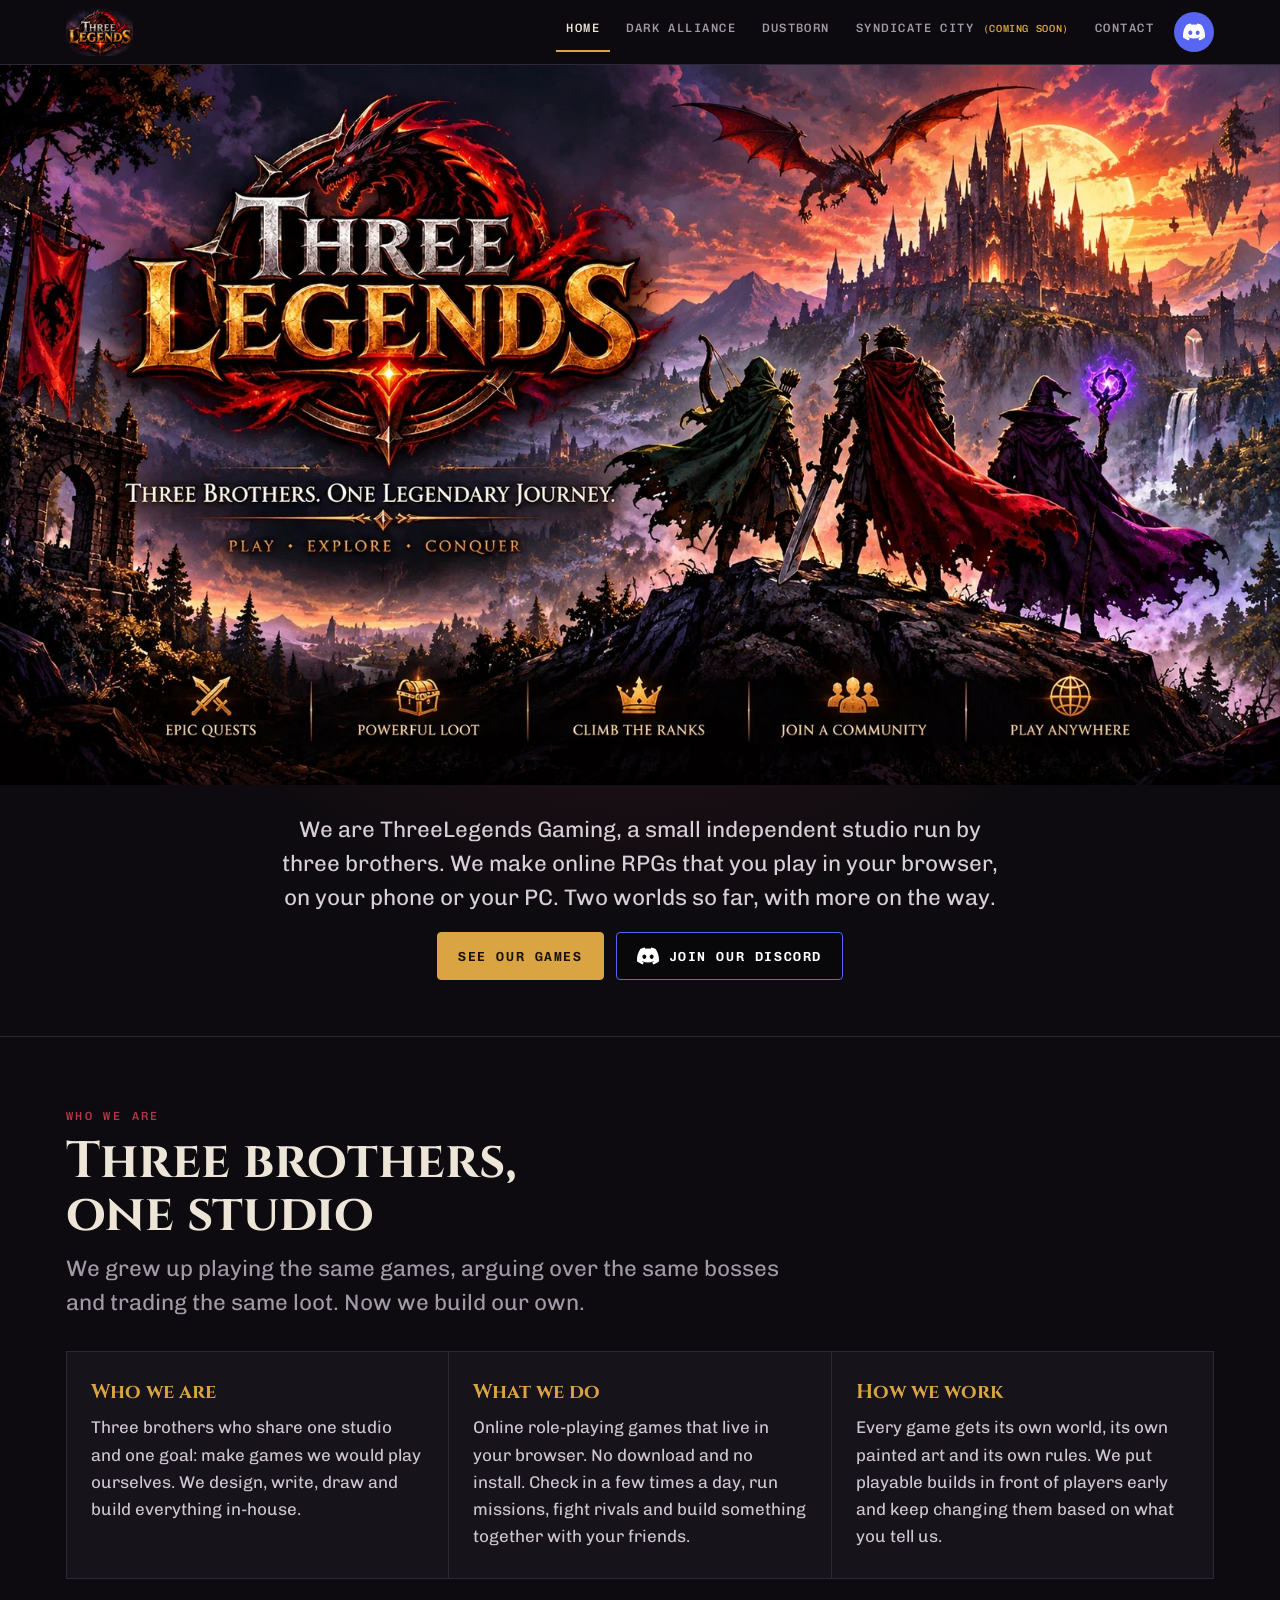
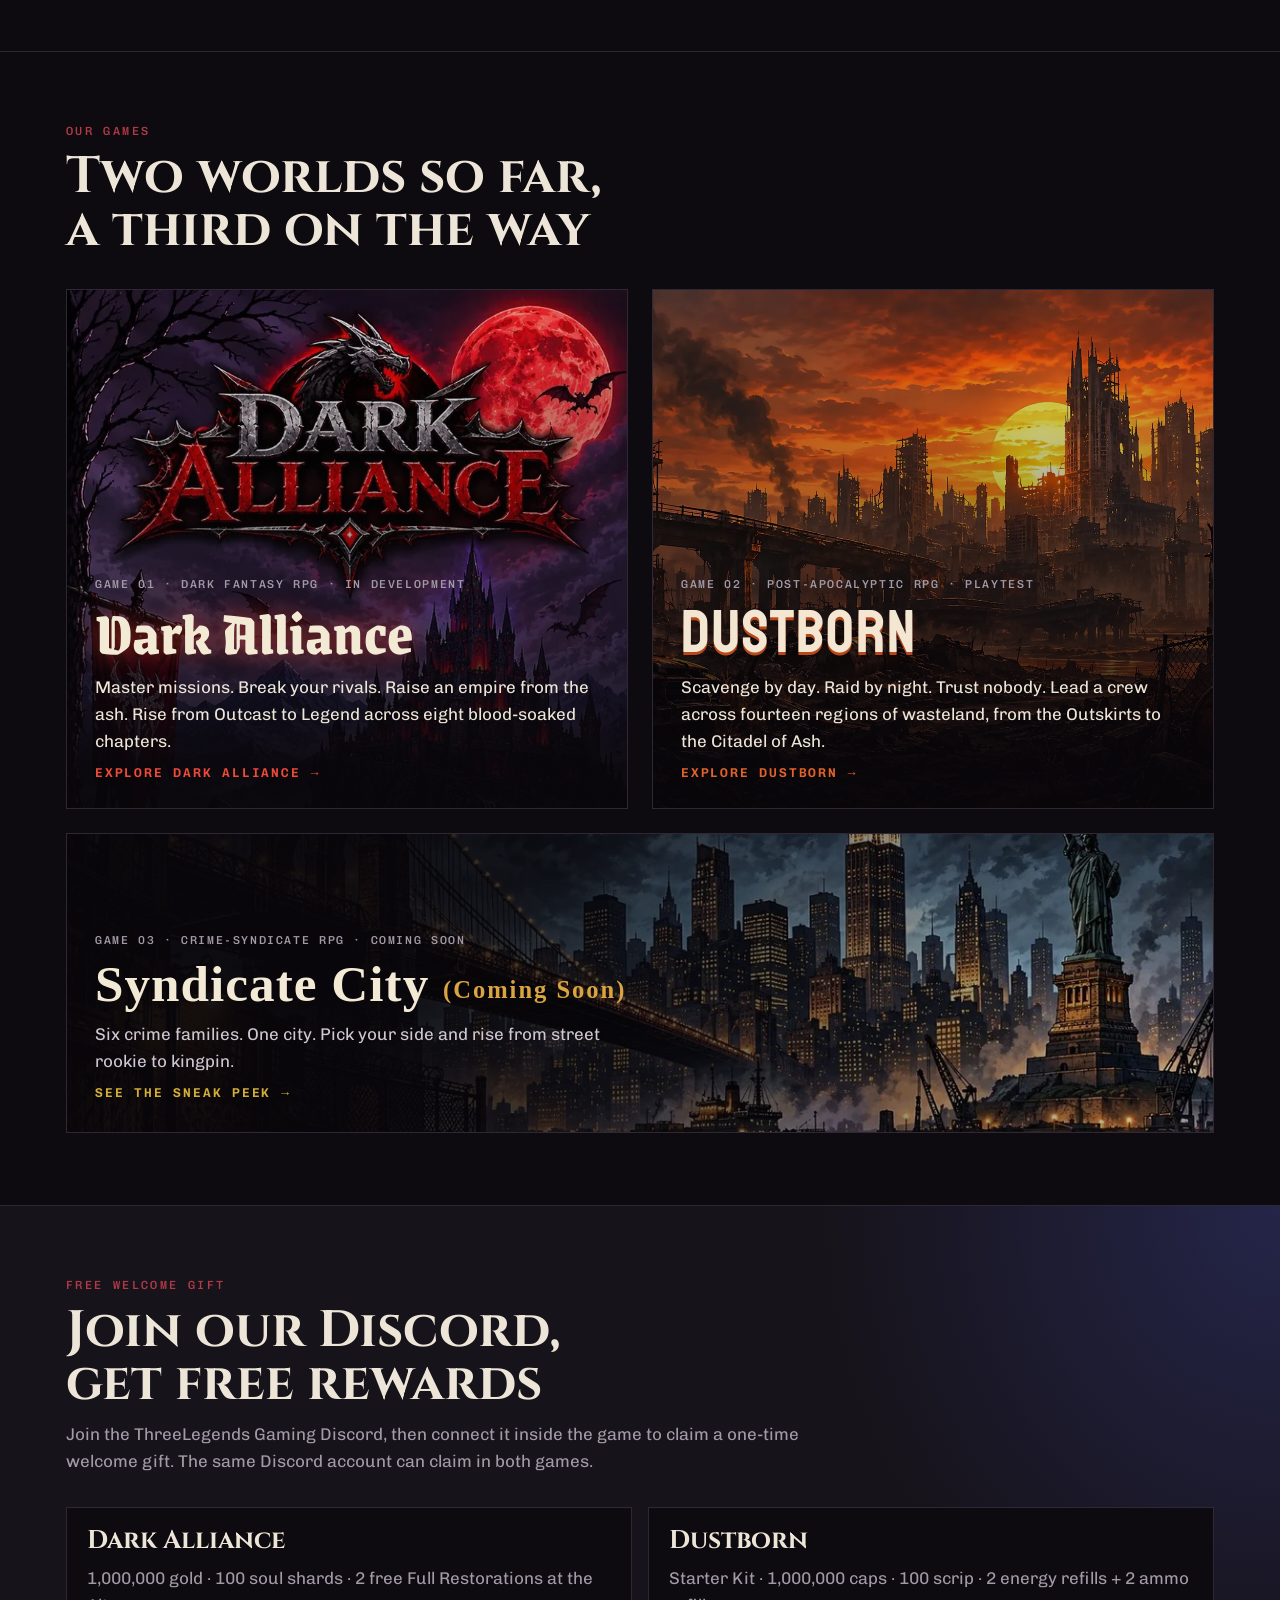
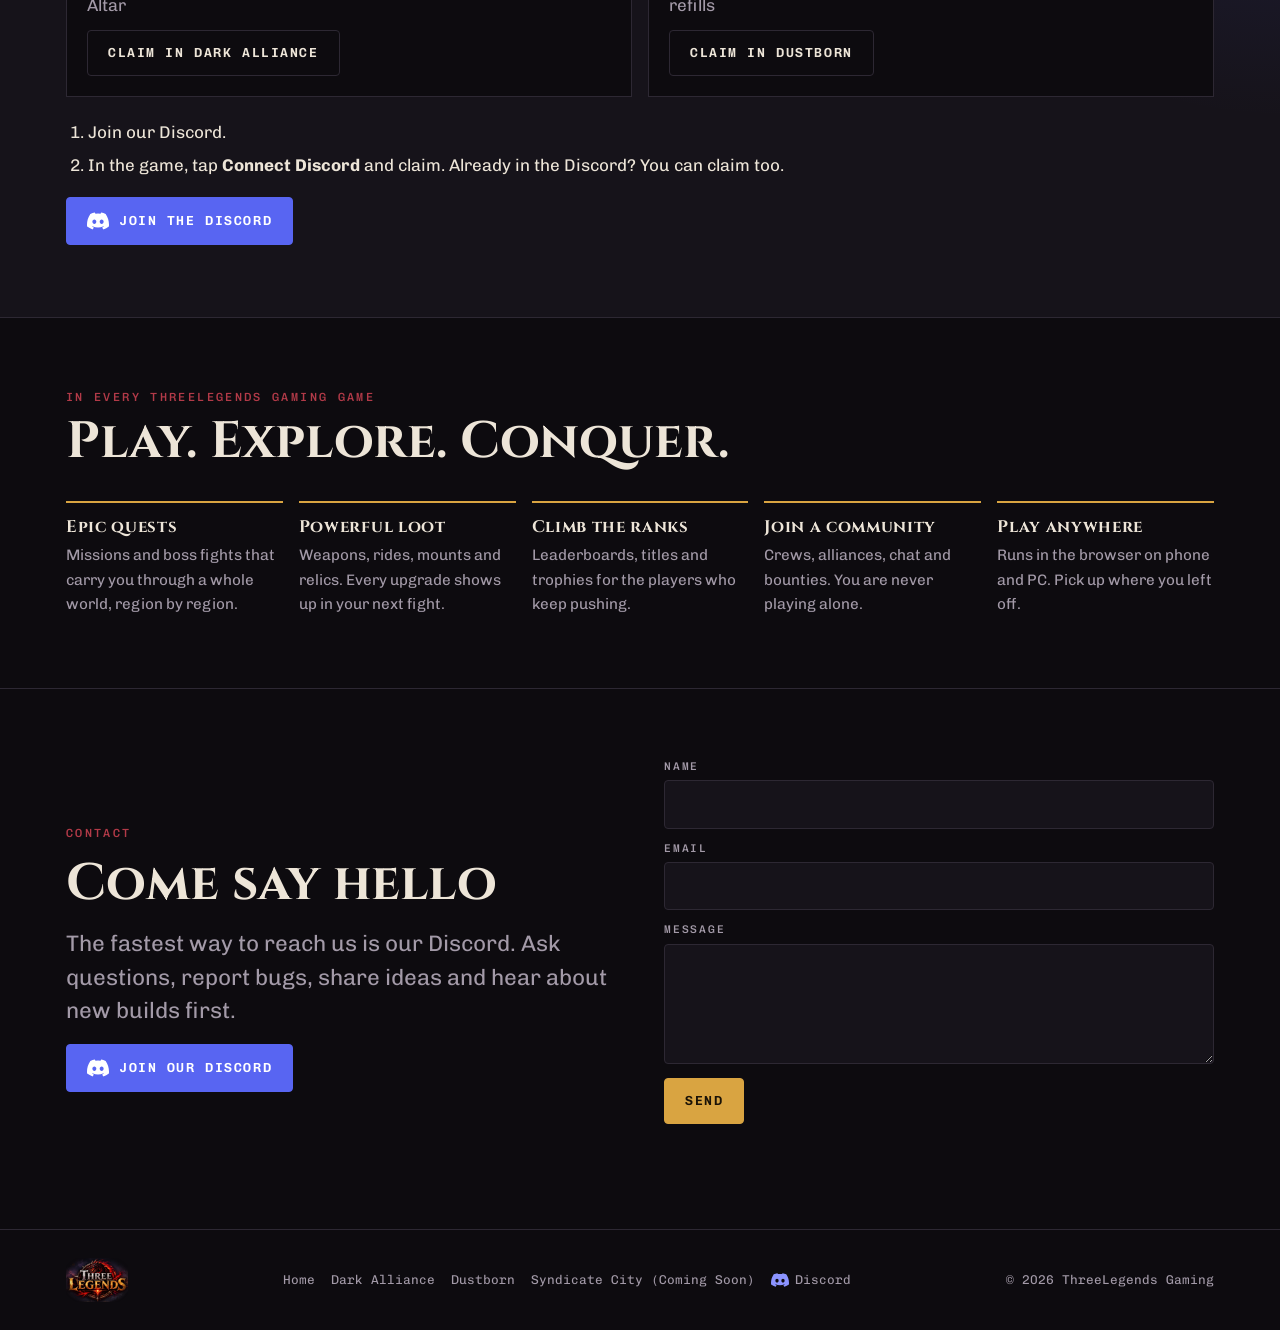
<file: index.html>
<!doctype html>
<html lang="en">
<head>
<meta charset="utf-8">
<meta name="viewport" content="width=device-width, initial-scale=1, viewport-fit=cover">
<title>ThreeLegends Gaming</title>
<meta name="claude:viewport-fit-sides" content="cover">
<meta name="description" content="ThreeLegends Gaming: three brothers making browser RPGs. Home of Dark Alliance and Dustborn.">
<meta name="theme-color" content="#0d0b0f">
<link rel="preconnect" href="https://fonts.googleapis.com">
<link rel="preconnect" href="https://fonts.gstatic.com" crossorigin>
<link rel="stylesheet" href="https://fonts.googleapis.com/css2?family=Cinzel:wght@500;700&family=Chivo:wght@400;600;700&family=Chivo+Mono:wght@400;500;600&family=Staatliches&family=Barlow+Semi+Condensed:wght@400;600;700&family=Grenze+Gotisch:wght@500;700;800&family=Alegreya+Sans:wght@400;500;700;800&display=swap">
<link rel="stylesheet" href="assets/site.css">
<link rel="icon" href="favicon.ico" sizes="any">
<link rel="icon" type="image/png" sizes="64x64" href="assets/favicon-64.png">
<link rel="apple-touch-icon" href="assets/apple-touch-icon.png">
<meta property="og:image" content="assets/three-legends-banner.webp">
</head>
<body class="studio">
<header class="top">
  <div class="wrap">
    <a class="brand" href="index.html" aria-label="ThreeLegends Gaming home"><img src="assets/three-legends-emblem-sm.webp" width="360" height="257" alt="ThreeLegends Gaming"></a>
    <nav aria-label="Main">
      <a href="index.html" aria-current="page" class="hide-sm">Home</a>
      <a href="dark-alliance.html">Dark Alliance</a>
      <a href="dustborn.html">Dustborn</a>
      <a class="nav-soon" href="syndicate-city.html" title="Syndicate City: sneak peek">Syndicate City <small>(Coming Soon)</small></a>
      <a href="index.html#contact" class="hide-sm">Contact</a>
      <a class="discord" href="https://discord.gg/jhuXgywS7g" target="_blank" rel="noopener" aria-label="Join our Discord" title="Join our Discord"><svg viewBox="0 0 24 24" width="20" height="20" aria-hidden="true" fill="currentColor"><path d="M20.317 4.37a19.79 19.79 0 0 0-4.885-1.515.074.074 0 0 0-.079.037c-.21.375-.444.864-.608 1.25a18.27 18.27 0 0 0-5.487 0 12.64 12.64 0 0 0-.617-1.25.077.077 0 0 0-.079-.037A19.74 19.74 0 0 0 3.677 4.37a.07.07 0 0 0-.032.027C.533 9.046-.32 13.58.099 18.057a.082.082 0 0 0 .031.057 19.9 19.9 0 0 0 5.993 3.03.078.078 0 0 0 .084-.028c.462-.63.874-1.295 1.226-1.994a.076.076 0 0 0-.041-.106 13.1 13.1 0 0 1-1.872-.892.077.077 0 0 1-.008-.128c.126-.094.252-.192.372-.291a.074.074 0 0 1 .077-.01c3.928 1.793 8.18 1.793 12.062 0a.074.074 0 0 1 .078.01c.12.098.246.198.373.292a.077.077 0 0 1-.006.127 12.3 12.3 0 0 1-1.873.892.077.077 0 0 0-.041.107c.36.698.772 1.362 1.225 1.993a.076.076 0 0 0 .084.028 19.84 19.84 0 0 0 6.002-3.03.077.077 0 0 0 .032-.054c.5-5.177-.838-9.674-3.549-13.66a.061.061 0 0 0-.031-.03zM8.02 15.33c-1.183 0-2.157-1.085-2.157-2.419 0-1.333.956-2.419 2.157-2.419 1.21 0 2.176 1.096 2.157 2.42 0 1.333-.956 2.418-2.157 2.418zm7.975 0c-1.183 0-2.157-1.085-2.157-2.419 0-1.333.955-2.419 2.157-2.419 1.21 0 2.176 1.096 2.157 2.42 0 1.333-.946 2.418-2.157 2.418z"/></svg></a>
    </nav>
  </div>
</header>

<main id="home">
  <section class="crest" aria-label="ThreeLegends Gaming">
    <img class="banner" src="assets/three-legends-banner.webp" srcset="assets/three-legends-banner-sm.webp 1000w, assets/three-legends-banner.webp 1672w" sizes="(max-width: 1672px) 100vw, 1672px" width="1672" height="941" alt="ThreeLegends Gaming: Three brothers. One legendary journey. An archer, a knight and a wizard look out over a castle under a blood-red sky, with a dragon overhead. Play, explore, conquer.">
    <div class="wrap">
      <p class="lead">We are ThreeLegends Gaming, a small independent studio run by three brothers. We make online RPGs that you play in your browser, on your phone or your PC. Two worlds so far, with more on the way.</p>
      <div class="btns" style="justify-content:center">
        <a class="btn" href="#games">See our games</a>
        <a class="btn ghost discord-btn" href="https://discord.gg/jhuXgywS7g" target="_blank" rel="noopener"><svg viewBox="0 0 24 24" width="20" height="20" aria-hidden="true" fill="currentColor"><path d="M20.317 4.37a19.79 19.79 0 0 0-4.885-1.515.074.074 0 0 0-.079.037c-.21.375-.444.864-.608 1.25a18.27 18.27 0 0 0-5.487 0 12.64 12.64 0 0 0-.617-1.25.077.077 0 0 0-.079-.037A19.74 19.74 0 0 0 3.677 4.37a.07.07 0 0 0-.032.027C.533 9.046-.32 13.58.099 18.057a.082.082 0 0 0 .031.057 19.9 19.9 0 0 0 5.993 3.03.078.078 0 0 0 .084-.028c.462-.63.874-1.295 1.226-1.994a.076.076 0 0 0-.041-.106 13.1 13.1 0 0 1-1.872-.892.077.077 0 0 1-.008-.128c.126-.094.252-.192.372-.291a.074.074 0 0 1 .077-.01c3.928 1.793 8.18 1.793 12.062 0a.074.074 0 0 1 .078.01c.12.098.246.198.373.292a.077.077 0 0 1-.006.127 12.3 12.3 0 0 1-1.873.892.077.077 0 0 0-.041.107c.36.698.772 1.362 1.225 1.993a.076.076 0 0 0 .084.028 19.84 19.84 0 0 0 6.002-3.03.077.077 0 0 0 .032-.054c.5-5.177-.838-9.674-3.549-13.66a.061.061 0 0 0-.031-.03zM8.02 15.33c-1.183 0-2.157-1.085-2.157-2.419 0-1.333.956-2.419 2.157-2.419 1.21 0 2.176 1.096 2.157 2.42 0 1.333-.956 2.418-2.157 2.418zm7.975 0c-1.183 0-2.157-1.085-2.157-2.419 0-1.333.955-2.419 2.157-2.419 1.21 0 2.176 1.096 2.157 2.42 0 1.333-.946 2.418-2.157 2.418z"/></svg><span>Join our Discord</span></a>
      </div>
    </div>
  </section>

  <section class="band" id="about" aria-labelledby="about-title">
    <div class="wrap">
      <div class="head">
        <p class="eyebrow">Who we are</p>
        <h2 id="about-title">Three brothers, one studio</h2>
        <p class="lead muted">We grew up playing the same games, arguing over the same bosses and trading the same loot. Now we build our own.</p>
      </div>
      <div class="who">
        <div><h3>Who we are</h3><p>Three brothers who share one studio and one goal: make games we would play ourselves. We design, write, draw and build everything in-house.</p></div>
        <div><h3>What we do</h3><p>Online role-playing games that live in your browser. No download and no install. Check in a few times a day, run missions, fight rivals and build something together with your friends.</p></div>
        <div><h3>How we work</h3><p>Every game gets its own world, its own painted art and its own rules. We put playable builds in front of players early and keep changing them based on what you tell us.</p></div>
      </div>
    </div>
  </section>

  <section class="band" id="games" aria-labelledby="games-title">
    <div class="wrap">
      <div class="head">
        <p class="eyebrow">Our games</p>
        <h2 id="games-title">Two worlds so far, a third on the way</h2>
      </div>
      <div class="games">
        <a class="gcard dark" href="dark-alliance.html">
          <img src="assets/dark-alliance/hero.webp" alt="" loading="lazy" style="object-position:center top">
          <div class="gbody">
            <p class="meta">Game 01 · Dark fantasy RPG · In development</p>
            <h3>Dark Alliance</h3>
            <p>Master missions. Break your rivals. Raise an empire from the ash. Rise from Outcast to Legend across eight blood-soaked chapters.</p>
            <span class="go">Explore Dark Alliance</span>
          </div>
        </a>
        <a class="gcard dust" href="dustborn.html">
          <img src="assets/dustborn/hero.webp" alt="" loading="lazy">
          <div class="gbody">
            <p class="meta">Game 02 · Post-apocalyptic RPG · Playtest</p>
            <h3>Dustborn</h3>
            <p>Scavenge by day. Raid by night. Trust nobody. Lead a crew across fourteen regions of wasteland, from the Outskirts to the Citadel of Ash.</p>
            <span class="go">Explore Dustborn</span>
          </div>
        </a>
        <a class="gcard soon sc" id="syndicate-city" href="syndicate-city.html">
          <img src="assets/syndicate-city/sky_newyork.webp" alt="" loading="lazy">
          <div class="gbody">
            <p class="meta">Game 03 · Crime-syndicate RPG · Coming soon</p>
            <h3>Syndicate City <span class="soon-tag">(Coming Soon)</span></h3>
            <p>Six crime families. One city. Pick your side and rise from street rookie to kingpin.</p>
            <span class="go">See the sneak peek</span>
          </div>
        </a>
      </div>
    </div>
  </section>


  <section class="band rewards" id="discord-rewards" aria-labelledby="rw-title">
    <div class="wrap">
      <div class="head"><p class="eyebrow">Free welcome gift</p><h2 id="rw-title">Join our Discord, get free rewards</h2><p class="muted">Join the ThreeLegends Gaming Discord, then connect it inside the game to claim a one-time welcome gift. The same Discord account can claim in both games.</p></div>
      <div class="rw-games"><div class="rw-game"><h3>Dark Alliance</h3><p>1,000,000 gold · 100 soul shards · 2 free Full Restorations at the Altar</p><a class="btn ghost" href="https://darkalliance.threelegendsgaming.com/?discord-reward" target="_blank" rel="noopener">Claim in Dark Alliance</a></div><div class="rw-game"><h3>Dustborn</h3><p>Starter Kit · 1,000,000 caps · 100 scrip · 2 energy refills + 2 ammo refills</p><a class="btn ghost" href="https://dustborn.threelegendsgaming.com/#/discord-reward" target="_blank" rel="noopener">Claim in Dustborn</a></div></div>
      <ol class="rw-steps"><li>Join our Discord.</li><li>In the game, tap <b>Connect Discord</b> and claim. Already in the Discord? You can claim too.</li></ol>
      <div class="btns"><a class="btn discord-btn" href="https://discord.gg/jhuXgywS7g" target="_blank" rel="noopener"><svg viewBox="0 0 24 24" width="20" height="20" aria-hidden="true" fill="currentColor"><path d="M20.317 4.37a19.79 19.79 0 0 0-4.885-1.515.074.074 0 0 0-.079.037c-.21.375-.444.864-.608 1.25a18.27 18.27 0 0 0-5.487 0 12.64 12.64 0 0 0-.617-1.25.077.077 0 0 0-.079-.037A19.74 19.74 0 0 0 3.677 4.37a.07.07 0 0 0-.032.027C.533 9.046-.32 13.58.099 18.057a.082.082 0 0 0 .031.057 19.9 19.9 0 0 0 5.993 3.03.078.078 0 0 0 .084-.028c.462-.63.874-1.295 1.226-1.994a.076.076 0 0 0-.041-.106 13.1 13.1 0 0 1-1.872-.892.077.077 0 0 1-.008-.128c.126-.094.252-.192.372-.291a.074.074 0 0 1 .077-.01c3.928 1.793 8.18 1.793 12.062 0a.074.074 0 0 1 .078.01c.12.098.246.198.373.292a.077.077 0 0 1-.006.127 12.3 12.3 0 0 1-1.873.892.077.077 0 0 0-.041.107c.36.698.772 1.362 1.225 1.993a.076.076 0 0 0 .084.028 19.84 19.84 0 0 0 6.002-3.03.077.077 0 0 0 .032-.054c.5-5.177-.838-9.674-3.549-13.66a.061.061 0 0 0-.031-.03zM8.02 15.33c-1.183 0-2.157-1.085-2.157-2.419 0-1.333.956-2.419 2.157-2.419 1.21 0 2.176 1.096 2.157 2.42 0 1.333-.956 2.418-2.157 2.418zm7.975 0c-1.183 0-2.157-1.085-2.157-2.419 0-1.333.955-2.419 2.157-2.419 1.21 0 2.176 1.096 2.157 2.42 0 1.333-.946 2.418-2.157 2.418z"/></svg><span>Join the Discord</span></a></div>
    </div>
  </section>

  <section class="band" aria-labelledby="pillars-title">
    <div class="wrap">
      <div class="head">
        <p class="eyebrow">In every ThreeLegends Gaming game</p>
        <h2 id="pillars-title">Play. Explore. Conquer.</h2>
      </div>
      <ul class="pillars">
        <li><b>Epic quests</b><span>Missions and boss fights that carry you through a whole world, region by region.</span></li>
        <li><b>Powerful loot</b><span>Weapons, rides, mounts and relics. Every upgrade shows up in your next fight.</span></li>
        <li><b>Climb the ranks</b><span>Leaderboards, titles and trophies for the players who keep pushing.</span></li>
        <li><b>Join a community</b><span>Crews, alliances, chat and bounties. You are never playing alone.</span></li>
        <li><b>Play anywhere</b><span>Runs in the browser on phone and PC. Pick up where you left off.</span></li>
      </ul>
    </div>
  </section>

  <section class="band" id="contact" aria-labelledby="contact-title">
    <div class="wrap split">
      <div class="stack">
        <p class="eyebrow">Contact</p>
        <h2 id="contact-title" style="font-family:var(--f-display);font-size:clamp(2rem,4.4vw,3.2rem)">Come say hello</h2>
        <p class="lead muted">The fastest way to reach us is our Discord. Ask questions, report bugs, share ideas and hear about new builds first.</p>
        <div class="btns"><a class="btn discord-btn" href="https://discord.gg/jhuXgywS7g" target="_blank" rel="noopener"><svg viewBox="0 0 24 24" width="20" height="20" aria-hidden="true" fill="currentColor"><path d="M20.317 4.37a19.79 19.79 0 0 0-4.885-1.515.074.074 0 0 0-.079.037c-.21.375-.444.864-.608 1.25a18.27 18.27 0 0 0-5.487 0 12.64 12.64 0 0 0-.617-1.25.077.077 0 0 0-.079-.037A19.74 19.74 0 0 0 3.677 4.37a.07.07 0 0 0-.032.027C.533 9.046-.32 13.58.099 18.057a.082.082 0 0 0 .031.057 19.9 19.9 0 0 0 5.993 3.03.078.078 0 0 0 .084-.028c.462-.63.874-1.295 1.226-1.994a.076.076 0 0 0-.041-.106 13.1 13.1 0 0 1-1.872-.892.077.077 0 0 1-.008-.128c.126-.094.252-.192.372-.291a.074.074 0 0 1 .077-.01c3.928 1.793 8.18 1.793 12.062 0a.074.074 0 0 1 .078.01c.12.098.246.198.373.292a.077.077 0 0 1-.006.127 12.3 12.3 0 0 1-1.873.892.077.077 0 0 0-.041.107c.36.698.772 1.362 1.225 1.993a.076.076 0 0 0 .084.028 19.84 19.84 0 0 0 6.002-3.03.077.077 0 0 0 .032-.054c.5-5.177-.838-9.674-3.549-13.66a.061.061 0 0 0-.031-.03zM8.02 15.33c-1.183 0-2.157-1.085-2.157-2.419 0-1.333.956-2.419 2.157-2.419 1.21 0 2.176 1.096 2.157 2.42 0 1.333-.956 2.418-2.157 2.418zm7.975 0c-1.183 0-2.157-1.085-2.157-2.419 0-1.333.955-2.419 2.157-2.419 1.21 0 2.176 1.096 2.157 2.42 0 1.333-.946 2.418-2.157 2.418z"/></svg><span>Join our Discord</span></a></div>
      </div>
      <form id="contact-form" novalidate>
        <label for="c-name">Name<input id="c-name" name="name" autocomplete="name"></label>
        <label for="c-email">Email<input id="c-email" name="email" type="email" autocomplete="email" required></label>
        <label for="c-msg">Message<textarea id="c-msg" name="message"></textarea></label>
        <button class="btn" type="submit">Send</button>
        <p class="note" id="contact-note" role="status"></p>
      </form>
    </div>
  </section>
</main>
<footer>
  <div class="wrap">
    <a href="index.html"><img src="assets/three-legends-emblem-sm.webp" width="360" height="257" alt="ThreeLegends Gaming"></a>
    <nav aria-label="Footer">
      <a href="index.html">Home</a>
      <a href="dark-alliance.html">Dark Alliance</a>
      <a href="dustborn.html">Dustborn</a>
      <a href="syndicate-city.html">Syndicate City (Coming Soon)</a>
      <a href="https://discord.gg/jhuXgywS7g" target="_blank" rel="noopener" class="fdiscord"><svg viewBox="0 0 24 24" width="20" height="20" aria-hidden="true" fill="currentColor"><path d="M20.317 4.37a19.79 19.79 0 0 0-4.885-1.515.074.074 0 0 0-.079.037c-.21.375-.444.864-.608 1.25a18.27 18.27 0 0 0-5.487 0 12.64 12.64 0 0 0-.617-1.25.077.077 0 0 0-.079-.037A19.74 19.74 0 0 0 3.677 4.37a.07.07 0 0 0-.032.027C.533 9.046-.32 13.58.099 18.057a.082.082 0 0 0 .031.057 19.9 19.9 0 0 0 5.993 3.03.078.078 0 0 0 .084-.028c.462-.63.874-1.295 1.226-1.994a.076.076 0 0 0-.041-.106 13.1 13.1 0 0 1-1.872-.892.077.077 0 0 1-.008-.128c.126-.094.252-.192.372-.291a.074.074 0 0 1 .077-.01c3.928 1.793 8.18 1.793 12.062 0a.074.074 0 0 1 .078.01c.12.098.246.198.373.292a.077.077 0 0 1-.006.127 12.3 12.3 0 0 1-1.873.892.077.077 0 0 0-.041.107c.36.698.772 1.362 1.225 1.993a.076.076 0 0 0 .084.028 19.84 19.84 0 0 0 6.002-3.03.077.077 0 0 0 .032-.054c.5-5.177-.838-9.674-3.549-13.66a.061.061 0 0 0-.031-.03zM8.02 15.33c-1.183 0-2.157-1.085-2.157-2.419 0-1.333.956-2.419 2.157-2.419 1.21 0 2.176 1.096 2.157 2.42 0 1.333-.956 2.418-2.157 2.418zm7.975 0c-1.183 0-2.157-1.085-2.157-2.419 0-1.333.955-2.419 2.157-2.419 1.21 0 2.176 1.096 2.157 2.42 0 1.333-.946 2.418-2.157 2.418z"/></svg><span>Discord</span></a>
    </nav>
    <span>© <span id="yr">2026</span> ThreeLegends Gaming</span>
  </div>
</footer>
<script src="assets/site.js"></script>
<script src="assets/store.js"></script>
</body>
</html>
</file>
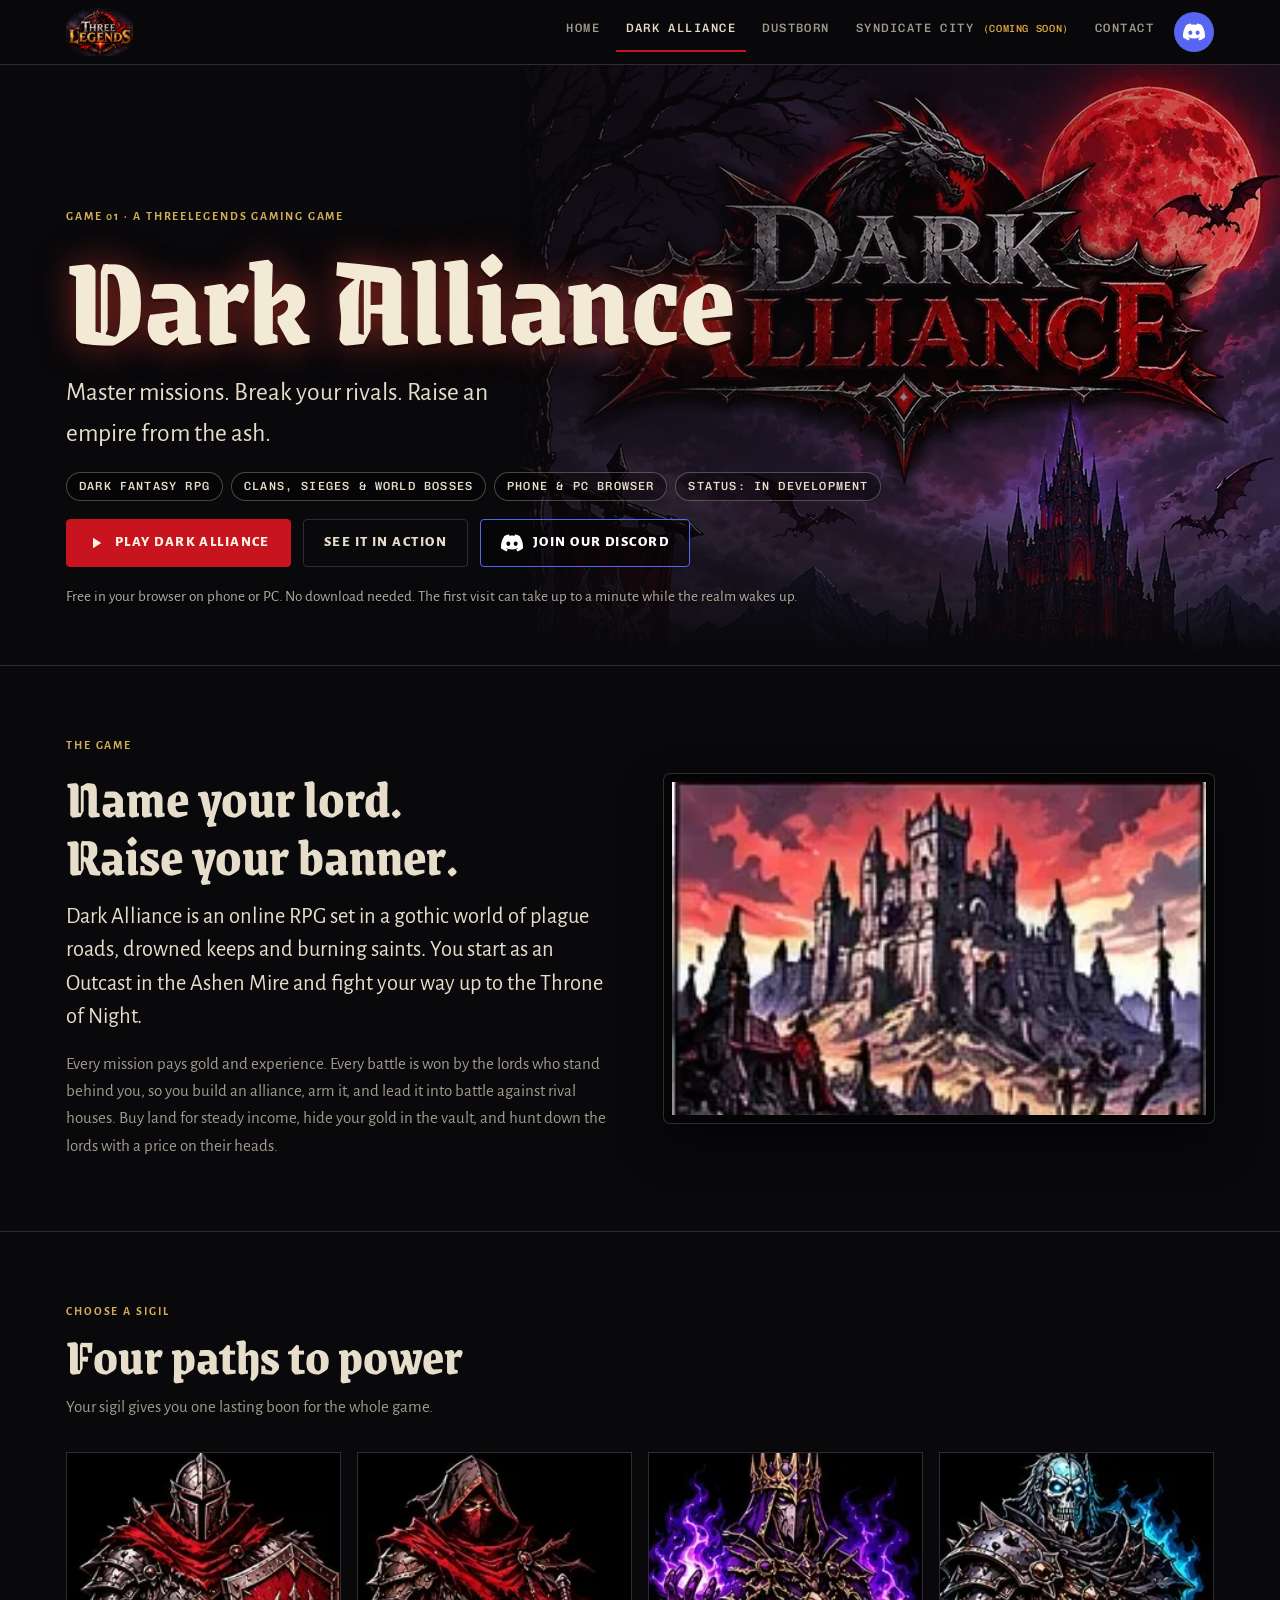
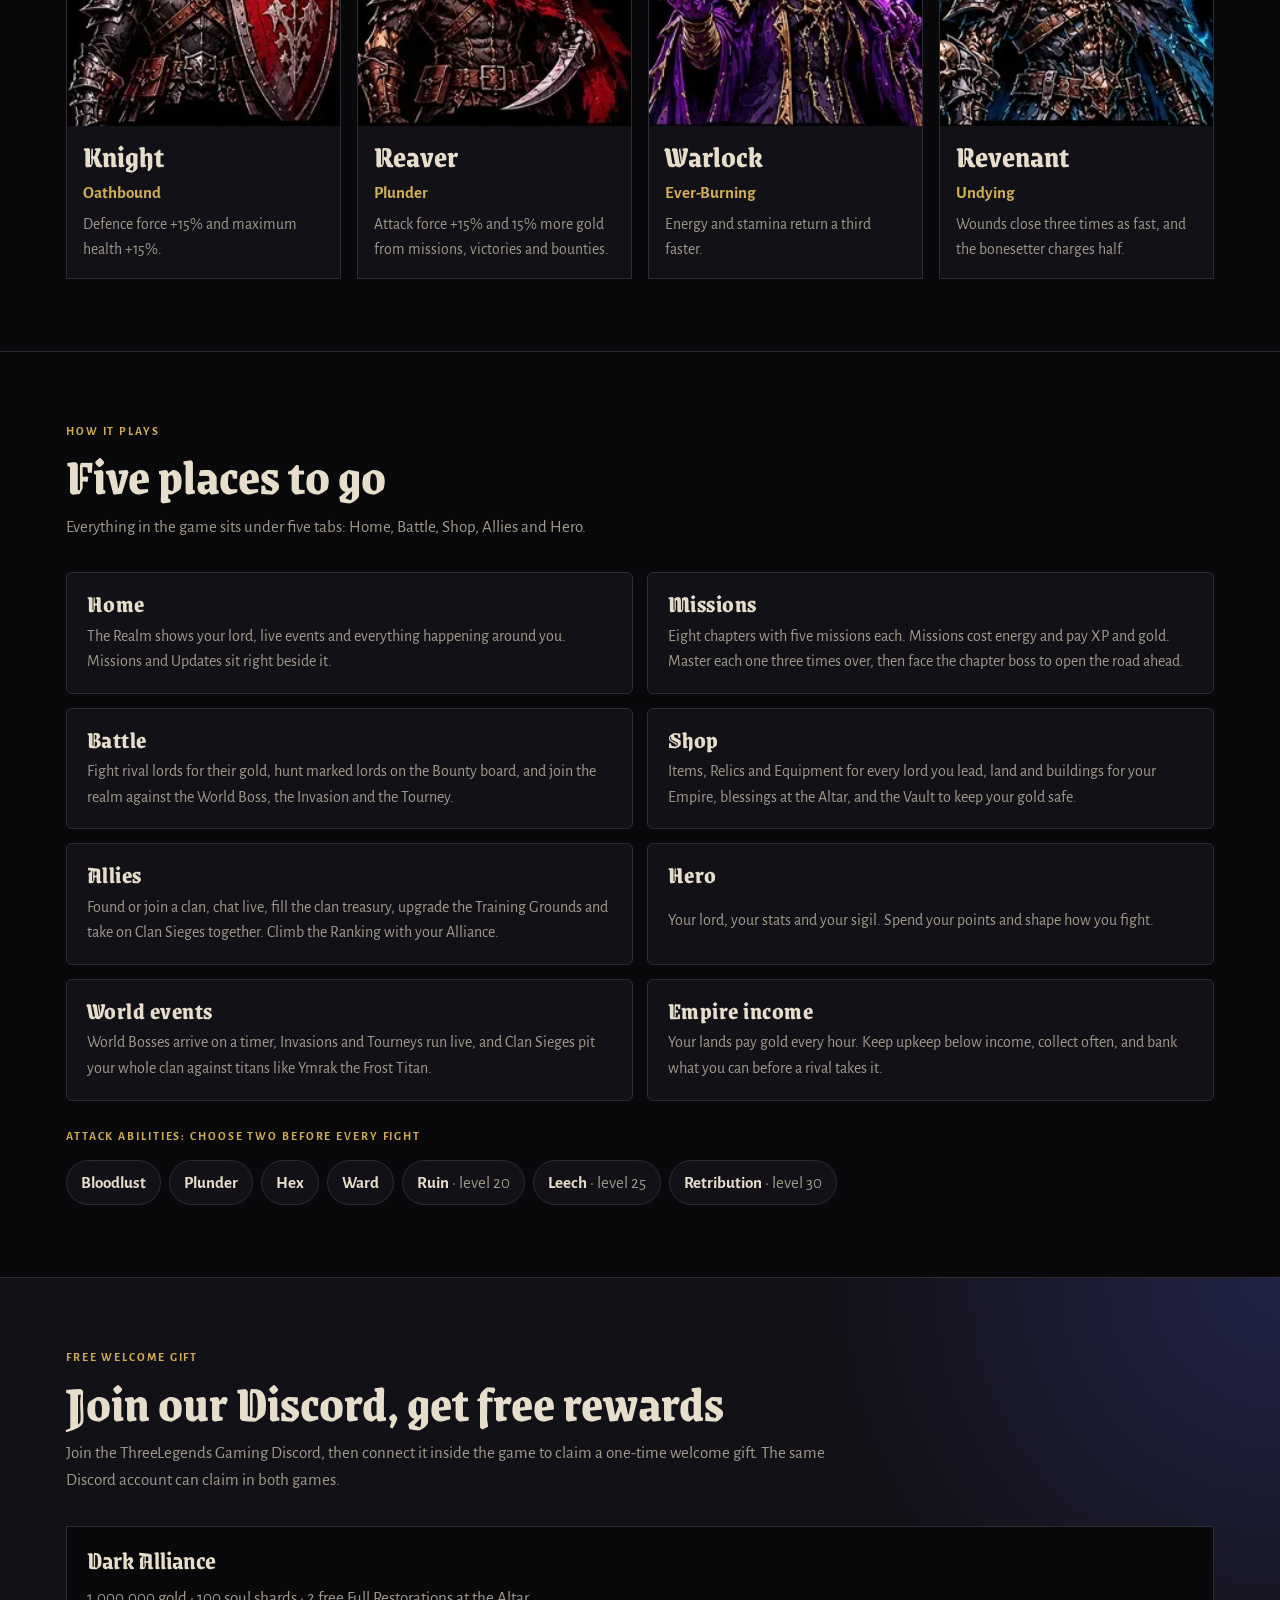
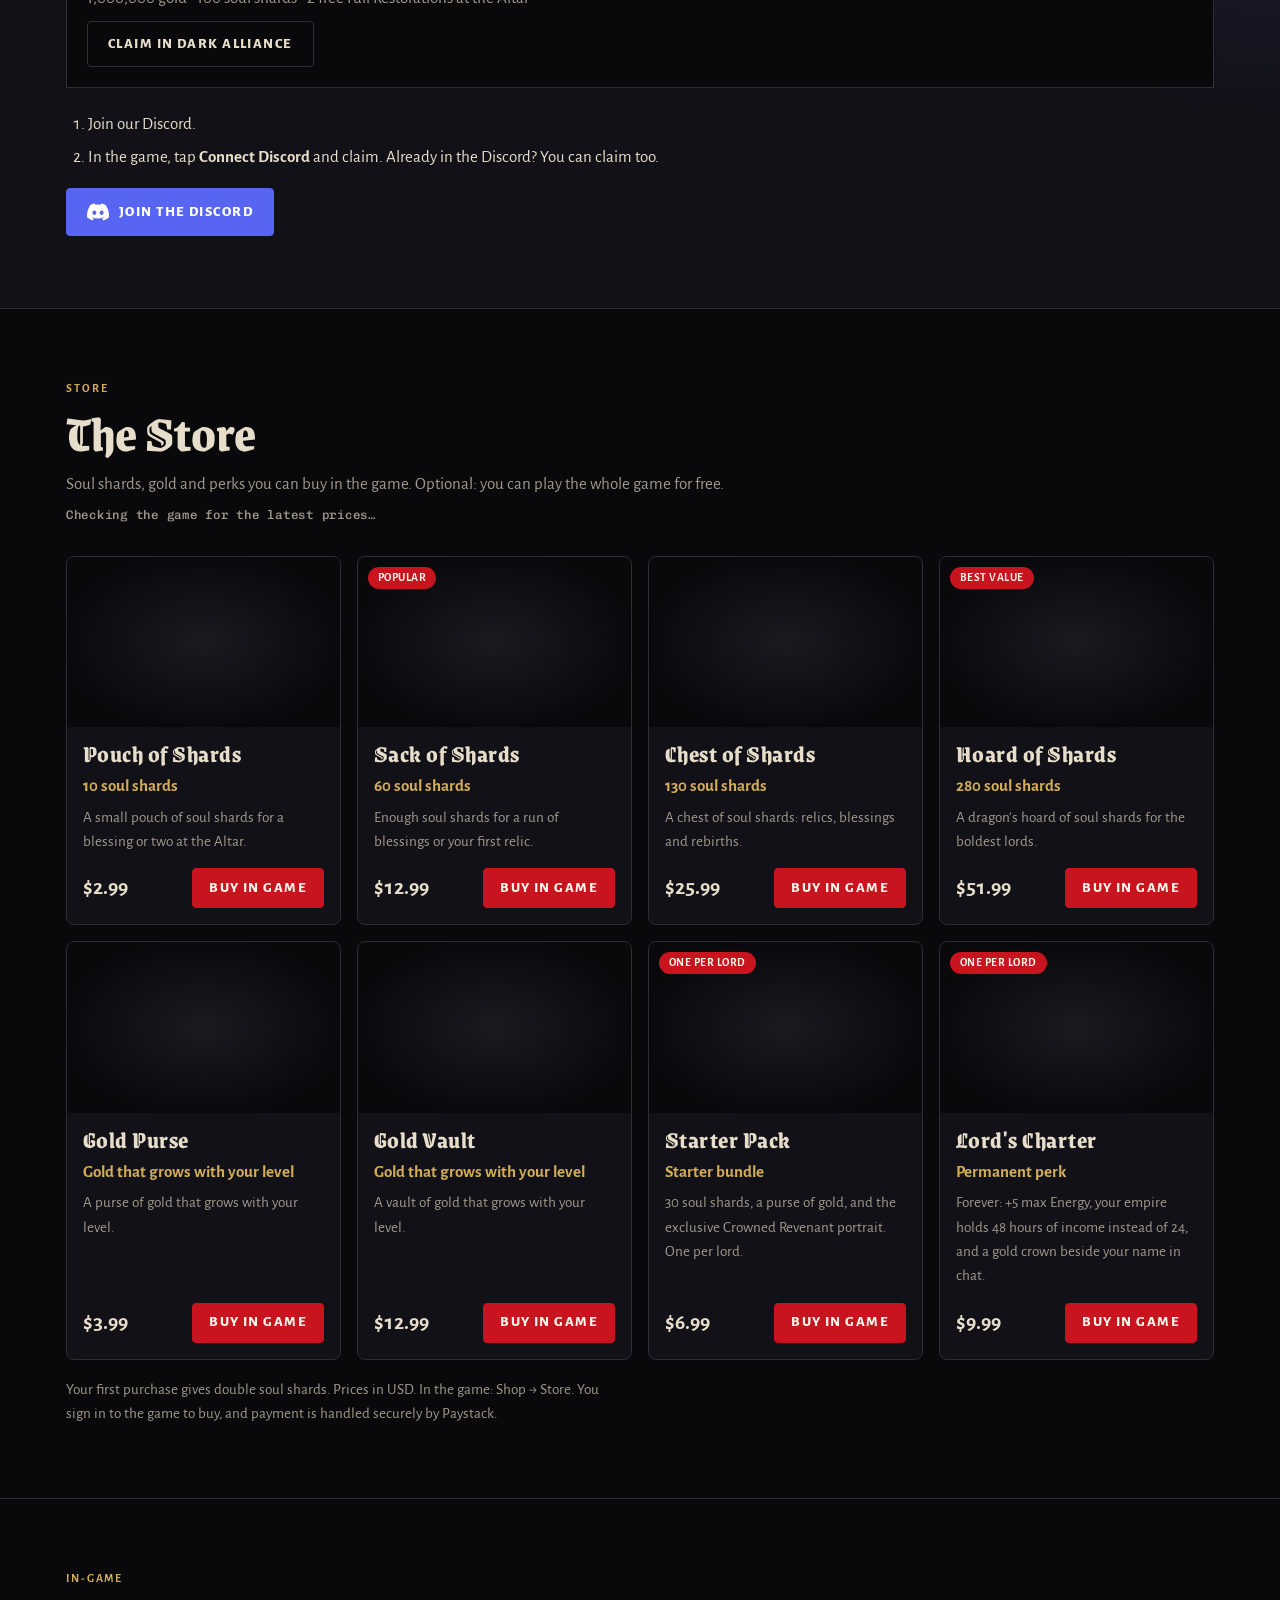
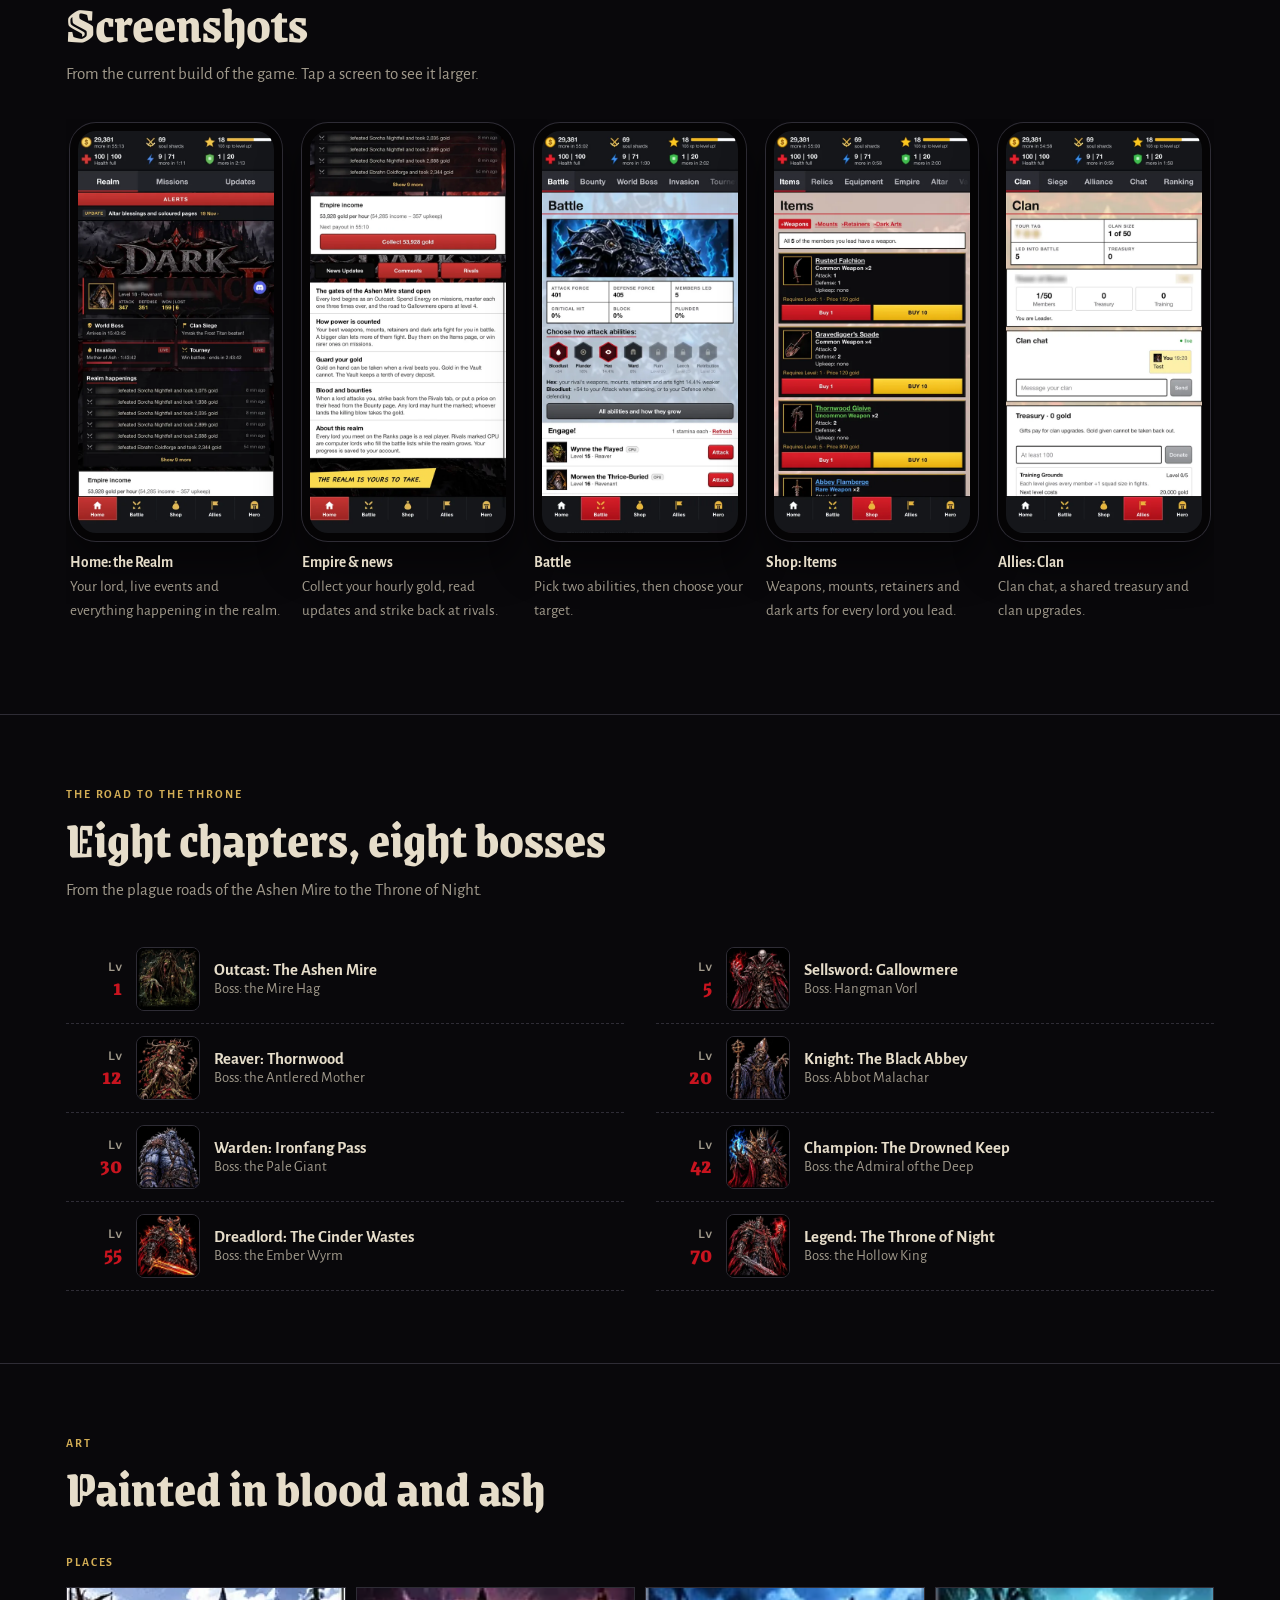
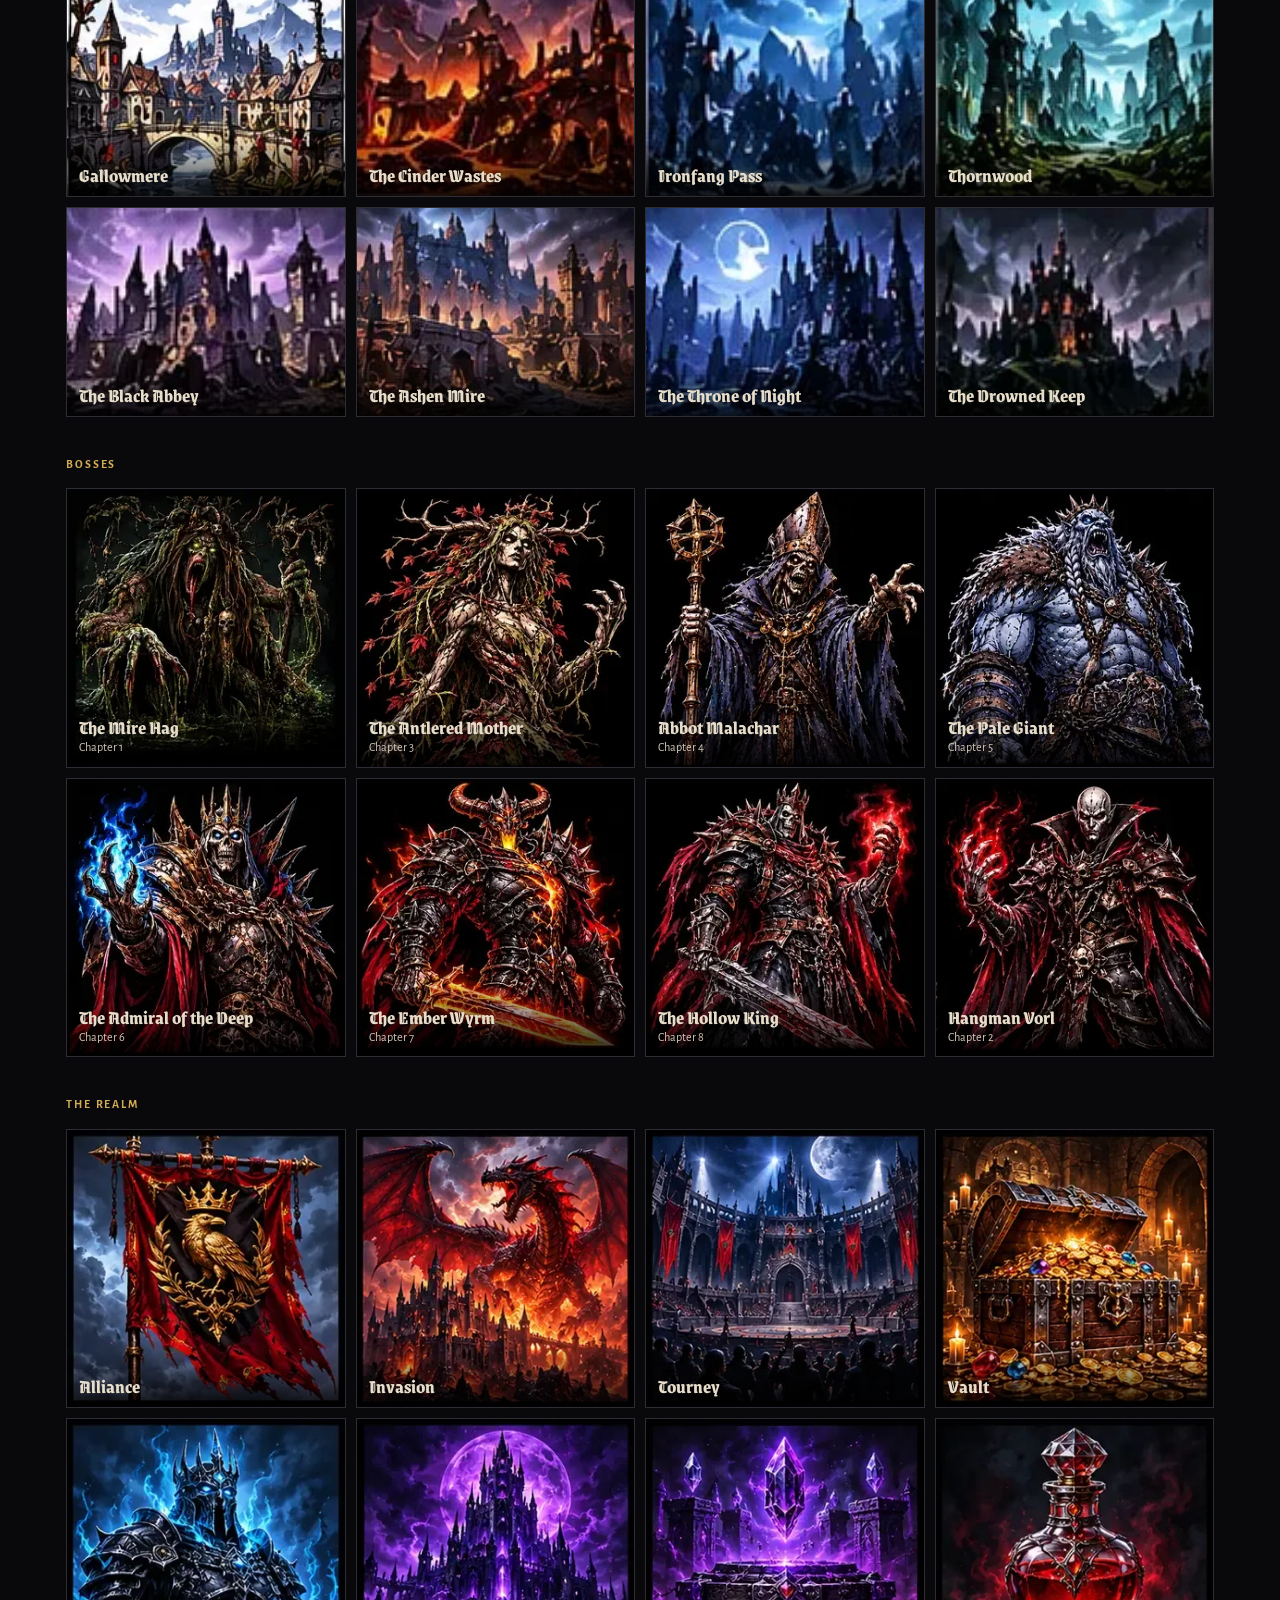
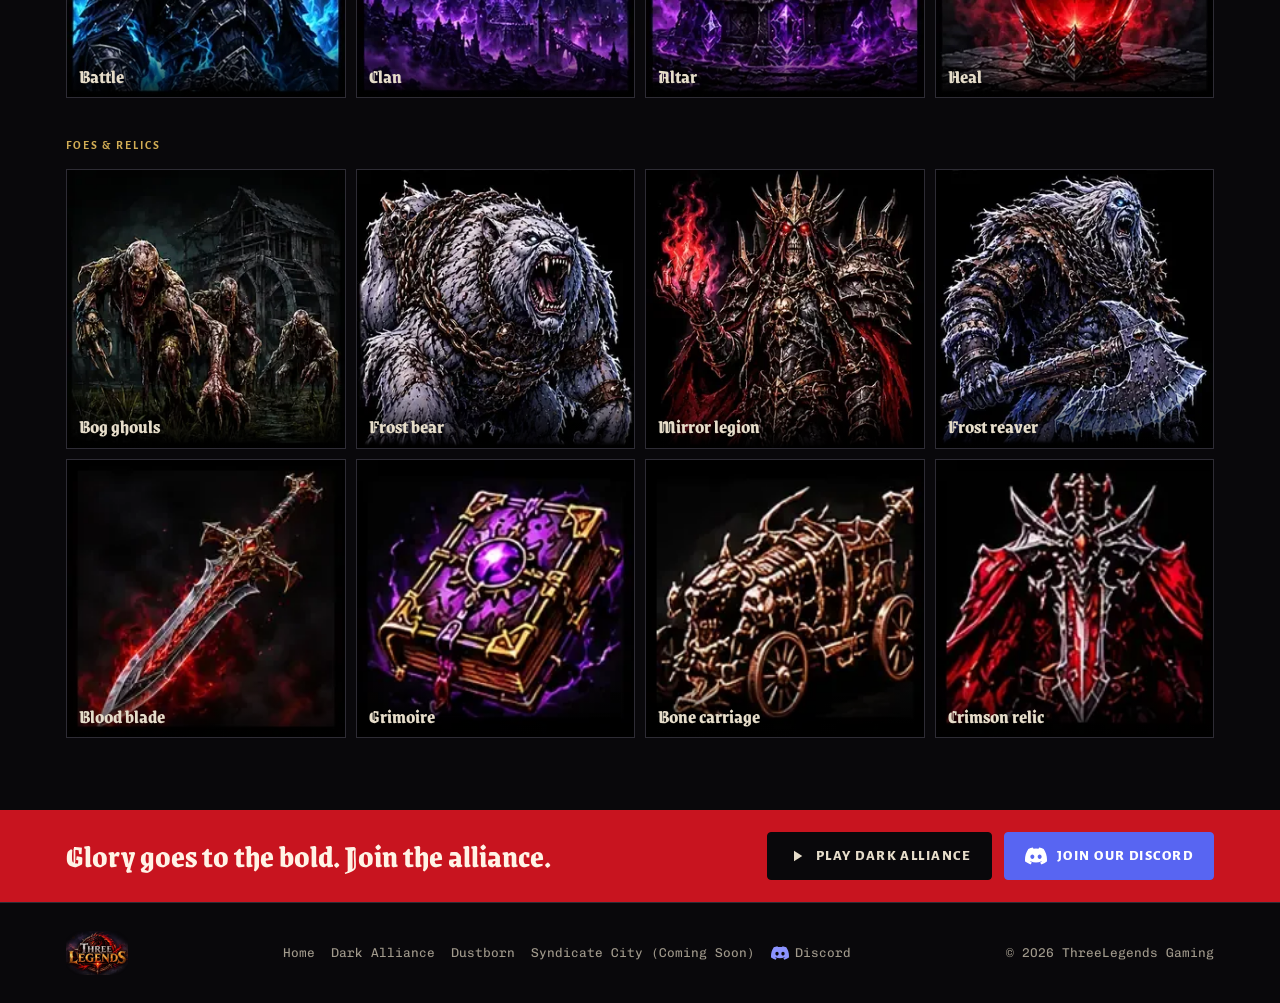
<file: dark-alliance.html>
<!doctype html>
<html lang="en">
<head>
<meta charset="utf-8">
<meta name="viewport" content="width=device-width, initial-scale=1, viewport-fit=cover">
<title>Dark Alliance · ThreeLegends Gaming</title>
<meta name="claude:viewport-fit-sides" content="cover">
<meta name="description" content="Dark Alliance: a dark fantasy online RPG by ThreeLegends Gaming. Master missions. Break your rivals. Raise an empire from the ash.">
<meta name="theme-color" content="#0d0b0f">
<link rel="preconnect" href="https://fonts.googleapis.com">
<link rel="preconnect" href="https://fonts.gstatic.com" crossorigin>
<link rel="stylesheet" href="https://fonts.googleapis.com/css2?family=Cinzel:wght@500;700&family=Chivo:wght@400;600;700&family=Chivo+Mono:wght@400;500;600&family=Grenze+Gotisch:wght@500;700;800&family=Alegreya+Sans:wght@400;500;700;800&display=swap">
<link rel="stylesheet" href="assets/site.css">
<link rel="icon" href="favicon.ico" sizes="any">
<link rel="icon" type="image/png" sizes="64x64" href="assets/favicon-64.png">
<link rel="apple-touch-icon" href="assets/apple-touch-icon.png">
<meta property="og:image" content="assets/three-legends-banner.webp">
</head>
<body class="da">
<header class="top">
  <div class="wrap">
    <a class="brand" href="index.html" aria-label="ThreeLegends Gaming home"><img src="assets/three-legends-emblem-sm.webp" width="360" height="257" alt="ThreeLegends Gaming"></a>
    <nav aria-label="Main">
      <a href="index.html" class="hide-sm">Home</a>
      <a href="dark-alliance.html" aria-current="page">Dark Alliance</a>
      <a href="dustborn.html">Dustborn</a>
      <a class="nav-soon" href="syndicate-city.html" title="Syndicate City: sneak peek">Syndicate City <small>(Coming Soon)</small></a>
      <a href="index.html#contact" class="hide-sm">Contact</a>
      <a class="discord" href="https://discord.gg/jhuXgywS7g" target="_blank" rel="noopener" aria-label="Join our Discord" title="Join our Discord"><svg viewBox="0 0 24 24" width="20" height="20" aria-hidden="true" fill="currentColor"><path d="M20.317 4.37a19.79 19.79 0 0 0-4.885-1.515.074.074 0 0 0-.079.037c-.21.375-.444.864-.608 1.25a18.27 18.27 0 0 0-5.487 0 12.64 12.64 0 0 0-.617-1.25.077.077 0 0 0-.079-.037A19.74 19.74 0 0 0 3.677 4.37a.07.07 0 0 0-.032.027C.533 9.046-.32 13.58.099 18.057a.082.082 0 0 0 .031.057 19.9 19.9 0 0 0 5.993 3.03.078.078 0 0 0 .084-.028c.462-.63.874-1.295 1.226-1.994a.076.076 0 0 0-.041-.106 13.1 13.1 0 0 1-1.872-.892.077.077 0 0 1-.008-.128c.126-.094.252-.192.372-.291a.074.074 0 0 1 .077-.01c3.928 1.793 8.18 1.793 12.062 0a.074.074 0 0 1 .078.01c.12.098.246.198.373.292a.077.077 0 0 1-.006.127 12.3 12.3 0 0 1-1.873.892.077.077 0 0 0-.041.107c.36.698.772 1.362 1.225 1.993a.076.076 0 0 0 .084.028 19.84 19.84 0 0 0 6.002-3.03.077.077 0 0 0 .032-.054c.5-5.177-.838-9.674-3.549-13.66a.061.061 0 0 0-.031-.03zM8.02 15.33c-1.183 0-2.157-1.085-2.157-2.419 0-1.333.956-2.419 2.157-2.419 1.21 0 2.176 1.096 2.157 2.42 0 1.333-.956 2.418-2.157 2.418zm7.975 0c-1.183 0-2.157-1.085-2.157-2.419 0-1.333.955-2.419 2.157-2.419 1.21 0 2.176 1.096 2.157 2.42 0 1.333-.946 2.418-2.157 2.418z"/></svg></a>
    </nav>
  </div>
</header>

<main>
  <section class="ghero" aria-labelledby="da-title">
    <img class="bg" src="assets/dark-alliance/hero.webp" alt="" fetchpriority="high">
    <div class="wrap">
      <p class="eyebrow">Game 01 · A ThreeLegends Gaming game</p>
      <h1 id="da-title">Dark Alliance</h1>
      <p class="tagline">Master missions. Break your rivals. Raise an empire from the ash.</p>
      <div class="facts"><span>Dark fantasy RPG</span><span>Clans, sieges &amp; world bosses</span><span>Phone &amp; PC browser</span><span>Status: in development</span></div>
      <div class="btns"><a class="btn play-btn" href="https://darkalliance.threelegendsgaming.com/" target="_blank" rel="noopener"><svg viewBox="0 0 24 24" width="18" height="18" aria-hidden="true" fill="currentColor"><path d="M8 5v14l11-7z"/></svg><span>Play Dark Alliance</span></a><a class="btn ghost" href="#screens">See it in action</a><a class="btn ghost discord-btn" href="https://discord.gg/jhuXgywS7g" target="_blank" rel="noopener"><svg viewBox="0 0 24 24" width="20" height="20" aria-hidden="true" fill="currentColor"><path d="M20.317 4.37a19.79 19.79 0 0 0-4.885-1.515.074.074 0 0 0-.079.037c-.21.375-.444.864-.608 1.25a18.27 18.27 0 0 0-5.487 0 12.64 12.64 0 0 0-.617-1.25.077.077 0 0 0-.079-.037A19.74 19.74 0 0 0 3.677 4.37a.07.07 0 0 0-.032.027C.533 9.046-.32 13.58.099 18.057a.082.082 0 0 0 .031.057 19.9 19.9 0 0 0 5.993 3.03.078.078 0 0 0 .084-.028c.462-.63.874-1.295 1.226-1.994a.076.076 0 0 0-.041-.106 13.1 13.1 0 0 1-1.872-.892.077.077 0 0 1-.008-.128c.126-.094.252-.192.372-.291a.074.074 0 0 1 .077-.01c3.928 1.793 8.18 1.793 12.062 0a.074.074 0 0 1 .078.01c.12.098.246.198.373.292a.077.077 0 0 1-.006.127 12.3 12.3 0 0 1-1.873.892.077.077 0 0 0-.041.107c.36.698.772 1.362 1.225 1.993a.076.076 0 0 0 .084.028 19.84 19.84 0 0 0 6.002-3.03.077.077 0 0 0 .032-.054c.5-5.177-.838-9.674-3.549-13.66a.061.061 0 0 0-.031-.03zM8.02 15.33c-1.183 0-2.157-1.085-2.157-2.419 0-1.333.956-2.419 2.157-2.419 1.21 0 2.176 1.096 2.157 2.42 0 1.333-.956 2.418-2.157 2.418zm7.975 0c-1.183 0-2.157-1.085-2.157-2.419 0-1.333.955-2.419 2.157-2.419 1.21 0 2.176 1.096 2.157 2.42 0 1.333-.946 2.418-2.157 2.418z"/></svg><span>Join our Discord</span></a></div>
      <p class="playnote">Free in your browser on phone or PC. No download needed. The first visit can take up to a minute while the realm wakes up.</p>
    </div>
  </section>

  <section class="band" aria-labelledby="da-about">
    <div class="wrap split">
      <div class="stack">
        <p class="eyebrow">The game</p>
        <h2 id="da-about" style="font-family:var(--f-display);font-weight:800;font-size:clamp(2.2rem,4.6vw,3.4rem)">Name your lord. Raise your banner.</h2>
        <p class="lead">Dark Alliance is an online RPG set in a gothic world of plague roads, drowned keeps and burning saints. You start as an Outcast in the Ashen Mire and fight your way up to the Throne of Night.</p>
        <p class="muted">Every mission pays gold and experience. Every battle is won by the lords who stand behind you, so you build an alliance, arm it, and lead it into battle against rival houses. Buy land for steady income, hide your gold in the vault, and hunt down the lords with a price on their heads.</p>
      </div>
      <button type="button" class="phone" style="border-radius:6px;cursor:zoom-in" data-full="assets/dark-alliance/scene_loc1.webp" data-cap="A castle under a blood-red sky"><img src="assets/dark-alliance/scene_loc1.webp" alt="A dark castle under a blood-red sky" style="aspect-ratio:16/10;object-fit:cover"></button>
    </div>
  </section>

  <section class="band" aria-labelledby="da-classes">
    <div class="wrap">
      <div class="head"><p class="eyebrow">Choose a sigil</p><h2 id="da-classes">Four paths to power</h2><p class="muted">Your sigil gives you one lasting boon for the whole game.</p></div>
      <div class="classes"><article class="cls"><img src="assets/dark-alliance/class_0.webp" alt="Knight" loading="lazy"><div><h3>Knight</h3><span class="boon">Oathbound</span><p>Defence force +15% and maximum health +15%.</p></div></article><article class="cls"><img src="assets/dark-alliance/class_1.webp" alt="Reaver" loading="lazy"><div><h3>Reaver</h3><span class="boon">Plunder</span><p>Attack force +15% and 15% more gold from missions, victories and bounties.</p></div></article><article class="cls"><img src="assets/dark-alliance/class_2.webp" alt="Warlock" loading="lazy"><div><h3>Warlock</h3><span class="boon">Ever-Burning</span><p>Energy and stamina return a third faster.</p></div></article><article class="cls"><img src="assets/dark-alliance/class_3.webp" alt="Revenant" loading="lazy"><div><h3>Revenant</h3><span class="boon">Undying</span><p>Wounds close three times as fast, and the bonesetter charges half.</p></div></article></div>
    </div>
  </section>

  <section class="band" aria-labelledby="da-play">
    <div class="wrap">
      <div class="head"><p class="eyebrow">How it plays</p><h2 id="da-play">Five places to go</h2><p class="muted">Everything in the game sits under five tabs: Home, Battle, Shop, Allies and Hero.</p></div>
      <ul class="feats"><li><b>Home</b><p>The Realm shows your lord, live events and everything happening around you. Missions and Updates sit right beside it.</p></li><li><b>Missions</b><p>Eight chapters with five missions each. Missions cost energy and pay XP and gold. Master each one three times over, then face the chapter boss to open the road ahead.</p></li><li><b>Battle</b><p>Fight rival lords for their gold, hunt marked lords on the Bounty board, and join the realm against the World Boss, the Invasion and the Tourney.</p></li><li><b>Shop</b><p>Items, Relics and Equipment for every lord you lead, land and buildings for your Empire, blessings at the Altar, and the Vault to keep your gold safe.</p></li><li><b>Allies</b><p>Found or join a clan, chat live, fill the clan treasury, upgrade the Training Grounds and take on Clan Sieges together. Climb the Ranking with your Alliance.</p></li><li><b>Hero</b><p>Your lord, your stats and your sigil. Spend your points and shape how you fight.</p></li><li><b>World events</b><p>World Bosses arrive on a timer, Invasions and Tourneys run live, and Clan Sieges pit your whole clan against titans like Ymrak the Frost Titan.</p></li><li><b>Empire income</b><p>Your lands pay gold every hour. Keep upkeep below income, collect often, and bank what you can before a rival takes it.</p></li></ul>
      <div class="stack" style="margin-top:28px"><h3 class="eyebrow">Attack abilities: choose two before every fight</h3>
        <ul class="chips"><li>Bloodlust</li><li>Plunder</li><li>Hex</li><li>Ward</li><li>Ruin <span>· level 20</span></li><li>Leech <span>· level 25</span></li><li>Retribution <span>· level 30</span></li></ul>
      </div>
    </div>
  </section>


  <section class="band rewards" id="discord-rewards" aria-labelledby="rw-title">
    <div class="wrap">
      <div class="head"><p class="eyebrow">Free welcome gift</p><h2 id="rw-title">Join our Discord, get free rewards</h2><p class="muted">Join the ThreeLegends Gaming Discord, then connect it inside the game to claim a one-time welcome gift. The same Discord account can claim in both games.</p></div>
      <div class="rw-games"><div class="rw-game"><h3>Dark Alliance</h3><p>1,000,000 gold · 100 soul shards · 2 free Full Restorations at the Altar</p><a class="btn ghost" href="https://darkalliance.threelegendsgaming.com/?discord-reward" target="_blank" rel="noopener">Claim in Dark Alliance</a></div></div>
      <ol class="rw-steps"><li>Join our Discord.</li><li>In the game, tap <b>Connect Discord</b> and claim. Already in the Discord? You can claim too.</li></ol>
      <div class="btns"><a class="btn discord-btn" href="https://discord.gg/jhuXgywS7g" target="_blank" rel="noopener"><svg viewBox="0 0 24 24" width="20" height="20" aria-hidden="true" fill="currentColor"><path d="M20.317 4.37a19.79 19.79 0 0 0-4.885-1.515.074.074 0 0 0-.079.037c-.21.375-.444.864-.608 1.25a18.27 18.27 0 0 0-5.487 0 12.64 12.64 0 0 0-.617-1.25.077.077 0 0 0-.079-.037A19.74 19.74 0 0 0 3.677 4.37a.07.07 0 0 0-.032.027C.533 9.046-.32 13.58.099 18.057a.082.082 0 0 0 .031.057 19.9 19.9 0 0 0 5.993 3.03.078.078 0 0 0 .084-.028c.462-.63.874-1.295 1.226-1.994a.076.076 0 0 0-.041-.106 13.1 13.1 0 0 1-1.872-.892.077.077 0 0 1-.008-.128c.126-.094.252-.192.372-.291a.074.074 0 0 1 .077-.01c3.928 1.793 8.18 1.793 12.062 0a.074.074 0 0 1 .078.01c.12.098.246.198.373.292a.077.077 0 0 1-.006.127 12.3 12.3 0 0 1-1.873.892.077.077 0 0 0-.041.107c.36.698.772 1.362 1.225 1.993a.076.076 0 0 0 .084.028 19.84 19.84 0 0 0 6.002-3.03.077.077 0 0 0 .032-.054c.5-5.177-.838-9.674-3.549-13.66a.061.061 0 0 0-.031-.03zM8.02 15.33c-1.183 0-2.157-1.085-2.157-2.419 0-1.333.956-2.419 2.157-2.419 1.21 0 2.176 1.096 2.157 2.42 0 1.333-.956 2.418-2.157 2.418zm7.975 0c-1.183 0-2.157-1.085-2.157-2.419 0-1.333.955-2.419 2.157-2.419 1.21 0 2.176 1.096 2.157 2.42 0 1.333-.946 2.418-2.157 2.418z"/></svg><span>Join the Discord</span></a></div>
    </div>
  </section>

  <section class="band store" id="store" aria-labelledby="da-store">
    <div class="wrap" data-store="dark-alliance">
      <div class="head"><p class="eyebrow">Store</p><h2 id="da-store">The Store</h2><p class="muted">Soul shards, gold and perks you can buy in the game. Optional: you can play the whole game for free.</p><p class="store-status" role="status"></p></div>
      <div class="store-grid"></div>
      <p class="store-note muted"></p>
    </div>
  </section>

  <section class="band" id="screens" aria-labelledby="da-shots">
    <div class="wrap">
      <div class="head"><p class="eyebrow">In-game</p><h2 id="da-shots">Screenshots</h2><p class="muted">From the current build of the game. Tap a screen to see it larger.</p></div>
      <div class="shots">
        <figure><button type="button" class="phone" data-full="assets/shots/da_realm.webp" data-cap="Home: the Realm"><img src="assets/shots/da_realm.webp" alt="Home: the Realm screen" loading="lazy" width="420" height="860"></button><figcaption><b>Home: the Realm</b>Your lord, live events and everything happening in the realm.</figcaption></figure>
        <figure><button type="button" class="phone" data-full="assets/shots/da_news.webp" data-cap="Empire & news"><img src="assets/shots/da_news.webp" alt="Empire & news screen" loading="lazy" width="420" height="860"></button><figcaption><b>Empire & news</b>Collect your hourly gold, read updates and strike back at rivals.</figcaption></figure>
        <figure><button type="button" class="phone" data-full="assets/shots/da_battle.webp" data-cap="Battle"><img src="assets/shots/da_battle.webp" alt="Battle screen" loading="lazy" width="420" height="860"></button><figcaption><b>Battle</b>Pick two abilities, then choose your target.</figcaption></figure>
        <figure><button type="button" class="phone" data-full="assets/shots/da_items.webp" data-cap="Shop: Items"><img src="assets/shots/da_items.webp" alt="Shop: Items screen" loading="lazy" width="420" height="860"></button><figcaption><b>Shop: Items</b>Weapons, mounts, retainers and dark arts for every lord you lead.</figcaption></figure>
        <figure><button type="button" class="phone" data-full="assets/shots/da_clan.webp" data-cap="Allies: Clan"><img src="assets/shots/da_clan.webp" alt="Allies: Clan screen" loading="lazy" width="420" height="860"></button><figcaption><b>Allies: Clan</b>Clan chat, a shared treasury and clan upgrades.</figcaption></figure>
      </div>
    </div>
  </section>

  <section class="band" aria-labelledby="da-route">
    <div class="wrap">
      <div class="head"><p class="eyebrow">The road to the throne</p><h2 id="da-route">Eight chapters, eight bosses</h2><p class="muted">From the plague roads of the Ashen Mire to the Throne of Night.</p></div>
      <ol class="route"><li><span class="lv">Lv<b>1</b></span><img src="assets/dark-alliance/boss_0.webp" alt="The Mire Hag" loading="lazy"><span class="nm">Outcast: The Ashen Mire<small>Boss: the Mire Hag</small></span></li><li><span class="lv">Lv<b>5</b></span><img src="assets/dark-alliance/boss_1.webp" alt="Hangman Vorl" loading="lazy"><span class="nm">Sellsword: Gallowmere<small>Boss: Hangman Vorl</small></span></li><li><span class="lv">Lv<b>12</b></span><img src="assets/dark-alliance/boss_2.webp" alt="The Antlered Mother" loading="lazy"><span class="nm">Reaver: Thornwood<small>Boss: the Antlered Mother</small></span></li><li><span class="lv">Lv<b>20</b></span><img src="assets/dark-alliance/boss_3.webp" alt="Abbot Malachar" loading="lazy"><span class="nm">Knight: The Black Abbey<small>Boss: Abbot Malachar</small></span></li><li><span class="lv">Lv<b>30</b></span><img src="assets/dark-alliance/boss_4.webp" alt="The Pale Giant" loading="lazy"><span class="nm">Warden: Ironfang Pass<small>Boss: the Pale Giant</small></span></li><li><span class="lv">Lv<b>42</b></span><img src="assets/dark-alliance/boss_5.webp" alt="The Admiral of the Deep" loading="lazy"><span class="nm">Champion: The Drowned Keep<small>Boss: the Admiral of the Deep</small></span></li><li><span class="lv">Lv<b>55</b></span><img src="assets/dark-alliance/boss_6.webp" alt="The Ember Wyrm" loading="lazy"><span class="nm">Dreadlord: The Cinder Wastes<small>Boss: the Ember Wyrm</small></span></li><li><span class="lv">Lv<b>70</b></span><img src="assets/dark-alliance/boss_7.webp" alt="The Hollow King" loading="lazy"><span class="nm">Legend: The Throne of Night<small>Boss: the Hollow King</small></span></li></ol>
    </div>
  </section>

  <section class="band" aria-labelledby="da-art">
    <div class="wrap stack" style="gap:40px">
      <div class="head" style="margin:0"><p class="eyebrow">Art</p><h2 id="da-art">Painted in blood and ash</h2></div>
      <div class="stack"><h3 class="eyebrow">Places</h3>
        <div class="gal">
          <button type="button" data-full="assets/dark-alliance/scene_loc0.webp" data-cap="Gallowmere"><img src="assets/dark-alliance/scene_loc0.webp" alt="A gothic town by a river" loading="lazy"><span class="cap"><b>Gallowmere</b><small></small></span></button>
          <button type="button" data-full="assets/dark-alliance/scene_s2b_0.webp" data-cap="The Cinder Wastes"><img src="assets/dark-alliance/scene_s2b_0.webp" alt="A city burning under red skies" loading="lazy"><span class="cap"><b>The Cinder Wastes</b><small></small></span></button>
          <button type="button" data-full="assets/dark-alliance/scene_s1b_1.webp" data-cap="Ironfang Pass"><img src="assets/dark-alliance/scene_s1b_1.webp" alt="Frozen spires under a blue night" loading="lazy"><span class="cap"><b>Ironfang Pass</b><small></small></span></button>
          <button type="button" data-full="assets/dark-alliance/scene_s1c_4.webp" data-cap="Thornwood"><img src="assets/dark-alliance/scene_s1c_4.webp" alt="A green haunted forest" loading="lazy"><span class="cap"><b>Thornwood</b><small></small></span></button>
          <button type="button" data-full="assets/dark-alliance/scene_s2a_1.webp" data-cap="The Black Abbey"><img src="assets/dark-alliance/scene_s2a_1.webp" alt="A violet gothic abbey" loading="lazy"><span class="cap"><b>The Black Abbey</b><small></small></span></button>
          <button type="button" data-full="assets/dark-alliance/scene_s3_1.webp" data-cap="The Ashen Mire"><img src="assets/dark-alliance/scene_s3_1.webp" alt="A ruined bridge and broken walls" loading="lazy"><span class="cap"><b>The Ashen Mire</b><small></small></span></button>
          <button type="button" data-full="assets/dark-alliance/scene_s2b_3.webp" data-cap="The Throne of Night"><img src="assets/dark-alliance/scene_s2b_3.webp" alt="Black towers under the moon" loading="lazy"><span class="cap"><b>The Throne of Night</b><small></small></span></button>
          <button type="button" data-full="assets/dark-alliance/scene_s1b_3.webp" data-cap="The Drowned Keep"><img src="assets/dark-alliance/scene_s1b_3.webp" alt="A dark keep on a cliff" loading="lazy"><span class="cap"><b>The Drowned Keep</b><small></small></span></button>
        </div>
      </div>
      <div class="stack"><h3 class="eyebrow">Bosses</h3>
        <div class="gal square">
          <button type="button" data-full="assets/dark-alliance/boss_0.webp" data-cap="The Mire Hag · Chapter 1"><img src="assets/dark-alliance/boss_0.webp" alt="The Mire Hag" loading="lazy"><span class="cap"><b>The Mire Hag</b><small>Chapter 1</small></span></button>
          <button type="button" data-full="assets/dark-alliance/boss_2.webp" data-cap="The Antlered Mother · Chapter 3"><img src="assets/dark-alliance/boss_2.webp" alt="The Antlered Mother" loading="lazy"><span class="cap"><b>The Antlered Mother</b><small>Chapter 3</small></span></button>
          <button type="button" data-full="assets/dark-alliance/boss_3.webp" data-cap="Abbot Malachar · Chapter 4"><img src="assets/dark-alliance/boss_3.webp" alt="Abbot Malachar" loading="lazy"><span class="cap"><b>Abbot Malachar</b><small>Chapter 4</small></span></button>
          <button type="button" data-full="assets/dark-alliance/boss_4.webp" data-cap="The Pale Giant · Chapter 5"><img src="assets/dark-alliance/boss_4.webp" alt="The Pale Giant" loading="lazy"><span class="cap"><b>The Pale Giant</b><small>Chapter 5</small></span></button>
          <button type="button" data-full="assets/dark-alliance/boss_5.webp" data-cap="The Admiral of the Deep · Chapter 6"><img src="assets/dark-alliance/boss_5.webp" alt="The Admiral of the Deep" loading="lazy"><span class="cap"><b>The Admiral of the Deep</b><small>Chapter 6</small></span></button>
          <button type="button" data-full="assets/dark-alliance/boss_6.webp" data-cap="The Ember Wyrm · Chapter 7"><img src="assets/dark-alliance/boss_6.webp" alt="The Ember Wyrm" loading="lazy"><span class="cap"><b>The Ember Wyrm</b><small>Chapter 7</small></span></button>
          <button type="button" data-full="assets/dark-alliance/boss_7.webp" data-cap="The Hollow King · Chapter 8"><img src="assets/dark-alliance/boss_7.webp" alt="The Hollow King" loading="lazy"><span class="cap"><b>The Hollow King</b><small>Chapter 8</small></span></button>
          <button type="button" data-full="assets/dark-alliance/boss_1.webp" data-cap="Hangman Vorl · Chapter 2"><img src="assets/dark-alliance/boss_1.webp" alt="Hangman Vorl" loading="lazy"><span class="cap"><b>Hangman Vorl</b><small>Chapter 2</small></span></button>
        </div>
      </div>
      <div class="stack"><h3 class="eyebrow">The realm</h3>
        <div class="gal square">
          <button type="button" data-full="assets/dark-alliance/art_tl_all.webp" data-cap="Alliance"><img src="assets/dark-alliance/art_tl_all.webp" alt="Alliance" loading="lazy"><span class="cap"><b>Alliance</b><small></small></span></button>
          <button type="button" data-full="assets/dark-alliance/art_tl_inv.webp" data-cap="Invasion"><img src="assets/dark-alliance/art_tl_inv.webp" alt="Invasion" loading="lazy"><span class="cap"><b>Invasion</b><small></small></span></button>
          <button type="button" data-full="assets/dark-alliance/art_tl_tou.webp" data-cap="Tourney"><img src="assets/dark-alliance/art_tl_tou.webp" alt="Tourney" loading="lazy"><span class="cap"><b>Tourney</b><small></small></span></button>
          <button type="button" data-full="assets/dark-alliance/art_tl_vau.webp" data-cap="Vault"><img src="assets/dark-alliance/art_tl_vau.webp" alt="Vault" loading="lazy"><span class="cap"><b>Vault</b><small></small></span></button>
          <button type="button" data-full="assets/dark-alliance/art_tl_bat.webp" data-cap="Battle"><img src="assets/dark-alliance/art_tl_bat.webp" alt="Battle" loading="lazy"><span class="cap"><b>Battle</b><small></small></span></button>
          <button type="button" data-full="assets/dark-alliance/art_tl_cla.webp" data-cap="Clan"><img src="assets/dark-alliance/art_tl_cla.webp" alt="Clan" loading="lazy"><span class="cap"><b>Clan</b><small></small></span></button>
          <button type="button" data-full="assets/dark-alliance/art_tl_alt.webp" data-cap="Altar"><img src="assets/dark-alliance/art_tl_alt.webp" alt="Altar" loading="lazy"><span class="cap"><b>Altar</b><small></small></span></button>
          <button type="button" data-full="assets/dark-alliance/art_tl_hea.webp" data-cap="Heal"><img src="assets/dark-alliance/art_tl_hea.webp" alt="Heal" loading="lazy"><span class="cap"><b>Heal</b><small></small></span></button>
        </div>
      </div>
      <div class="stack"><h3 class="eyebrow">Foes &amp; relics</h3>
        <div class="gal square">
          <button type="button" data-full="assets/dark-alliance/foe_e0_1.webp" data-cap="Bog ghouls"><img src="assets/dark-alliance/foe_e0_1.webp" alt="Bog ghouls" loading="lazy"><span class="cap"><b>Bog ghouls</b><small></small></span></button>
          <button type="button" data-full="assets/dark-alliance/foe_e4_4.webp" data-cap="Frost bear"><img src="assets/dark-alliance/foe_e4_4.webp" alt="Frost bear" loading="lazy"><span class="cap"><b>Frost bear</b><small></small></span></button>
          <button type="button" data-full="assets/dark-alliance/foe_e7_2.webp" data-cap="Mirror legion"><img src="assets/dark-alliance/foe_e7_2.webp" alt="Mirror legion" loading="lazy"><span class="cap"><b>Mirror legion</b><small></small></span></button>
          <button type="button" data-full="assets/dark-alliance/foe_e4_3.webp" data-cap="Frost reaver"><img src="assets/dark-alliance/foe_e4_3.webp" alt="Frost reaver" loading="lazy"><span class="cap"><b>Frost reaver</b><small></small></span></button>
          <button type="button" data-full="assets/dark-alliance/art_ixw.webp" data-cap="Blood blade"><img src="assets/dark-alliance/art_ixw.webp" alt="Blood blade" loading="lazy"><span class="cap"><b>Blood blade</b><small></small></span></button>
          <button type="button" data-full="assets/dark-alliance/art_ixa.webp" data-cap="Grimoire"><img src="assets/dark-alliance/art_ixa.webp" alt="Grimoire" loading="lazy"><span class="cap"><b>Grimoire</b><small></small></span></button>
          <button type="button" data-full="assets/dark-alliance/art_ixm.webp" data-cap="Bone carriage"><img src="assets/dark-alliance/art_ixm.webp" alt="Bone carriage" loading="lazy"><span class="cap"><b>Bone carriage</b><small></small></span></button>
          <button type="button" data-full="assets/dark-alliance/art_ixr.webp" data-cap="Crimson relic"><img src="assets/dark-alliance/art_ixr.webp" alt="Crimson relic" loading="lazy"><span class="cap"><b>Crimson relic</b><small></small></span></button>
        </div>
      </div>
    </div>
  </section>

  <section class="strip"><div class="wrap"><p>Glory goes to the bold. Join the alliance.</p><div class="btns"><a class="btn play-btn dark" href="https://darkalliance.threelegendsgaming.com/" target="_blank" rel="noopener"><svg viewBox="0 0 24 24" width="18" height="18" aria-hidden="true" fill="currentColor"><path d="M8 5v14l11-7z"/></svg><span>Play Dark Alliance</span></a><a class="btn discord-btn" href="https://discord.gg/jhuXgywS7g" target="_blank" rel="noopener"><svg viewBox="0 0 24 24" width="20" height="20" aria-hidden="true" fill="currentColor"><path d="M20.317 4.37a19.79 19.79 0 0 0-4.885-1.515.074.074 0 0 0-.079.037c-.21.375-.444.864-.608 1.25a18.27 18.27 0 0 0-5.487 0 12.64 12.64 0 0 0-.617-1.25.077.077 0 0 0-.079-.037A19.74 19.74 0 0 0 3.677 4.37a.07.07 0 0 0-.032.027C.533 9.046-.32 13.58.099 18.057a.082.082 0 0 0 .031.057 19.9 19.9 0 0 0 5.993 3.03.078.078 0 0 0 .084-.028c.462-.63.874-1.295 1.226-1.994a.076.076 0 0 0-.041-.106 13.1 13.1 0 0 1-1.872-.892.077.077 0 0 1-.008-.128c.126-.094.252-.192.372-.291a.074.074 0 0 1 .077-.01c3.928 1.793 8.18 1.793 12.062 0a.074.074 0 0 1 .078.01c.12.098.246.198.373.292a.077.077 0 0 1-.006.127 12.3 12.3 0 0 1-1.873.892.077.077 0 0 0-.041.107c.36.698.772 1.362 1.225 1.993a.076.076 0 0 0 .084.028 19.84 19.84 0 0 0 6.002-3.03.077.077 0 0 0 .032-.054c.5-5.177-.838-9.674-3.549-13.66a.061.061 0 0 0-.031-.03zM8.02 15.33c-1.183 0-2.157-1.085-2.157-2.419 0-1.333.956-2.419 2.157-2.419 1.21 0 2.176 1.096 2.157 2.42 0 1.333-.956 2.418-2.157 2.418zm7.975 0c-1.183 0-2.157-1.085-2.157-2.419 0-1.333.955-2.419 2.157-2.419 1.21 0 2.176 1.096 2.157 2.42 0 1.333-.946 2.418-2.157 2.418z"/></svg><span>Join our Discord</span></a></div></div></section>
</main>
<footer>
  <div class="wrap">
    <a href="index.html"><img src="assets/three-legends-emblem-sm.webp" width="360" height="257" alt="ThreeLegends Gaming"></a>
    <nav aria-label="Footer">
      <a href="index.html">Home</a>
      <a href="dark-alliance.html">Dark Alliance</a>
      <a href="dustborn.html">Dustborn</a>
      <a href="syndicate-city.html">Syndicate City (Coming Soon)</a>
      <a href="https://discord.gg/jhuXgywS7g" target="_blank" rel="noopener" class="fdiscord"><svg viewBox="0 0 24 24" width="20" height="20" aria-hidden="true" fill="currentColor"><path d="M20.317 4.37a19.79 19.79 0 0 0-4.885-1.515.074.074 0 0 0-.079.037c-.21.375-.444.864-.608 1.25a18.27 18.27 0 0 0-5.487 0 12.64 12.64 0 0 0-.617-1.25.077.077 0 0 0-.079-.037A19.74 19.74 0 0 0 3.677 4.37a.07.07 0 0 0-.032.027C.533 9.046-.32 13.58.099 18.057a.082.082 0 0 0 .031.057 19.9 19.9 0 0 0 5.993 3.03.078.078 0 0 0 .084-.028c.462-.63.874-1.295 1.226-1.994a.076.076 0 0 0-.041-.106 13.1 13.1 0 0 1-1.872-.892.077.077 0 0 1-.008-.128c.126-.094.252-.192.372-.291a.074.074 0 0 1 .077-.01c3.928 1.793 8.18 1.793 12.062 0a.074.074 0 0 1 .078.01c.12.098.246.198.373.292a.077.077 0 0 1-.006.127 12.3 12.3 0 0 1-1.873.892.077.077 0 0 0-.041.107c.36.698.772 1.362 1.225 1.993a.076.076 0 0 0 .084.028 19.84 19.84 0 0 0 6.002-3.03.077.077 0 0 0 .032-.054c.5-5.177-.838-9.674-3.549-13.66a.061.061 0 0 0-.031-.03zM8.02 15.33c-1.183 0-2.157-1.085-2.157-2.419 0-1.333.956-2.419 2.157-2.419 1.21 0 2.176 1.096 2.157 2.42 0 1.333-.956 2.418-2.157 2.418zm7.975 0c-1.183 0-2.157-1.085-2.157-2.419 0-1.333.955-2.419 2.157-2.419 1.21 0 2.176 1.096 2.157 2.42 0 1.333-.946 2.418-2.157 2.418z"/></svg><span>Discord</span></a>
    </nav>
    <span>© <span id="yr">2026</span> ThreeLegends Gaming</span>
  </div>
</footer>
<script src="assets/site.js"></script>
<script src="assets/store.js"></script>
</body>
</html>
</file>
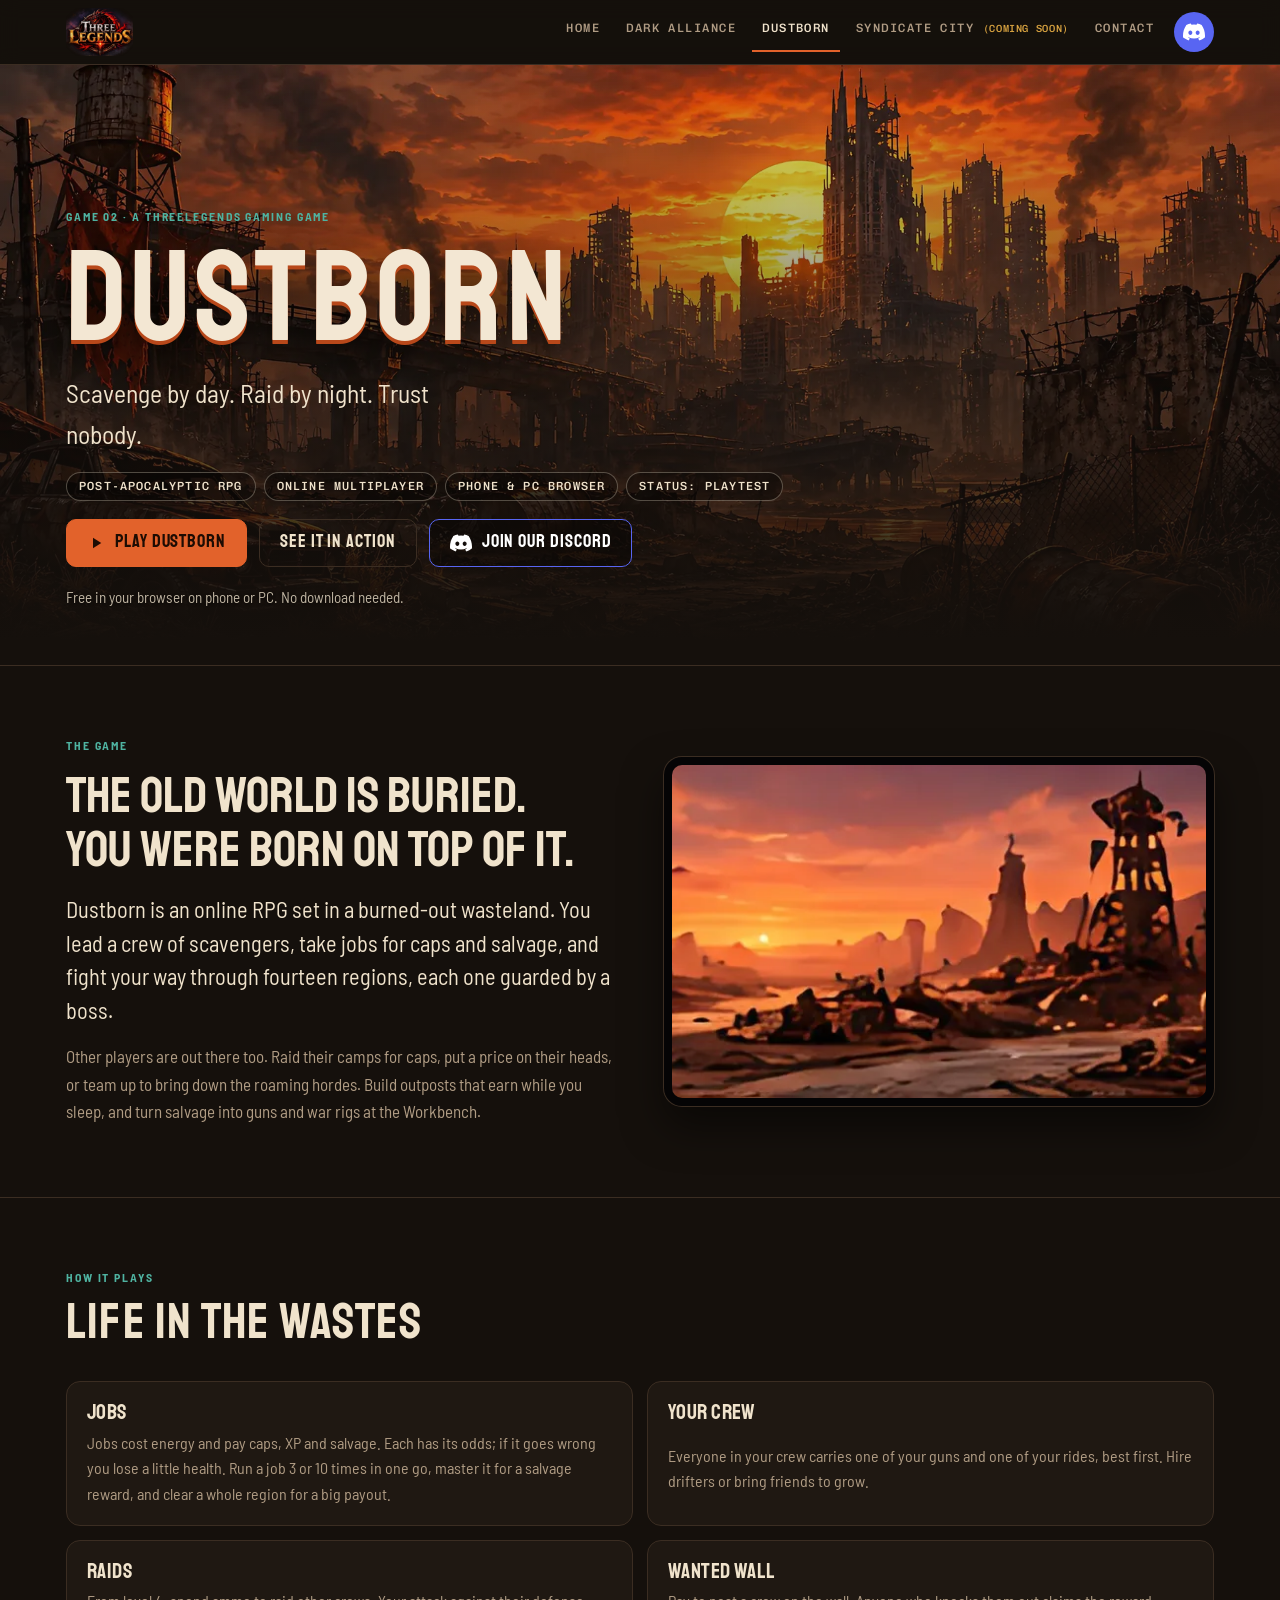
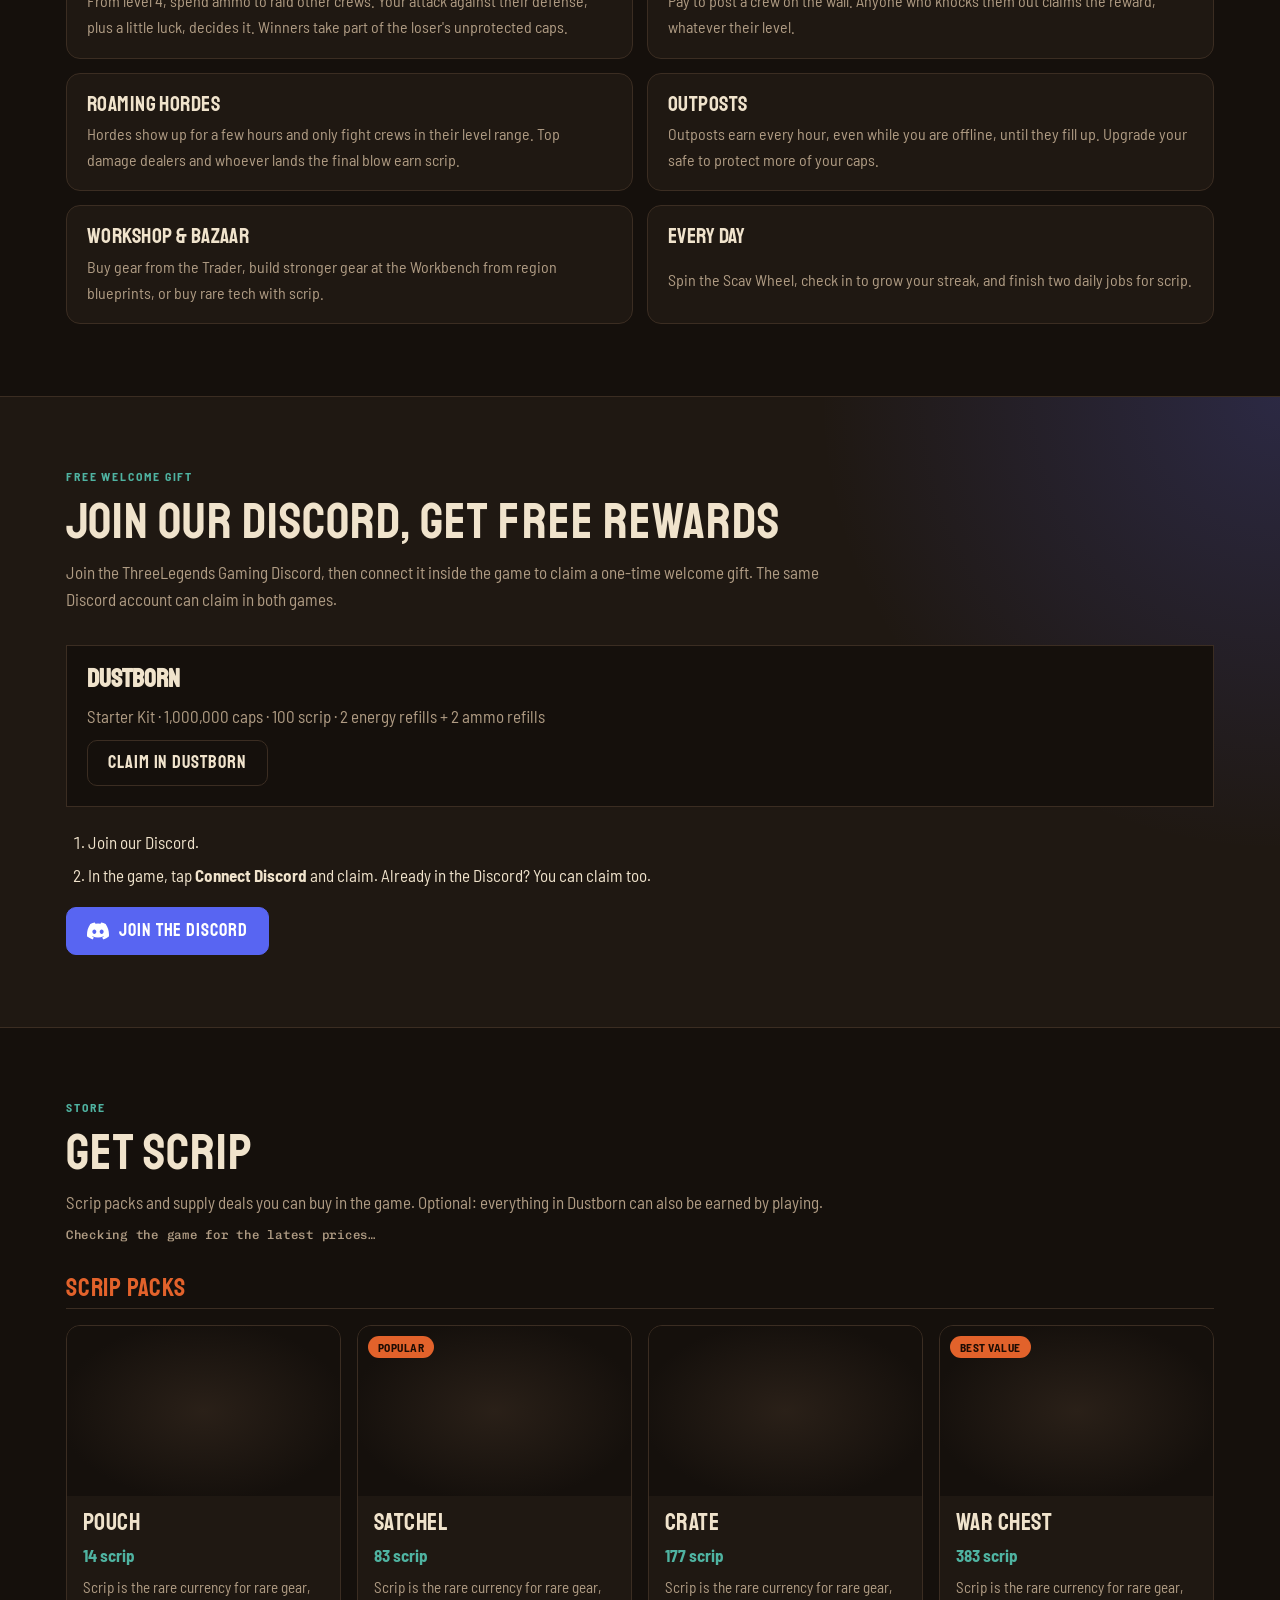
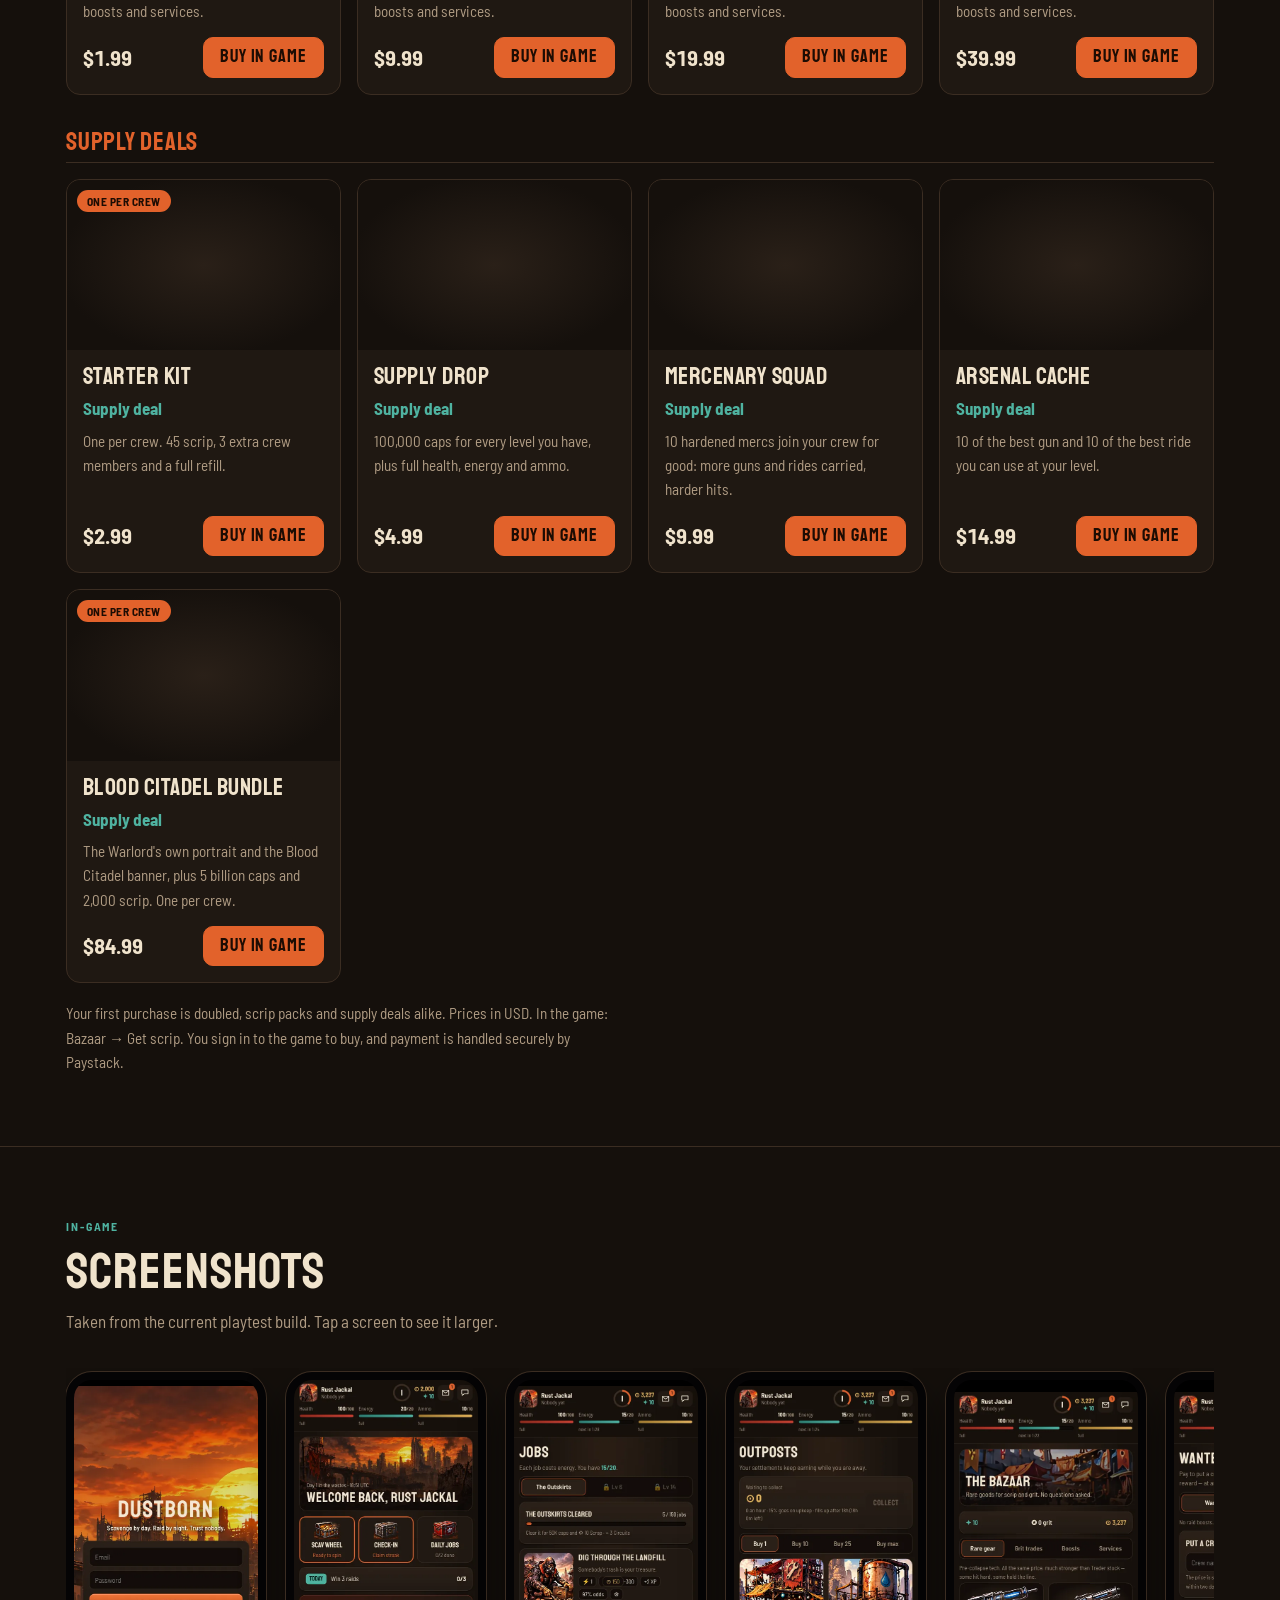
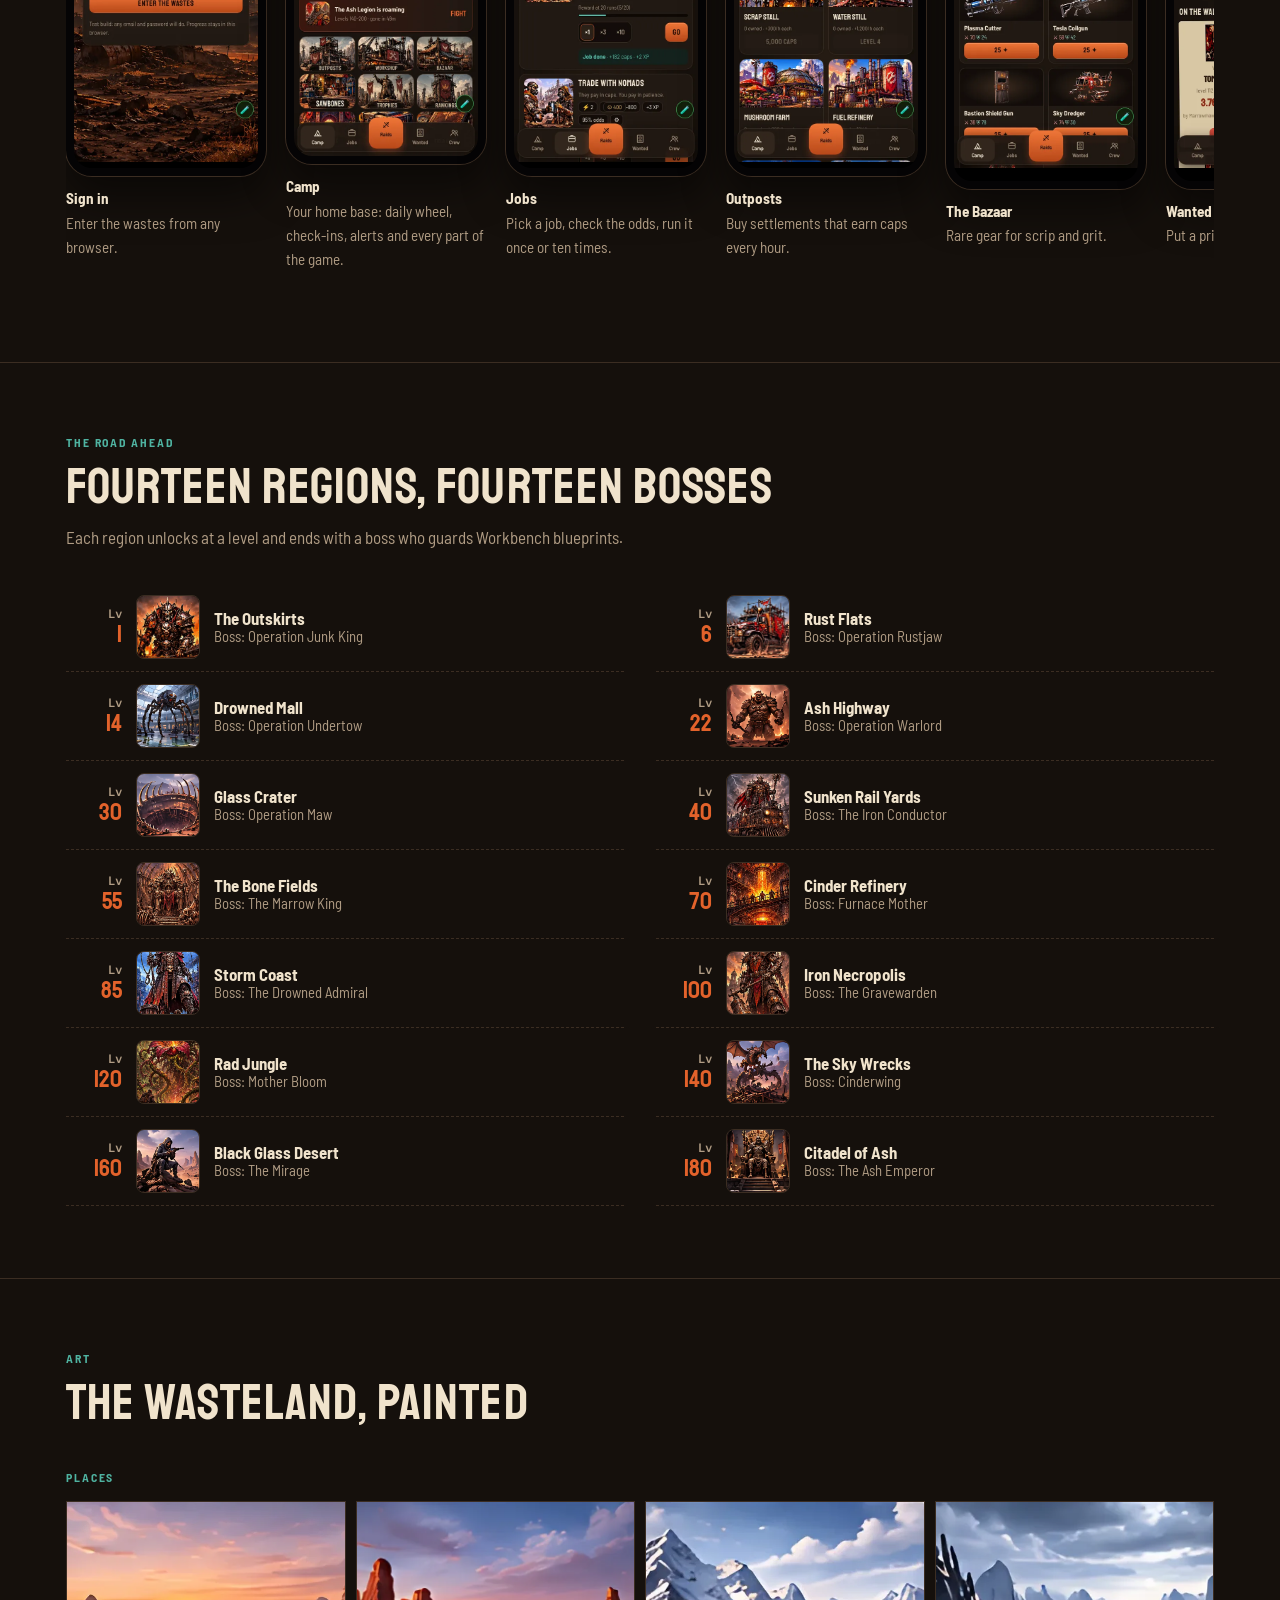
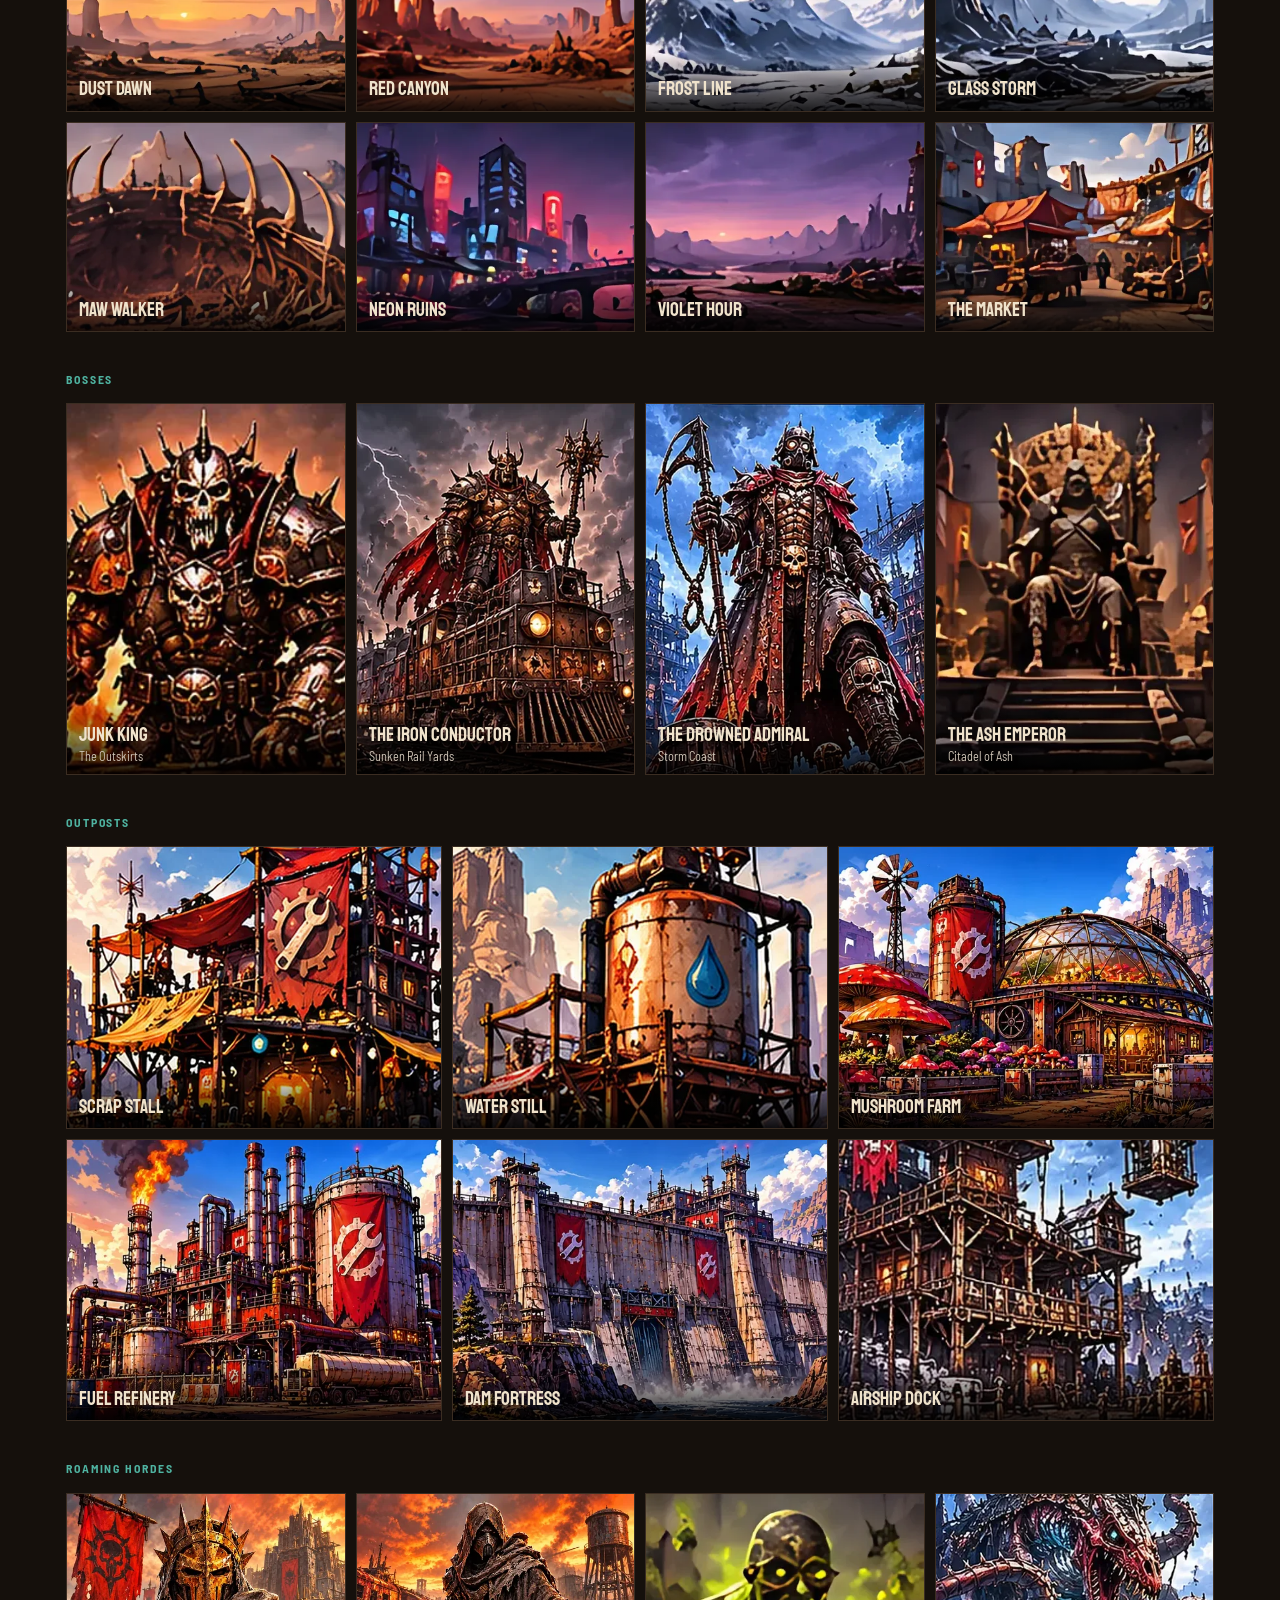
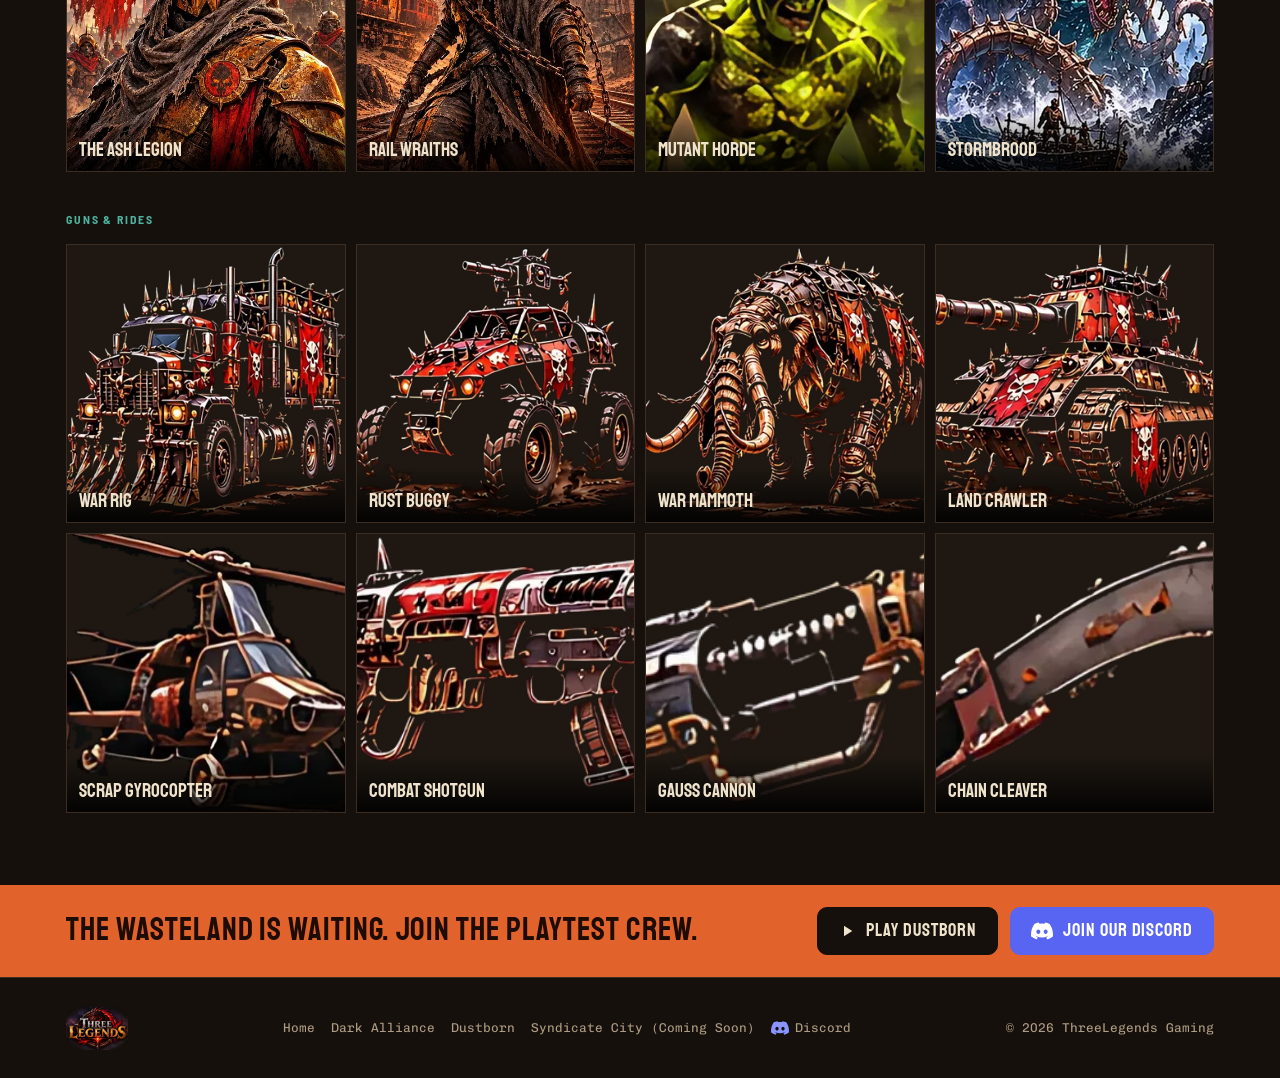
<file: dustborn.html>
<!doctype html>
<html lang="en">
<head>
<meta charset="utf-8">
<meta name="viewport" content="width=device-width, initial-scale=1, viewport-fit=cover">
<title>Dustborn · ThreeLegends Gaming</title>
<meta name="claude:viewport-fit-sides" content="cover">
<meta name="description" content="Dustborn: a post-apocalyptic online RPG by ThreeLegends Gaming. Scavenge by day. Raid by night. Trust nobody.">
<meta name="theme-color" content="#0d0b0f">
<link rel="preconnect" href="https://fonts.googleapis.com">
<link rel="preconnect" href="https://fonts.gstatic.com" crossorigin>
<link rel="stylesheet" href="https://fonts.googleapis.com/css2?family=Cinzel:wght@500;700&family=Chivo:wght@400;600;700&family=Chivo+Mono:wght@400;500;600&family=Staatliches&family=Barlow+Semi+Condensed:wght@400;600;700&display=swap">
<link rel="stylesheet" href="assets/site.css">
<link rel="icon" href="favicon.ico" sizes="any">
<link rel="icon" type="image/png" sizes="64x64" href="assets/favicon-64.png">
<link rel="apple-touch-icon" href="assets/apple-touch-icon.png">
<meta property="og:image" content="assets/three-legends-banner.webp">
</head>
<body class="dustborn">
<header class="top">
  <div class="wrap">
    <a class="brand" href="index.html" aria-label="ThreeLegends Gaming home"><img src="assets/three-legends-emblem-sm.webp" width="360" height="257" alt="ThreeLegends Gaming"></a>
    <nav aria-label="Main">
      <a href="index.html" class="hide-sm">Home</a>
      <a href="dark-alliance.html">Dark Alliance</a>
      <a href="dustborn.html" aria-current="page">Dustborn</a>
      <a class="nav-soon" href="syndicate-city.html" title="Syndicate City: sneak peek">Syndicate City <small>(Coming Soon)</small></a>
      <a href="index.html#contact" class="hide-sm">Contact</a>
      <a class="discord" href="https://discord.gg/jhuXgywS7g" target="_blank" rel="noopener" aria-label="Join our Discord" title="Join our Discord"><svg viewBox="0 0 24 24" width="20" height="20" aria-hidden="true" fill="currentColor"><path d="M20.317 4.37a19.79 19.79 0 0 0-4.885-1.515.074.074 0 0 0-.079.037c-.21.375-.444.864-.608 1.25a18.27 18.27 0 0 0-5.487 0 12.64 12.64 0 0 0-.617-1.25.077.077 0 0 0-.079-.037A19.74 19.74 0 0 0 3.677 4.37a.07.07 0 0 0-.032.027C.533 9.046-.32 13.58.099 18.057a.082.082 0 0 0 .031.057 19.9 19.9 0 0 0 5.993 3.03.078.078 0 0 0 .084-.028c.462-.63.874-1.295 1.226-1.994a.076.076 0 0 0-.041-.106 13.1 13.1 0 0 1-1.872-.892.077.077 0 0 1-.008-.128c.126-.094.252-.192.372-.291a.074.074 0 0 1 .077-.01c3.928 1.793 8.18 1.793 12.062 0a.074.074 0 0 1 .078.01c.12.098.246.198.373.292a.077.077 0 0 1-.006.127 12.3 12.3 0 0 1-1.873.892.077.077 0 0 0-.041.107c.36.698.772 1.362 1.225 1.993a.076.076 0 0 0 .084.028 19.84 19.84 0 0 0 6.002-3.03.077.077 0 0 0 .032-.054c.5-5.177-.838-9.674-3.549-13.66a.061.061 0 0 0-.031-.03zM8.02 15.33c-1.183 0-2.157-1.085-2.157-2.419 0-1.333.956-2.419 2.157-2.419 1.21 0 2.176 1.096 2.157 2.42 0 1.333-.956 2.418-2.157 2.418zm7.975 0c-1.183 0-2.157-1.085-2.157-2.419 0-1.333.955-2.419 2.157-2.419 1.21 0 2.176 1.096 2.157 2.42 0 1.333-.946 2.418-2.157 2.418z"/></svg></a>
    </nav>
  </div>
</header>

<main>
  <section class="ghero" aria-labelledby="db-title">
    <img class="bg" src="assets/dustborn/hero.webp" alt="" fetchpriority="high">
    <div class="wrap">
      <p class="eyebrow">Game 02 · A ThreeLegends Gaming game</p>
      <h1 id="db-title">Dustborn</h1>
      <p class="tagline">Scavenge by day. Raid by night. Trust nobody.</p>
      <div class="facts"><span>Post-apocalyptic RPG</span><span>Online multiplayer</span><span>Phone &amp; PC browser</span><span>Status: playtest</span></div>
      <div class="btns"><a class="btn play-btn" href="https://dustborn.threelegendsgaming.com/" target="_blank" rel="noopener"><svg viewBox="0 0 24 24" width="18" height="18" aria-hidden="true" fill="currentColor"><path d="M8 5v14l11-7z"/></svg><span>Play Dustborn</span></a><a class="btn ghost" href="#screens">See it in action</a><a class="btn ghost discord-btn" href="https://discord.gg/jhuXgywS7g" target="_blank" rel="noopener"><svg viewBox="0 0 24 24" width="20" height="20" aria-hidden="true" fill="currentColor"><path d="M20.317 4.37a19.79 19.79 0 0 0-4.885-1.515.074.074 0 0 0-.079.037c-.21.375-.444.864-.608 1.25a18.27 18.27 0 0 0-5.487 0 12.64 12.64 0 0 0-.617-1.25.077.077 0 0 0-.079-.037A19.74 19.74 0 0 0 3.677 4.37a.07.07 0 0 0-.032.027C.533 9.046-.32 13.58.099 18.057a.082.082 0 0 0 .031.057 19.9 19.9 0 0 0 5.993 3.03.078.078 0 0 0 .084-.028c.462-.63.874-1.295 1.226-1.994a.076.076 0 0 0-.041-.106 13.1 13.1 0 0 1-1.872-.892.077.077 0 0 1-.008-.128c.126-.094.252-.192.372-.291a.074.074 0 0 1 .077-.01c3.928 1.793 8.18 1.793 12.062 0a.074.074 0 0 1 .078.01c.12.098.246.198.373.292a.077.077 0 0 1-.006.127 12.3 12.3 0 0 1-1.873.892.077.077 0 0 0-.041.107c.36.698.772 1.362 1.225 1.993a.076.076 0 0 0 .084.028 19.84 19.84 0 0 0 6.002-3.03.077.077 0 0 0 .032-.054c.5-5.177-.838-9.674-3.549-13.66a.061.061 0 0 0-.031-.03zM8.02 15.33c-1.183 0-2.157-1.085-2.157-2.419 0-1.333.956-2.419 2.157-2.419 1.21 0 2.176 1.096 2.157 2.42 0 1.333-.956 2.418-2.157 2.418zm7.975 0c-1.183 0-2.157-1.085-2.157-2.419 0-1.333.955-2.419 2.157-2.419 1.21 0 2.176 1.096 2.157 2.42 0 1.333-.946 2.418-2.157 2.418z"/></svg><span>Join our Discord</span></a></div>
      <p class="playnote">Free in your browser on phone or PC. No download needed.</p>
    </div>
  </section>

  <section class="band" aria-labelledby="db-about">
    <div class="wrap split">
      <div class="stack">
        <p class="eyebrow">The game</p>
        <h2 id="db-about" style="font-family:var(--f-display);font-weight:400;font-size:clamp(2rem,4.4vw,3.2rem)">The old world is buried. You were born on top of it.</h2>
        <p class="lead">Dustborn is an online RPG set in a burned-out wasteland. You lead a crew of scavengers, take jobs for caps and salvage, and fight your way through fourteen regions, each one guarded by a boss.</p>
        <p class="muted">Other players are out there too. Raid their camps for caps, put a price on their heads, or team up to bring down the roaming hordes. Build outposts that earn while you sleep, and turn salvage into guns and war rigs at the Workbench.</p>
      </div>
      <button type="button" class="phone" style="border-radius:18px;cursor:zoom-in" data-full="assets/dustborn/scene_rust_sunset.webp" data-cap="Rust sunset over the wasteland"><img src="assets/dustborn/scene_rust_sunset.webp" alt="A rusted wasteland at sunset" style="aspect-ratio:16/10;object-fit:cover"></button>
    </div>
  </section>

  <section class="band" aria-labelledby="db-play">
    <div class="wrap">
      <div class="head"><p class="eyebrow">How it plays</p><h2 id="db-play">Life in the wastes</h2></div>
      <ul class="feats"><li><b>Jobs</b><p>Jobs cost energy and pay caps, XP and salvage. Each has its odds; if it goes wrong you lose a little health. Run a job 3 or 10 times in one go, master it for a salvage reward, and clear a whole region for a big payout.</p></li><li><b>Your crew</b><p>Everyone in your crew carries one of your guns and one of your rides, best first. Hire drifters or bring friends to grow.</p></li><li><b>Raids</b><p>From level 4, spend ammo to raid other crews. Your attack against their defense, plus a little luck, decides it. Winners take part of the loser's unprotected caps.</p></li><li><b>Wanted wall</b><p>Pay to post a crew on the wall. Anyone who knocks them out claims the reward, whatever their level.</p></li><li><b>Roaming hordes</b><p>Hordes show up for a few hours and only fight crews in their level range. Top damage dealers and whoever lands the final blow earn scrip.</p></li><li><b>Outposts</b><p>Outposts earn every hour, even while you are offline, until they fill up. Upgrade your safe to protect more of your caps.</p></li><li><b>Workshop & Bazaar</b><p>Buy gear from the Trader, build stronger gear at the Workbench from region blueprints, or buy rare tech with scrip.</p></li><li><b>Every day</b><p>Spin the Scav Wheel, check in to grow your streak, and finish two daily jobs for scrip.</p></li></ul>
    </div>
  </section>


  <section class="band rewards" id="discord-rewards" aria-labelledby="rw-title">
    <div class="wrap">
      <div class="head"><p class="eyebrow">Free welcome gift</p><h2 id="rw-title">Join our Discord, get free rewards</h2><p class="muted">Join the ThreeLegends Gaming Discord, then connect it inside the game to claim a one-time welcome gift. The same Discord account can claim in both games.</p></div>
      <div class="rw-games"><div class="rw-game"><h3>Dustborn</h3><p>Starter Kit · 1,000,000 caps · 100 scrip · 2 energy refills + 2 ammo refills</p><a class="btn ghost" href="https://dustborn.threelegendsgaming.com/#/discord-reward" target="_blank" rel="noopener">Claim in Dustborn</a></div></div>
      <ol class="rw-steps"><li>Join our Discord.</li><li>In the game, tap <b>Connect Discord</b> and claim. Already in the Discord? You can claim too.</li></ol>
      <div class="btns"><a class="btn discord-btn" href="https://discord.gg/jhuXgywS7g" target="_blank" rel="noopener"><svg viewBox="0 0 24 24" width="20" height="20" aria-hidden="true" fill="currentColor"><path d="M20.317 4.37a19.79 19.79 0 0 0-4.885-1.515.074.074 0 0 0-.079.037c-.21.375-.444.864-.608 1.25a18.27 18.27 0 0 0-5.487 0 12.64 12.64 0 0 0-.617-1.25.077.077 0 0 0-.079-.037A19.74 19.74 0 0 0 3.677 4.37a.07.07 0 0 0-.032.027C.533 9.046-.32 13.58.099 18.057a.082.082 0 0 0 .031.057 19.9 19.9 0 0 0 5.993 3.03.078.078 0 0 0 .084-.028c.462-.63.874-1.295 1.226-1.994a.076.076 0 0 0-.041-.106 13.1 13.1 0 0 1-1.872-.892.077.077 0 0 1-.008-.128c.126-.094.252-.192.372-.291a.074.074 0 0 1 .077-.01c3.928 1.793 8.18 1.793 12.062 0a.074.074 0 0 1 .078.01c.12.098.246.198.373.292a.077.077 0 0 1-.006.127 12.3 12.3 0 0 1-1.873.892.077.077 0 0 0-.041.107c.36.698.772 1.362 1.225 1.993a.076.076 0 0 0 .084.028 19.84 19.84 0 0 0 6.002-3.03.077.077 0 0 0 .032-.054c.5-5.177-.838-9.674-3.549-13.66a.061.061 0 0 0-.031-.03zM8.02 15.33c-1.183 0-2.157-1.085-2.157-2.419 0-1.333.956-2.419 2.157-2.419 1.21 0 2.176 1.096 2.157 2.42 0 1.333-.956 2.418-2.157 2.418zm7.975 0c-1.183 0-2.157-1.085-2.157-2.419 0-1.333.955-2.419 2.157-2.419 1.21 0 2.176 1.096 2.157 2.42 0 1.333-.946 2.418-2.157 2.418z"/></svg><span>Join the Discord</span></a></div>
    </div>
  </section>

  <section class="band store" id="store" aria-labelledby="db-store">
    <div class="wrap" data-store="dustborn">
      <div class="head"><p class="eyebrow">Store</p><h2 id="db-store">Get scrip</h2><p class="muted">Scrip packs and supply deals you can buy in the game. Optional: everything in Dustborn can also be earned by playing.</p><p class="store-status" role="status"></p></div>
      <div class="store-grid"></div>
      <p class="store-note muted"></p>
    </div>
  </section>

  <section class="band" id="screens" aria-labelledby="db-shots">
    <div class="wrap">
      <div class="head"><p class="eyebrow">In-game</p><h2 id="db-shots">Screenshots</h2><p class="muted">Taken from the current playtest build. Tap a screen to see it larger.</p></div>
      <div class="shots">
        <figure><button type="button" class="phone" data-full="assets/shots/db_gate.webp" data-cap="Sign in"><img src="assets/shots/db_gate.webp" alt="Sign in screen" loading="lazy" width="420" height="860"></button><figcaption><b>Sign in</b>Enter the wastes from any browser.</figcaption></figure>
        <figure><button type="button" class="phone" data-full="assets/shots/db_camp.webp" data-cap="Camp"><img src="assets/shots/db_camp.webp" alt="Camp screen" loading="lazy" width="420" height="860"></button><figcaption><b>Camp</b>Your home base: daily wheel, check-ins, alerts and every part of the game.</figcaption></figure>
        <figure><button type="button" class="phone" data-full="assets/shots/db_jobs.webp" data-cap="Jobs"><img src="assets/shots/db_jobs.webp" alt="Jobs screen" loading="lazy" width="420" height="860"></button><figcaption><b>Jobs</b>Pick a job, check the odds, run it once or ten times.</figcaption></figure>
        <figure><button type="button" class="phone" data-full="assets/shots/db_outposts.webp" data-cap="Outposts"><img src="assets/shots/db_outposts.webp" alt="Outposts screen" loading="lazy" width="420" height="860"></button><figcaption><b>Outposts</b>Buy settlements that earn caps every hour.</figcaption></figure>
        <figure><button type="button" class="phone" data-full="assets/shots/db_bazaar.webp" data-cap="The Bazaar"><img src="assets/shots/db_bazaar.webp" alt="The Bazaar screen" loading="lazy" width="420" height="860"></button><figcaption><b>The Bazaar</b>Rare gear for scrip and grit.</figcaption></figure>
        <figure><button type="button" class="phone" data-full="assets/shots/db_wanted.webp" data-cap="Wanted wall"><img src="assets/shots/db_wanted.webp" alt="Wanted wall screen" loading="lazy" width="420" height="860"></button><figcaption><b>Wanted wall</b>Put a price on a rival crew.</figcaption></figure>
        <figure><button type="button" class="phone" data-full="assets/shots/db_workshop.webp" data-cap="Workshop"><img src="assets/shots/db_workshop.webp" alt="Workshop screen" loading="lazy" width="420" height="860"></button><figcaption><b>Workshop</b>Guns, blades and rides from the Trader and the Workbench.</figcaption></figure>
        <figure><button type="button" class="phone" data-full="assets/shots/db_crew.webp" data-cap="Crew profile"><img src="assets/shots/db_crew.webp" alt="Crew profile screen" loading="lazy" width="420" height="860"></button><figcaption><b>Crew profile</b>Your stats, titles, banner and history.</figcaption></figure>
      </div>
    </div>
  </section>

  <section class="band" aria-labelledby="db-route">
    <div class="wrap">
      <div class="head"><p class="eyebrow">The road ahead</p><h2 id="db-route">Fourteen regions, fourteen bosses</h2><p class="muted">Each region unlocks at a level and ends with a boss who guards Workbench blueprints.</p></div>
      <ol class="route"><li><span class="lv">Lv<b>1</b></span><img src="assets/dustborn/boss_junk.webp" alt="Operation Junk King" loading="lazy"><span class="nm">The Outskirts<small>Boss: Operation Junk King</small></span></li><li><span class="lv">Lv<b>6</b></span><img src="assets/dustborn/boss_rustjaw.webp" alt="Operation Rustjaw" loading="lazy"><span class="nm">Rust Flats<small>Boss: Operation Rustjaw</small></span></li><li><span class="lv">Lv<b>14</b></span><img src="assets/dustborn/boss_undertow.webp" alt="Operation Undertow" loading="lazy"><span class="nm">Drowned Mall<small>Boss: Operation Undertow</small></span></li><li><span class="lv">Lv<b>22</b></span><img src="assets/dustborn/boss_warlord.webp" alt="Operation Warlord" loading="lazy"><span class="nm">Ash Highway<small>Boss: Operation Warlord</small></span></li><li><span class="lv">Lv<b>30</b></span><img src="assets/dustborn/boss_maw.webp" alt="Operation Maw" loading="lazy"><span class="nm">Glass Crater<small>Boss: Operation Maw</small></span></li><li><span class="lv">Lv<b>40</b></span><img src="assets/dustborn/boss_conductor.webp" alt="The Iron Conductor" loading="lazy"><span class="nm">Sunken Rail Yards<small>Boss: The Iron Conductor</small></span></li><li><span class="lv">Lv<b>55</b></span><img src="assets/dustborn/boss_marrow.webp" alt="The Marrow King" loading="lazy"><span class="nm">The Bone Fields<small>Boss: The Marrow King</small></span></li><li><span class="lv">Lv<b>70</b></span><img src="assets/dustborn/boss_furnace.webp" alt="Furnace Mother" loading="lazy"><span class="nm">Cinder Refinery<small>Boss: Furnace Mother</small></span></li><li><span class="lv">Lv<b>85</b></span><img src="assets/dustborn/boss_admiral.webp" alt="The Drowned Admiral" loading="lazy"><span class="nm">Storm Coast<small>Boss: The Drowned Admiral</small></span></li><li><span class="lv">Lv<b>100</b></span><img src="assets/dustborn/boss_gravewarden.webp" alt="The Gravewarden" loading="lazy"><span class="nm">Iron Necropolis<small>Boss: The Gravewarden</small></span></li><li><span class="lv">Lv<b>120</b></span><img src="assets/dustborn/boss_bloom.webp" alt="Mother Bloom" loading="lazy"><span class="nm">Rad Jungle<small>Boss: Mother Bloom</small></span></li><li><span class="lv">Lv<b>140</b></span><img src="assets/dustborn/boss_cinderwing.webp" alt="Cinderwing" loading="lazy"><span class="nm">The Sky Wrecks<small>Boss: Cinderwing</small></span></li><li><span class="lv">Lv<b>160</b></span><img src="assets/dustborn/boss_mirage.webp" alt="The Mirage" loading="lazy"><span class="nm">Black Glass Desert<small>Boss: The Mirage</small></span></li><li><span class="lv">Lv<b>180</b></span><img src="assets/dustborn/boss_emperor.webp" alt="The Ash Emperor" loading="lazy"><span class="nm">Citadel of Ash<small>Boss: The Ash Emperor</small></span></li></ol>
    </div>
  </section>

  <section class="band" aria-labelledby="db-art">
    <div class="wrap stack" style="gap:40px">
      <div class="head" style="margin:0"><p class="eyebrow">Art</p><h2 id="db-art">The wasteland, painted</h2></div>
      <div class="stack"><h3 class="eyebrow">Places</h3>
        <div class="gal">
          <button type="button" data-full="assets/dustborn/scene_dust_dawn.webp" data-cap="Dust Dawn"><img src="assets/dustborn/scene_dust_dawn.webp" alt="Dust Dawn" loading="lazy"><span class="cap"><b>Dust Dawn</b><small></small></span></button>
          <button type="button" data-full="assets/dustborn/scene_red_canyon.webp" data-cap="Red Canyon"><img src="assets/dustborn/scene_red_canyon.webp" alt="Red Canyon" loading="lazy"><span class="cap"><b>Red Canyon</b><small></small></span></button>
          <button type="button" data-full="assets/dustborn/scene_frost_line.webp" data-cap="Frost Line"><img src="assets/dustborn/scene_frost_line.webp" alt="Frost Line" loading="lazy"><span class="cap"><b>Frost Line</b><small></small></span></button>
          <button type="button" data-full="assets/dustborn/scene_glass_storm.webp" data-cap="Glass Storm"><img src="assets/dustborn/scene_glass_storm.webp" alt="Glass Storm" loading="lazy"><span class="cap"><b>Glass Storm</b><small></small></span></button>
          <button type="button" data-full="assets/dustborn/scene_maw_walker.webp" data-cap="Maw Walker"><img src="assets/dustborn/scene_maw_walker.webp" alt="Maw Walker" loading="lazy"><span class="cap"><b>Maw Walker</b><small></small></span></button>
          <button type="button" data-full="assets/dustborn/scene_neon_ruins.webp" data-cap="Neon Ruins"><img src="assets/dustborn/scene_neon_ruins.webp" alt="Neon Ruins" loading="lazy"><span class="cap"><b>Neon Ruins</b><small></small></span></button>
          <button type="button" data-full="assets/dustborn/scene_violet_hour.webp" data-cap="Violet Hour"><img src="assets/dustborn/scene_violet_hour.webp" alt="Violet Hour" loading="lazy"><span class="cap"><b>Violet Hour</b><small></small></span></button>
          <button type="button" data-full="assets/dustborn/market.webp" data-cap="The Market"><img src="assets/dustborn/market.webp" alt="The Market" loading="lazy"><span class="cap"><b>The Market</b><small></small></span></button>
        </div>
      </div>
      <div class="stack"><h3 class="eyebrow">Bosses</h3>
        <div class="gal tall">
          <button type="button" data-full="assets/dustborn/boss_junk.webp" data-cap="Junk King · The Outskirts"><img src="assets/dustborn/boss_junk.webp" alt="Junk King" loading="lazy"><span class="cap"><b>Junk King</b><small>The Outskirts</small></span></button>
          <button type="button" data-full="assets/dustborn/boss_conductor.webp" data-cap="The Iron Conductor · Sunken Rail Yards"><img src="assets/dustborn/boss_conductor.webp" alt="The Iron Conductor" loading="lazy"><span class="cap"><b>The Iron Conductor</b><small>Sunken Rail Yards</small></span></button>
          <button type="button" data-full="assets/dustborn/boss_admiral.webp" data-cap="The Drowned Admiral · Storm Coast"><img src="assets/dustborn/boss_admiral.webp" alt="The Drowned Admiral" loading="lazy"><span class="cap"><b>The Drowned Admiral</b><small>Storm Coast</small></span></button>
          <button type="button" data-full="assets/dustborn/boss_emperor.webp" data-cap="The Ash Emperor · Citadel of Ash"><img src="assets/dustborn/boss_emperor.webp" alt="The Ash Emperor" loading="lazy"><span class="cap"><b>The Ash Emperor</b><small>Citadel of Ash</small></span></button>
        </div>
      </div>
      <div class="stack"><h3 class="eyebrow">Outposts</h3>
        <div class="gal three">
          <button type="button" data-full="assets/dustborn/outpost_scrap_stall.webp" data-cap="Scrap Stall"><img src="assets/dustborn/outpost_scrap_stall.webp" alt="Scrap Stall" loading="lazy"><span class="cap"><b>Scrap Stall</b><small></small></span></button>
          <button type="button" data-full="assets/dustborn/outpost_water_still.webp" data-cap="Water Still"><img src="assets/dustborn/outpost_water_still.webp" alt="Water Still" loading="lazy"><span class="cap"><b>Water Still</b><small></small></span></button>
          <button type="button" data-full="assets/dustborn/outpost_mushroom_farm.webp" data-cap="Mushroom Farm"><img src="assets/dustborn/outpost_mushroom_farm.webp" alt="Mushroom Farm" loading="lazy"><span class="cap"><b>Mushroom Farm</b><small></small></span></button>
          <button type="button" data-full="assets/dustborn/outpost_fuel_refinery.webp" data-cap="Fuel Refinery"><img src="assets/dustborn/outpost_fuel_refinery.webp" alt="Fuel Refinery" loading="lazy"><span class="cap"><b>Fuel Refinery</b><small></small></span></button>
          <button type="button" data-full="assets/dustborn/outpost_dam_fortress.webp" data-cap="Dam Fortress"><img src="assets/dustborn/outpost_dam_fortress.webp" alt="Dam Fortress" loading="lazy"><span class="cap"><b>Dam Fortress</b><small></small></span></button>
          <button type="button" data-full="assets/dustborn/outpost_airship_dock.webp" data-cap="Airship Dock"><img src="assets/dustborn/outpost_airship_dock.webp" alt="Airship Dock" loading="lazy"><span class="cap"><b>Airship Dock</b><small></small></span></button>
        </div>
      </div>
      <div class="stack"><h3 class="eyebrow">Roaming hordes</h3>
        <div class="gal square">
          <button type="button" data-full="assets/dustborn/horde_ash_legion.webp" data-cap="The Ash Legion"><img src="assets/dustborn/horde_ash_legion.webp" alt="The Ash Legion" loading="lazy"><span class="cap"><b>The Ash Legion</b><small></small></span></button>
          <button type="button" data-full="assets/dustborn/horde_rail_wraiths.webp" data-cap="Rail Wraiths"><img src="assets/dustborn/horde_rail_wraiths.webp" alt="Rail Wraiths" loading="lazy"><span class="cap"><b>Rail Wraiths</b><small></small></span></button>
          <button type="button" data-full="assets/dustborn/horde_mutant_horde.webp" data-cap="Mutant Horde"><img src="assets/dustborn/horde_mutant_horde.webp" alt="Mutant Horde" loading="lazy"><span class="cap"><b>Mutant Horde</b><small></small></span></button>
          <button type="button" data-full="assets/dustborn/horde_stormbrood.webp" data-cap="Stormbrood"><img src="assets/dustborn/horde_stormbrood.webp" alt="Stormbrood" loading="lazy"><span class="cap"><b>Stormbrood</b><small></small></span></button>
        </div>
      </div>
      <div class="stack"><h3 class="eyebrow">Guns &amp; rides</h3>
        <div class="gal square">
          <button type="button" data-full="assets/dustborn/gear_war_rig.webp" data-cap="War Rig"><img src="assets/dustborn/gear_war_rig.webp" alt="War Rig" loading="lazy"><span class="cap"><b>War Rig</b><small></small></span></button>
          <button type="button" data-full="assets/dustborn/gear_rust_buggy.webp" data-cap="Rust Buggy"><img src="assets/dustborn/gear_rust_buggy.webp" alt="Rust Buggy" loading="lazy"><span class="cap"><b>Rust Buggy</b><small></small></span></button>
          <button type="button" data-full="assets/dustborn/gear_sand_dread.webp" data-cap="War Mammoth"><img src="assets/dustborn/gear_sand_dread.webp" alt="War Mammoth" loading="lazy"><span class="cap"><b>War Mammoth</b><small></small></span></button>
          <button type="button" data-full="assets/dustborn/gear_land_crawler.webp" data-cap="Land Crawler"><img src="assets/dustborn/gear_land_crawler.webp" alt="Land Crawler" loading="lazy"><span class="cap"><b>Land Crawler</b><small></small></span></button>
          <button type="button" data-full="assets/dustborn/gear_gyrocopter.webp" data-cap="Scrap Gyrocopter"><img src="assets/dustborn/gear_gyrocopter.webp" alt="Scrap Gyrocopter" loading="lazy"><span class="cap"><b>Scrap Gyrocopter</b><small></small></span></button>
          <button type="button" data-full="assets/dustborn/gear_combat_shotgun.webp" data-cap="Combat Shotgun"><img src="assets/dustborn/gear_combat_shotgun.webp" alt="Combat Shotgun" loading="lazy"><span class="cap"><b>Combat Shotgun</b><small></small></span></button>
          <button type="button" data-full="assets/dustborn/gear_gauss_cannon.webp" data-cap="Gauss Cannon"><img src="assets/dustborn/gear_gauss_cannon.webp" alt="Gauss Cannon" loading="lazy"><span class="cap"><b>Gauss Cannon</b><small></small></span></button>
          <button type="button" data-full="assets/dustborn/gear_chain_cleaver.webp" data-cap="Chain Cleaver"><img src="assets/dustborn/gear_chain_cleaver.webp" alt="Chain Cleaver" loading="lazy"><span class="cap"><b>Chain Cleaver</b><small></small></span></button>
        </div>
      </div>
    </div>
  </section>

  <section class="strip"><div class="wrap"><p>The wasteland is waiting. Join the playtest crew.</p><div class="btns"><a class="btn play-btn dark" href="https://dustborn.threelegendsgaming.com/" target="_blank" rel="noopener"><svg viewBox="0 0 24 24" width="18" height="18" aria-hidden="true" fill="currentColor"><path d="M8 5v14l11-7z"/></svg><span>Play Dustborn</span></a><a class="btn discord-btn" href="https://discord.gg/jhuXgywS7g" target="_blank" rel="noopener"><svg viewBox="0 0 24 24" width="20" height="20" aria-hidden="true" fill="currentColor"><path d="M20.317 4.37a19.79 19.79 0 0 0-4.885-1.515.074.074 0 0 0-.079.037c-.21.375-.444.864-.608 1.25a18.27 18.27 0 0 0-5.487 0 12.64 12.64 0 0 0-.617-1.25.077.077 0 0 0-.079-.037A19.74 19.74 0 0 0 3.677 4.37a.07.07 0 0 0-.032.027C.533 9.046-.32 13.58.099 18.057a.082.082 0 0 0 .031.057 19.9 19.9 0 0 0 5.993 3.03.078.078 0 0 0 .084-.028c.462-.63.874-1.295 1.226-1.994a.076.076 0 0 0-.041-.106 13.1 13.1 0 0 1-1.872-.892.077.077 0 0 1-.008-.128c.126-.094.252-.192.372-.291a.074.074 0 0 1 .077-.01c3.928 1.793 8.18 1.793 12.062 0a.074.074 0 0 1 .078.01c.12.098.246.198.373.292a.077.077 0 0 1-.006.127 12.3 12.3 0 0 1-1.873.892.077.077 0 0 0-.041.107c.36.698.772 1.362 1.225 1.993a.076.076 0 0 0 .084.028 19.84 19.84 0 0 0 6.002-3.03.077.077 0 0 0 .032-.054c.5-5.177-.838-9.674-3.549-13.66a.061.061 0 0 0-.031-.03zM8.02 15.33c-1.183 0-2.157-1.085-2.157-2.419 0-1.333.956-2.419 2.157-2.419 1.21 0 2.176 1.096 2.157 2.42 0 1.333-.956 2.418-2.157 2.418zm7.975 0c-1.183 0-2.157-1.085-2.157-2.419 0-1.333.955-2.419 2.157-2.419 1.21 0 2.176 1.096 2.157 2.42 0 1.333-.946 2.418-2.157 2.418z"/></svg><span>Join our Discord</span></a></div></div></section>
</main>
<footer>
  <div class="wrap">
    <a href="index.html"><img src="assets/three-legends-emblem-sm.webp" width="360" height="257" alt="ThreeLegends Gaming"></a>
    <nav aria-label="Footer">
      <a href="index.html">Home</a>
      <a href="dark-alliance.html">Dark Alliance</a>
      <a href="dustborn.html">Dustborn</a>
      <a href="syndicate-city.html">Syndicate City (Coming Soon)</a>
      <a href="https://discord.gg/jhuXgywS7g" target="_blank" rel="noopener" class="fdiscord"><svg viewBox="0 0 24 24" width="20" height="20" aria-hidden="true" fill="currentColor"><path d="M20.317 4.37a19.79 19.79 0 0 0-4.885-1.515.074.074 0 0 0-.079.037c-.21.375-.444.864-.608 1.25a18.27 18.27 0 0 0-5.487 0 12.64 12.64 0 0 0-.617-1.25.077.077 0 0 0-.079-.037A19.74 19.74 0 0 0 3.677 4.37a.07.07 0 0 0-.032.027C.533 9.046-.32 13.58.099 18.057a.082.082 0 0 0 .031.057 19.9 19.9 0 0 0 5.993 3.03.078.078 0 0 0 .084-.028c.462-.63.874-1.295 1.226-1.994a.076.076 0 0 0-.041-.106 13.1 13.1 0 0 1-1.872-.892.077.077 0 0 1-.008-.128c.126-.094.252-.192.372-.291a.074.074 0 0 1 .077-.01c3.928 1.793 8.18 1.793 12.062 0a.074.074 0 0 1 .078.01c.12.098.246.198.373.292a.077.077 0 0 1-.006.127 12.3 12.3 0 0 1-1.873.892.077.077 0 0 0-.041.107c.36.698.772 1.362 1.225 1.993a.076.076 0 0 0 .084.028 19.84 19.84 0 0 0 6.002-3.03.077.077 0 0 0 .032-.054c.5-5.177-.838-9.674-3.549-13.66a.061.061 0 0 0-.031-.03zM8.02 15.33c-1.183 0-2.157-1.085-2.157-2.419 0-1.333.956-2.419 2.157-2.419 1.21 0 2.176 1.096 2.157 2.42 0 1.333-.956 2.418-2.157 2.418zm7.975 0c-1.183 0-2.157-1.085-2.157-2.419 0-1.333.955-2.419 2.157-2.419 1.21 0 2.176 1.096 2.157 2.42 0 1.333-.946 2.418-2.157 2.418z"/></svg><span>Discord</span></a>
    </nav>
    <span>© <span id="yr">2026</span> ThreeLegends Gaming</span>
  </div>
</footer>
<script src="assets/site.js"></script>
<script src="assets/store.js"></script>
</body>
</html>
</file>
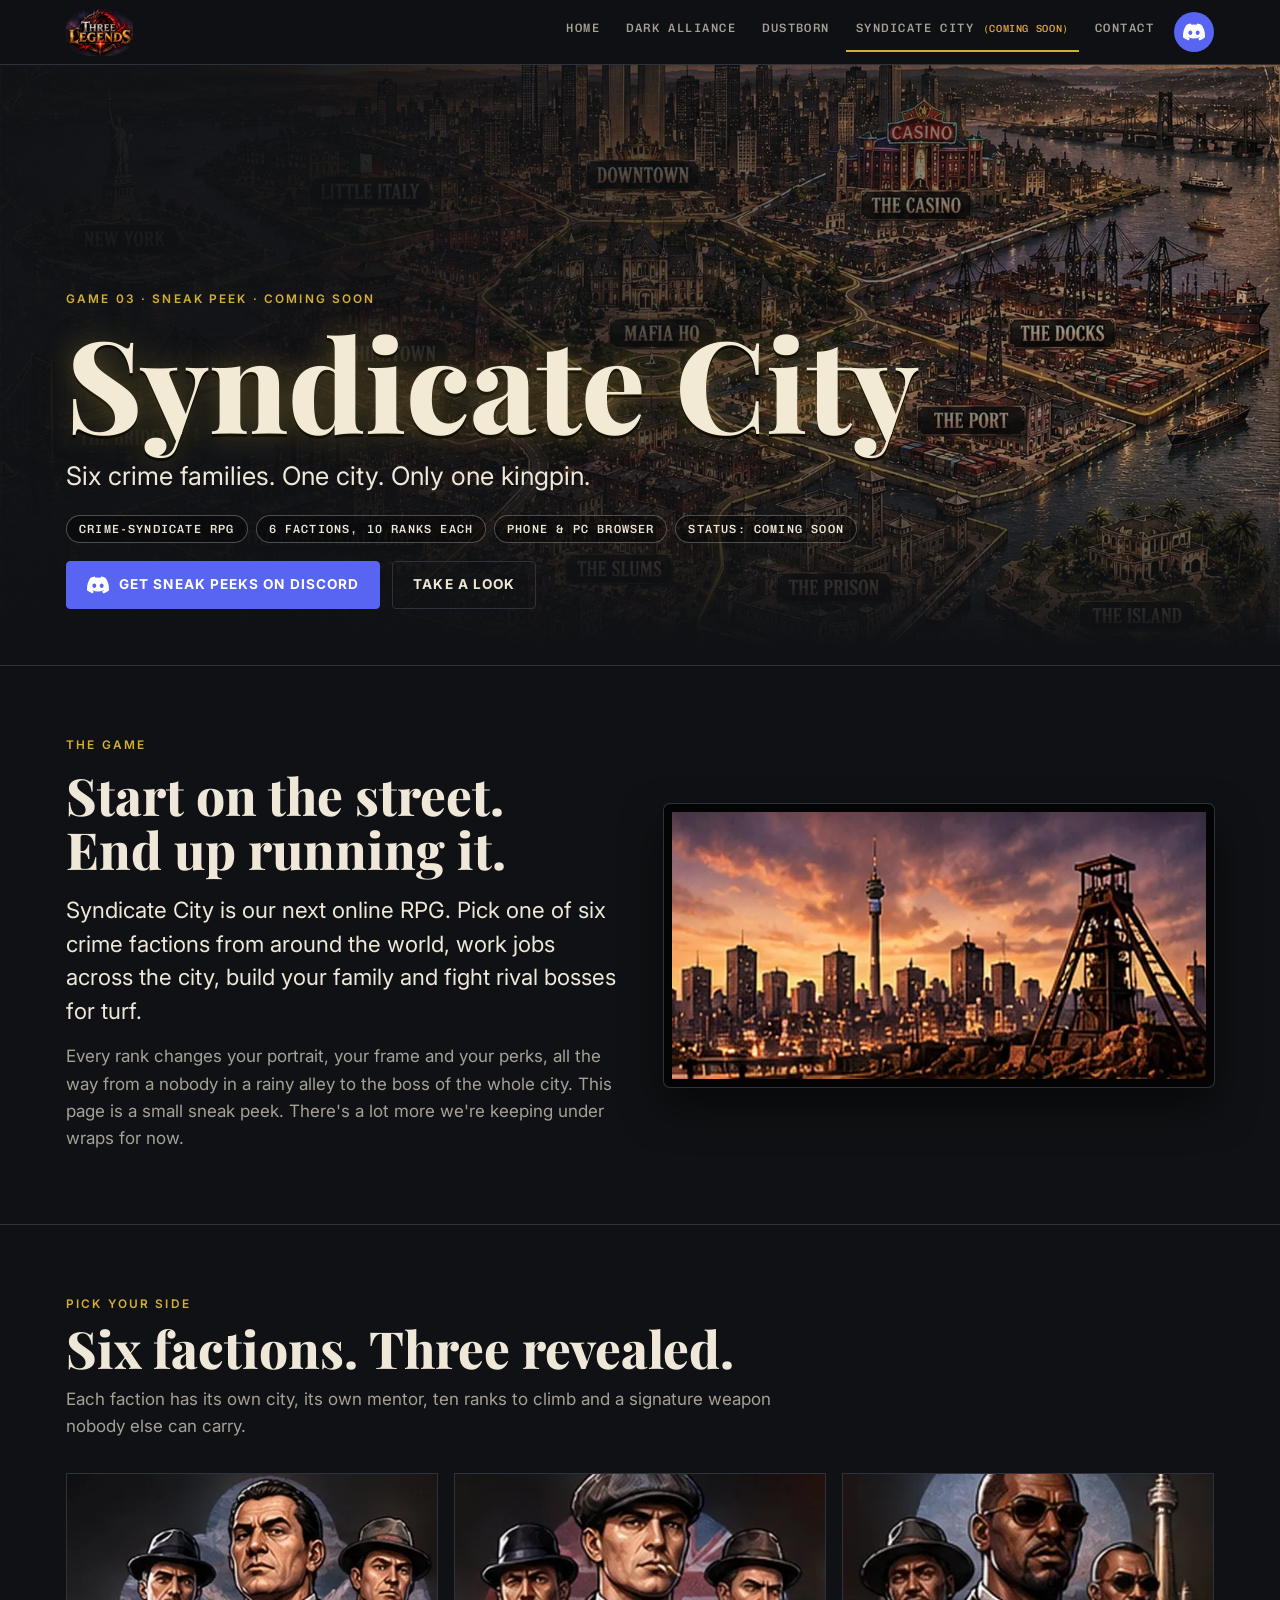
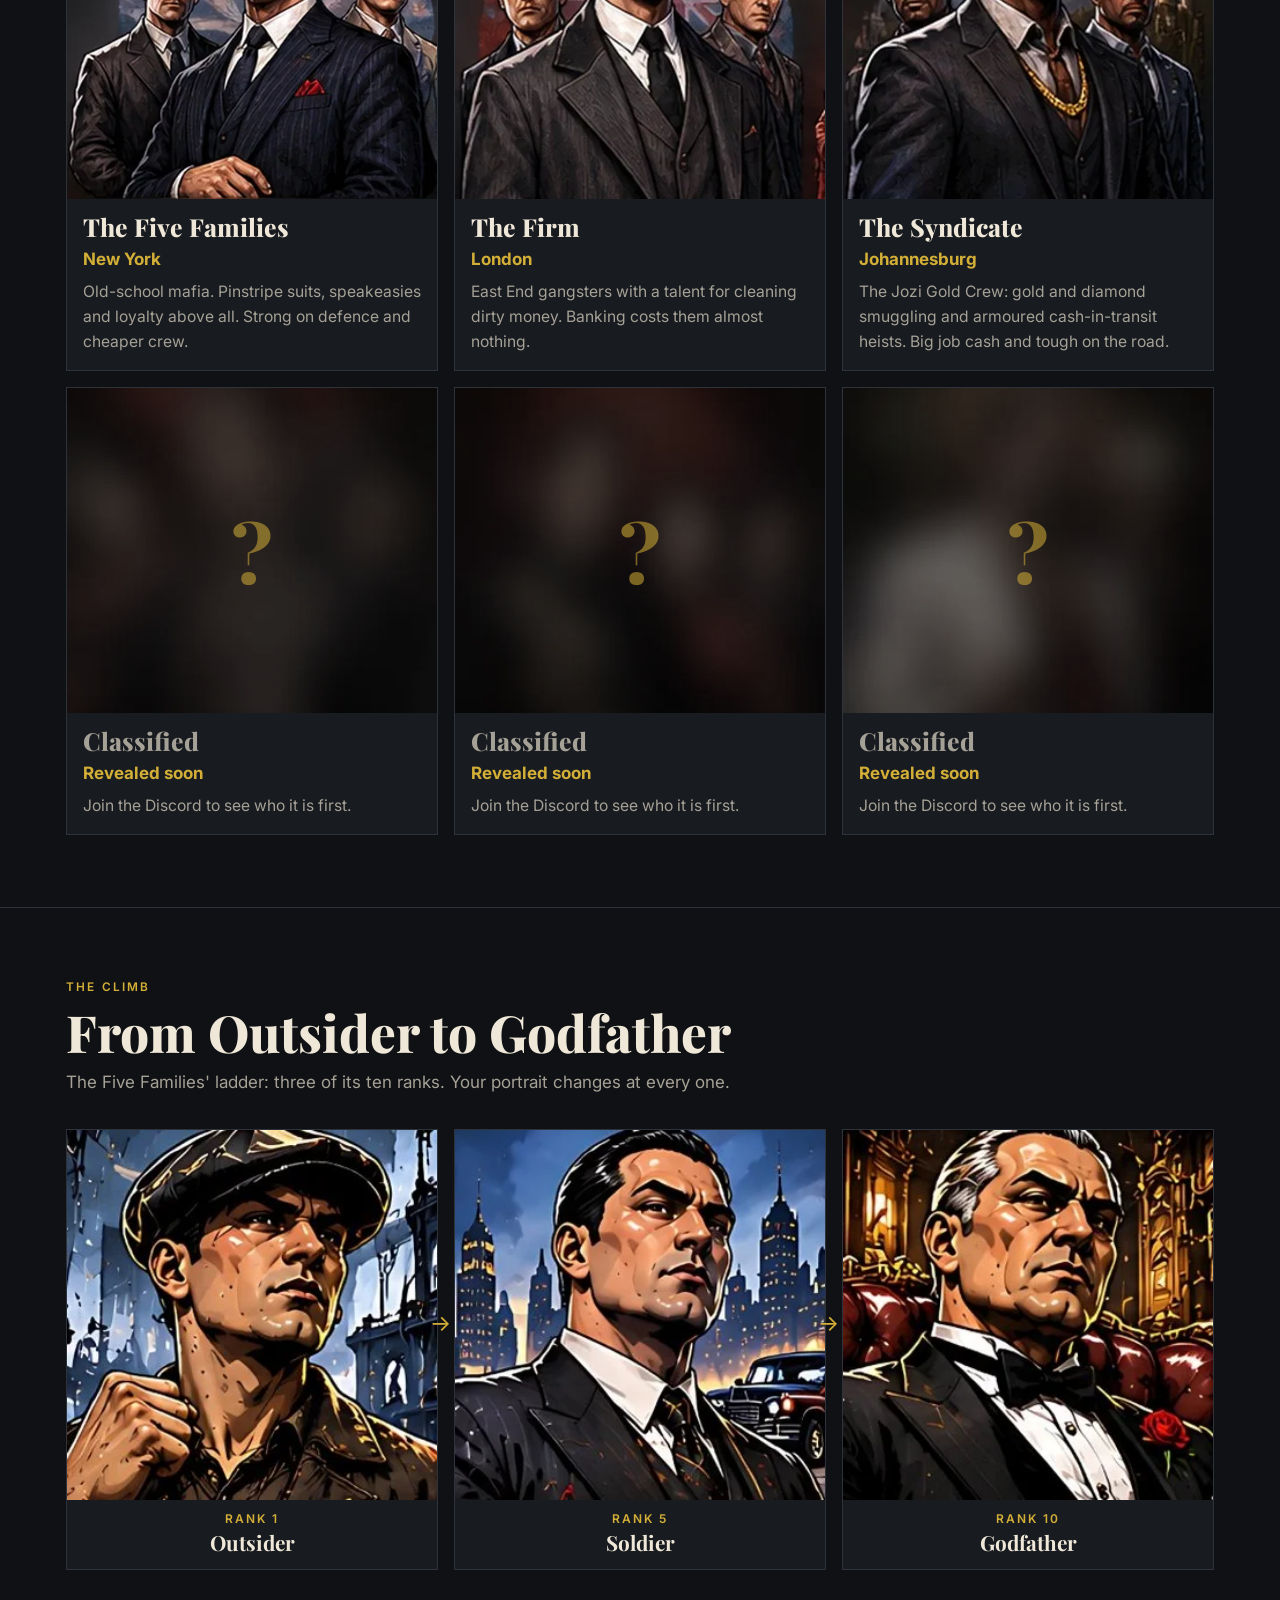
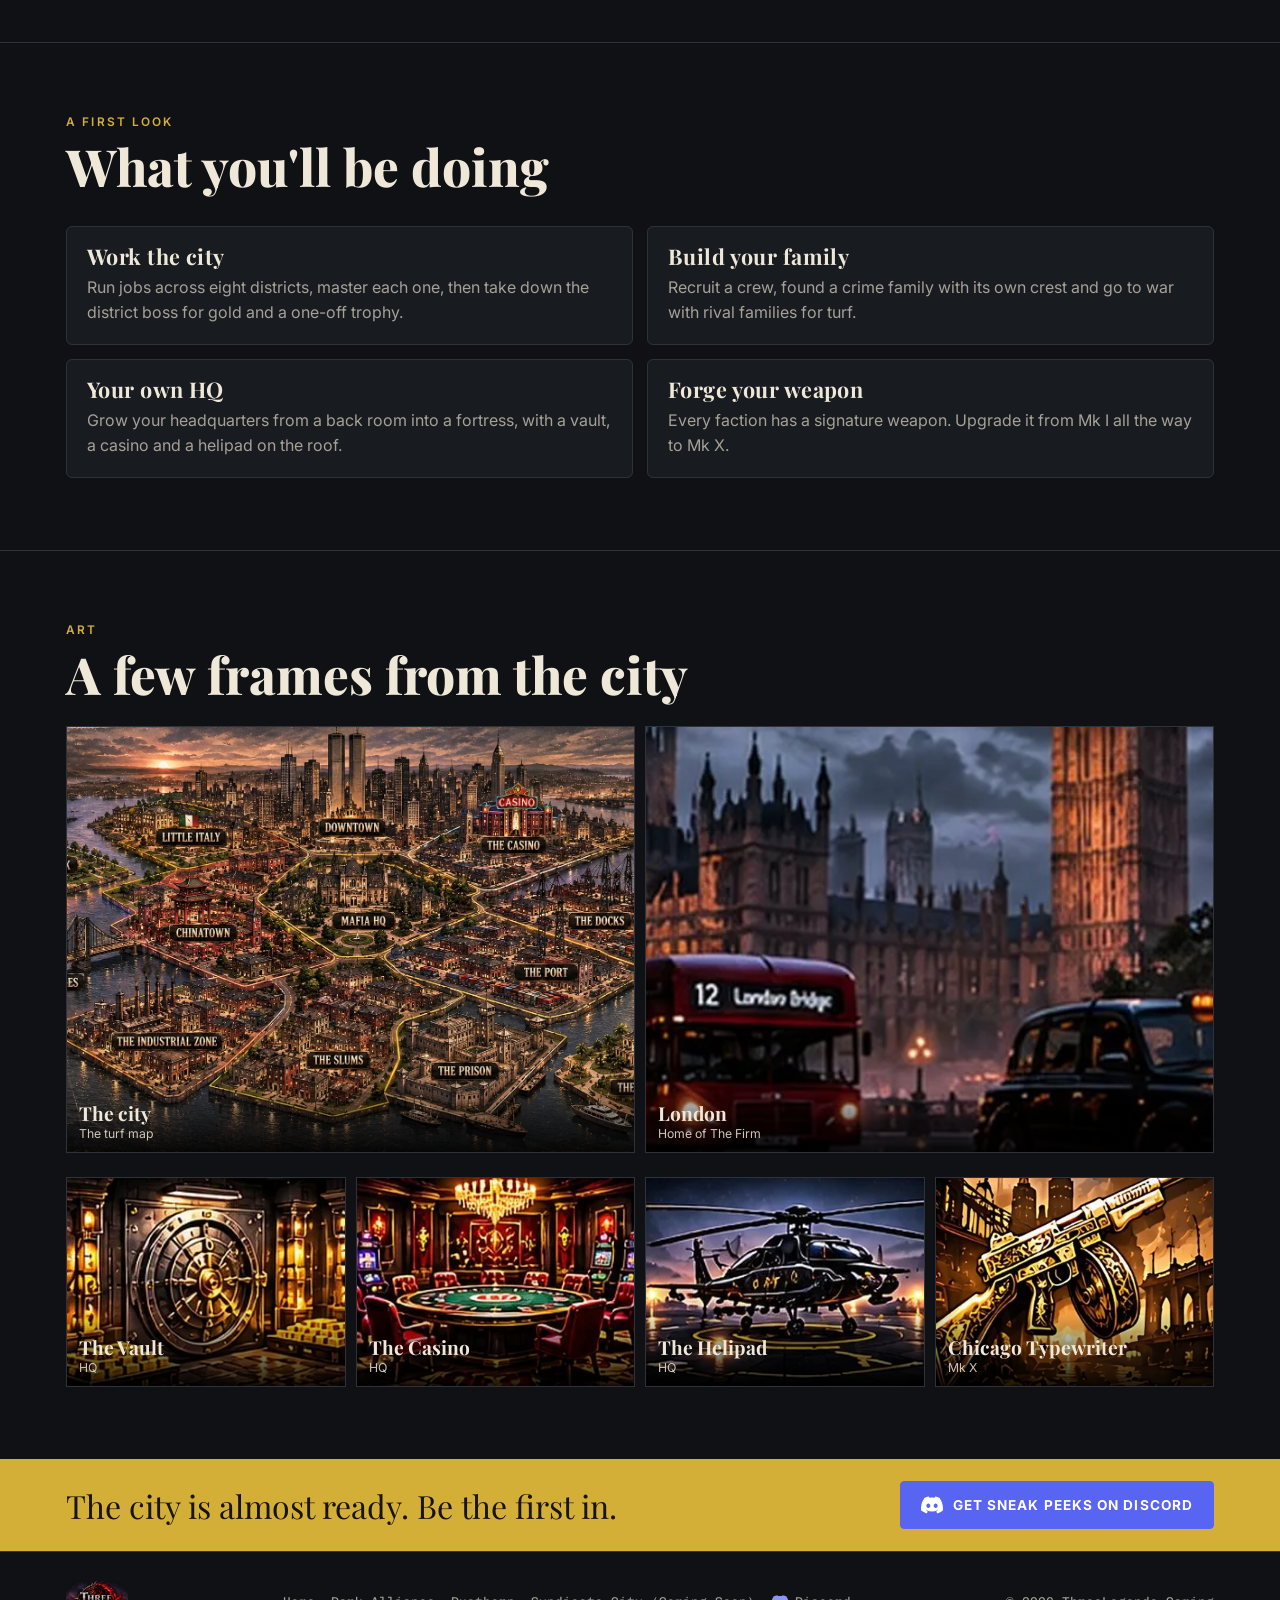
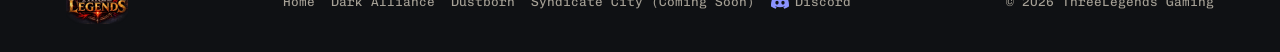
<file: syndicate-city.html>
<!doctype html>
<html lang="en">
<head>
<meta charset="utf-8">
<meta name="viewport" content="width=device-width, initial-scale=1, viewport-fit=cover">
<title>Syndicate City (Coming Soon) · ThreeLegends Gaming</title>
<meta name="claude:viewport-fit-sides" content="cover">
<meta name="description" content="Syndicate City: the next ThreeLegends Gaming game. A crime-syndicate RPG: pick one of six global crime families and rise from rookie to kingpin. Sneak peek.">
<meta name="theme-color" content="#0d0b0f">
<link rel="preconnect" href="https://fonts.googleapis.com">
<link rel="preconnect" href="https://fonts.gstatic.com" crossorigin>
<link rel="stylesheet" href="https://fonts.googleapis.com/css2?family=Cinzel:wght@500;700&family=Chivo:wght@400;600;700&family=Chivo+Mono:wght@400;500;600&family=Playfair+Display:wght@600;700;800&family=Inter:wght@400;500;600;700&display=swap">
<link rel="stylesheet" href="assets/site.css">
<link rel="icon" href="favicon.ico" sizes="any">
<link rel="icon" type="image/png" sizes="64x64" href="assets/favicon-64.png">
<link rel="apple-touch-icon" href="assets/apple-touch-icon.png">
<meta property="og:image" content="assets/three-legends-banner.webp">
</head>
<body class="sc">
<header class="top">
  <div class="wrap">
    <a class="brand" href="index.html" aria-label="ThreeLegends Gaming home"><img src="assets/three-legends-emblem-sm.webp" width="360" height="257" alt="ThreeLegends Gaming"></a>
    <nav aria-label="Main">
      <a href="index.html" class="hide-sm">Home</a>
      <a href="dark-alliance.html">Dark Alliance</a>
      <a href="dustborn.html">Dustborn</a>
      <a class="nav-soon" href="syndicate-city.html" title="Syndicate City: sneak peek" aria-current="page">Syndicate City <small>(Coming Soon)</small></a>
      <a href="index.html#contact" class="hide-sm">Contact</a>
      <a class="discord" href="https://discord.gg/jhuXgywS7g" target="_blank" rel="noopener" aria-label="Join our Discord" title="Join our Discord"><svg viewBox="0 0 24 24" width="20" height="20" aria-hidden="true" fill="currentColor"><path d="M20.317 4.37a19.79 19.79 0 0 0-4.885-1.515.074.074 0 0 0-.079.037c-.21.375-.444.864-.608 1.25a18.27 18.27 0 0 0-5.487 0 12.64 12.64 0 0 0-.617-1.25.077.077 0 0 0-.079-.037A19.74 19.74 0 0 0 3.677 4.37a.07.07 0 0 0-.032.027C.533 9.046-.32 13.58.099 18.057a.082.082 0 0 0 .031.057 19.9 19.9 0 0 0 5.993 3.03.078.078 0 0 0 .084-.028c.462-.63.874-1.295 1.226-1.994a.076.076 0 0 0-.041-.106 13.1 13.1 0 0 1-1.872-.892.077.077 0 0 1-.008-.128c.126-.094.252-.192.372-.291a.074.074 0 0 1 .077-.01c3.928 1.793 8.18 1.793 12.062 0a.074.074 0 0 1 .078.01c.12.098.246.198.373.292a.077.077 0 0 1-.006.127 12.3 12.3 0 0 1-1.873.892.077.077 0 0 0-.041.107c.36.698.772 1.362 1.225 1.993a.076.076 0 0 0 .084.028 19.84 19.84 0 0 0 6.002-3.03.077.077 0 0 0 .032-.054c.5-5.177-.838-9.674-3.549-13.66a.061.061 0 0 0-.031-.03zM8.02 15.33c-1.183 0-2.157-1.085-2.157-2.419 0-1.333.956-2.419 2.157-2.419 1.21 0 2.176 1.096 2.157 2.42 0 1.333-.956 2.418-2.157 2.418zm7.975 0c-1.183 0-2.157-1.085-2.157-2.419 0-1.333.955-2.419 2.157-2.419 1.21 0 2.176 1.096 2.157 2.42 0 1.333-.946 2.418-2.157 2.418z"/></svg></a>
    </nav>
  </div>
</header>

<main>
  <section class="ghero" aria-labelledby="sc-title">
    <img class="bg" src="assets/syndicate-city/hero.webp" srcset="assets/syndicate-city/hero-sm.webp 900w, assets/syndicate-city/hero.webp 1672w" sizes="100vw" alt="" fetchpriority="high">
    <div class="wrap">
      <p class="eyebrow">Game 03 · Sneak peek · Coming soon</p>
      <h1 id="sc-title">Syndicate City</h1>
      <p class="tagline">Six crime families. One city. Only one kingpin.</p>
      <div class="facts"><span>Crime-syndicate RPG</span><span>6 factions, 10 ranks each</span><span>Phone &amp; PC browser</span><span>Status: coming soon</span></div>
      <div class="btns"><a class="btn discord-btn" href="https://discord.gg/jhuXgywS7g" target="_blank" rel="noopener"><svg viewBox="0 0 24 24" width="20" height="20" aria-hidden="true" fill="currentColor"><path d="M20.317 4.37a19.79 19.79 0 0 0-4.885-1.515.074.074 0 0 0-.079.037c-.21.375-.444.864-.608 1.25a18.27 18.27 0 0 0-5.487 0 12.64 12.64 0 0 0-.617-1.25.077.077 0 0 0-.079-.037A19.74 19.74 0 0 0 3.677 4.37a.07.07 0 0 0-.032.027C.533 9.046-.32 13.58.099 18.057a.082.082 0 0 0 .031.057 19.9 19.9 0 0 0 5.993 3.03.078.078 0 0 0 .084-.028c.462-.63.874-1.295 1.226-1.994a.076.076 0 0 0-.041-.106 13.1 13.1 0 0 1-1.872-.892.077.077 0 0 1-.008-.128c.126-.094.252-.192.372-.291a.074.074 0 0 1 .077-.01c3.928 1.793 8.18 1.793 12.062 0a.074.074 0 0 1 .078.01c.12.098.246.198.373.292a.077.077 0 0 1-.006.127 12.3 12.3 0 0 1-1.873.892.077.077 0 0 0-.041.107c.36.698.772 1.362 1.225 1.993a.076.076 0 0 0 .084.028 19.84 19.84 0 0 0 6.002-3.03.077.077 0 0 0 .032-.054c.5-5.177-.838-9.674-3.549-13.66a.061.061 0 0 0-.031-.03zM8.02 15.33c-1.183 0-2.157-1.085-2.157-2.419 0-1.333.956-2.419 2.157-2.419 1.21 0 2.176 1.096 2.157 2.42 0 1.333-.956 2.418-2.157 2.418zm7.975 0c-1.183 0-2.157-1.085-2.157-2.419 0-1.333.955-2.419 2.157-2.419 1.21 0 2.176 1.096 2.157 2.42 0 1.333-.946 2.418-2.157 2.418z"/></svg><span>Get sneak peeks on Discord</span></a><a class="btn ghost" href="#peek">Take a look</a></div>
    </div>
  </section>

  <section class="band" id="peek" aria-labelledby="sc-about">
    <div class="wrap split">
      <div class="stack">
        <p class="eyebrow">The game</p>
        <h2 id="sc-about" class="sc-h2">Start on the street. End up running it.</h2>
        <p class="lead">Syndicate City is our next online RPG. Pick one of six crime factions from around the world, work jobs across the city, build your family and fight rival bosses for turf.</p>
        <p class="muted">Every rank changes your portrait, your frame and your perks, all the way from a nobody in a rainy alley to the boss of the whole city. This page is a small sneak peek. There's a lot more we're keeping under wraps for now.</p>
      </div>
      <button type="button" class="phone" style="border-radius:6px;cursor:zoom-in" data-full="assets/syndicate-city/city_jozi.webp" data-cap="Johannesburg at dusk"><img src="assets/syndicate-city/city_jozi.webp" alt="Johannesburg skyline at dusk with a mine headframe" style="aspect-ratio:2/1;object-fit:cover"></button>
    </div>
  </section>

  <section class="band" aria-labelledby="sc-crews">
    <div class="wrap">
      <div class="head"><p class="eyebrow">Pick your side</p><h2 id="sc-crews">Six factions. Three revealed.</h2><p class="muted">Each faction has its own city, its own mentor, ten ranks to climb and a signature weapon nobody else can carry.</p></div>
      <div class="classes sc-crews"><article class="cls"><img src="assets/syndicate-city/crew_families.webp" alt="The Five Families crew" loading="lazy"><div><h3>The Five Families</h3><span class="boon">New York</span><p>Old-school mafia. Pinstripe suits, speakeasies and loyalty above all. Strong on defence and cheaper crew.</p></div></article><article class="cls"><img src="assets/syndicate-city/crew_firm.webp" alt="The Firm crew" loading="lazy"><div><h3>The Firm</h3><span class="boon">London</span><p>East End gangsters with a talent for cleaning dirty money. Banking costs them almost nothing.</p></div></article><article class="cls"><img src="assets/syndicate-city/crew_syndicate.webp" alt="The Syndicate crew" loading="lazy"><div><h3>The Syndicate</h3><span class="boon">Johannesburg</span><p>The Jozi Gold Crew: gold and diamond smuggling and armoured cash-in-transit heists. Big job cash and tough on the road.</p></div></article><article class="cls locked" aria-label="Faction not revealed yet"><img src="assets/syndicate-city/locked_yakuza.webp" alt="" loading="lazy"><div><h3>Classified</h3><span class="boon">Revealed soon</span><p>Join the Discord to see who it is first.</p></div></article><article class="cls locked" aria-label="Faction not revealed yet"><img src="assets/syndicate-city/locked_triad.webp" alt="" loading="lazy"><div><h3>Classified</h3><span class="boon">Revealed soon</span><p>Join the Discord to see who it is first.</p></div></article><article class="cls locked" aria-label="Faction not revealed yet"><img src="assets/syndicate-city/locked_sinaloa.webp" alt="" loading="lazy"><div><h3>Classified</h3><span class="boon">Revealed soon</span><p>Join the Discord to see who it is first.</p></div></article></div>
    </div>
  </section>

  <section class="band" aria-labelledby="sc-rise">
    <div class="wrap">
      <div class="head"><p class="eyebrow">The climb</p><h2 id="sc-rise">From Outsider to Godfather</h2><p class="muted">The Five Families' ladder: three of its ten ranks. Your portrait changes at every one.</p></div>
      <ol class="sc-rise">
        <li><img src="assets/syndicate-city/rank_01.webp" alt="Outsider portrait" loading="lazy"><b>Rank 1</b><span>Outsider</span></li>
        <li><img src="assets/syndicate-city/rank_05.webp" alt="Soldier portrait" loading="lazy"><b>Rank 5</b><span>Soldier</span></li>
        <li><img src="assets/syndicate-city/rank_10.webp" alt="Godfather portrait" loading="lazy"><b>Rank 10</b><span>Godfather</span></li>
      </ol>
    </div>
  </section>

  <section class="band" aria-labelledby="sc-feats">
    <div class="wrap">
      <div class="head"><p class="eyebrow">A first look</p><h2 id="sc-feats">What you'll be doing</h2></div>
      <ul class="feats"><li><b>Work the city</b><p>Run jobs across eight districts, master each one, then take down the district boss for gold and a one-off trophy.</p></li><li><b>Build your family</b><p>Recruit a crew, found a crime family with its own crest and go to war with rival families for turf.</p></li><li><b>Your own HQ</b><p>Grow your headquarters from a back room into a fortress, with a vault, a casino and a helipad on the roof.</p></li><li><b>Forge your weapon</b><p>Every faction has a signature weapon. Upgrade it from Mk I all the way to Mk X.</p></li></ul>
    </div>
  </section>

  <section class="band" aria-labelledby="sc-art">
    <div class="wrap stack" style="gap:24px">
      <div class="head" style="margin:0"><p class="eyebrow">Art</p><h2 id="sc-art">A few frames from the city</h2></div>
      <div class="gal wide">
        <button type="button" data-full="assets/syndicate-city/hero.webp" data-cap="The city · The turf map"><img src="assets/syndicate-city/hero.webp" alt="The city" loading="lazy"><span class="cap"><b>The city</b><small>The turf map</small></span></button>
        <button type="button" data-full="assets/syndicate-city/sky_london.webp" data-cap="London · Home of The Firm"><img src="assets/syndicate-city/sky_london.webp" alt="London" loading="lazy"><span class="cap"><b>London</b><small>Home of The Firm</small></span></button>
      </div>
      <div class="gal">
        <button type="button" data-full="assets/syndicate-city/hq_vault.webp" data-cap="The Vault · HQ"><img src="assets/syndicate-city/hq_vault.webp" alt="The Vault" loading="lazy"><span class="cap"><b>The Vault</b><small>HQ</small></span></button>
        <button type="button" data-full="assets/syndicate-city/hq_casino.webp" data-cap="The Casino · HQ"><img src="assets/syndicate-city/hq_casino.webp" alt="The Casino" loading="lazy"><span class="cap"><b>The Casino</b><small>HQ</small></span></button>
        <button type="button" data-full="assets/syndicate-city/hq_helipad.webp" data-cap="The Helipad · HQ"><img src="assets/syndicate-city/hq_helipad.webp" alt="The Helipad" loading="lazy"><span class="cap"><b>The Helipad</b><small>HQ</small></span></button>
        <button type="button" data-full="assets/syndicate-city/weapon_tommy.webp" data-cap="Chicago Typewriter · Mk X"><img src="assets/syndicate-city/weapon_tommy.webp" alt="Chicago Typewriter" loading="lazy"><span class="cap"><b>Chicago Typewriter</b><small>Mk X</small></span></button>
      </div>
    </div>
  </section>

  <section class="strip"><div class="wrap"><p>The city is almost ready. Be the first in.</p><div class="btns"><a class="btn discord-btn" href="https://discord.gg/jhuXgywS7g" target="_blank" rel="noopener"><svg viewBox="0 0 24 24" width="20" height="20" aria-hidden="true" fill="currentColor"><path d="M20.317 4.37a19.79 19.79 0 0 0-4.885-1.515.074.074 0 0 0-.079.037c-.21.375-.444.864-.608 1.25a18.27 18.27 0 0 0-5.487 0 12.64 12.64 0 0 0-.617-1.25.077.077 0 0 0-.079-.037A19.74 19.74 0 0 0 3.677 4.37a.07.07 0 0 0-.032.027C.533 9.046-.32 13.58.099 18.057a.082.082 0 0 0 .031.057 19.9 19.9 0 0 0 5.993 3.03.078.078 0 0 0 .084-.028c.462-.63.874-1.295 1.226-1.994a.076.076 0 0 0-.041-.106 13.1 13.1 0 0 1-1.872-.892.077.077 0 0 1-.008-.128c.126-.094.252-.192.372-.291a.074.074 0 0 1 .077-.01c3.928 1.793 8.18 1.793 12.062 0a.074.074 0 0 1 .078.01c.12.098.246.198.373.292a.077.077 0 0 1-.006.127 12.3 12.3 0 0 1-1.873.892.077.077 0 0 0-.041.107c.36.698.772 1.362 1.225 1.993a.076.076 0 0 0 .084.028 19.84 19.84 0 0 0 6.002-3.03.077.077 0 0 0 .032-.054c.5-5.177-.838-9.674-3.549-13.66a.061.061 0 0 0-.031-.03zM8.02 15.33c-1.183 0-2.157-1.085-2.157-2.419 0-1.333.956-2.419 2.157-2.419 1.21 0 2.176 1.096 2.157 2.42 0 1.333-.956 2.418-2.157 2.418zm7.975 0c-1.183 0-2.157-1.085-2.157-2.419 0-1.333.955-2.419 2.157-2.419 1.21 0 2.176 1.096 2.157 2.42 0 1.333-.946 2.418-2.157 2.418z"/></svg><span>Get sneak peeks on Discord</span></a></div></div></section>
</main>
<footer>
  <div class="wrap">
    <a href="index.html"><img src="assets/three-legends-emblem-sm.webp" width="360" height="257" alt="ThreeLegends Gaming"></a>
    <nav aria-label="Footer">
      <a href="index.html">Home</a>
      <a href="dark-alliance.html">Dark Alliance</a>
      <a href="dustborn.html">Dustborn</a>
      <a href="syndicate-city.html">Syndicate City (Coming Soon)</a>
      <a href="https://discord.gg/jhuXgywS7g" target="_blank" rel="noopener" class="fdiscord"><svg viewBox="0 0 24 24" width="20" height="20" aria-hidden="true" fill="currentColor"><path d="M20.317 4.37a19.79 19.79 0 0 0-4.885-1.515.074.074 0 0 0-.079.037c-.21.375-.444.864-.608 1.25a18.27 18.27 0 0 0-5.487 0 12.64 12.64 0 0 0-.617-1.25.077.077 0 0 0-.079-.037A19.74 19.74 0 0 0 3.677 4.37a.07.07 0 0 0-.032.027C.533 9.046-.32 13.58.099 18.057a.082.082 0 0 0 .031.057 19.9 19.9 0 0 0 5.993 3.03.078.078 0 0 0 .084-.028c.462-.63.874-1.295 1.226-1.994a.076.076 0 0 0-.041-.106 13.1 13.1 0 0 1-1.872-.892.077.077 0 0 1-.008-.128c.126-.094.252-.192.372-.291a.074.074 0 0 1 .077-.01c3.928 1.793 8.18 1.793 12.062 0a.074.074 0 0 1 .078.01c.12.098.246.198.373.292a.077.077 0 0 1-.006.127 12.3 12.3 0 0 1-1.873.892.077.077 0 0 0-.041.107c.36.698.772 1.362 1.225 1.993a.076.076 0 0 0 .084.028 19.84 19.84 0 0 0 6.002-3.03.077.077 0 0 0 .032-.054c.5-5.177-.838-9.674-3.549-13.66a.061.061 0 0 0-.031-.03zM8.02 15.33c-1.183 0-2.157-1.085-2.157-2.419 0-1.333.956-2.419 2.157-2.419 1.21 0 2.176 1.096 2.157 2.42 0 1.333-.956 2.418-2.157 2.418zm7.975 0c-1.183 0-2.157-1.085-2.157-2.419 0-1.333.955-2.419 2.157-2.419 1.21 0 2.176 1.096 2.157 2.42 0 1.333-.946 2.418-2.157 2.418z"/></svg><span>Discord</span></a>
    </nav>
    <span>© <span id="yr">2026</span> ThreeLegends Gaming</span>
  </div>
</footer>
<script src="assets/site.js"></script>
<script src="assets/store.js"></script>
</body>
</html>
</file>
<file: assets/site.css>
/* Three Legends: one site, three voices.
   Studio pages use the logo's gold and crimson with Cinzel; each game page switches to its own game's palette and type.
   Layout: sticky header, full-bleed art bands, 1180px content column, galleries open in a lightbox. */
:root {
  color-scheme: dark;
  --ink: #0d0b0f;
  --ink-2: #16131a;
  --ink-3: #201c25;
  --line: #2d2833;
  --bone: #ede5d8;
  --mute: #a39aa8;
  --gold: #d9a441;
  --crimson: #b23a48;

  --accent: var(--gold);
  --accent-2: var(--crimson);
  --on-accent: #1a1206;

  --f-display: "Cinzel", "Trajan Pro", "Times New Roman", serif;
  --f-body: "Chivo", "Helvetica Neue", Arial, sans-serif;
  --f-mono: "Chivo Mono", ui-monospace, Menlo, monospace;

  --gl: max(16px, env(safe-area-inset-left, 0px));
  --gr: max(16px, env(safe-area-inset-right, 0px));
}
body.dustborn {
  --ink: #15100c; --ink-2: #1f1812; --ink-3: #2a2018; --line: #3b2d22;
  --bone: #f0e3cc; --mute: #b09c84;
  --accent: #e2622b; --accent-2: #4fb3a1; --on-accent: #1d0c03;
  --f-display: "Staatliches", "Impact", "Arial Narrow", sans-serif;
  --f-body: "Barlow Semi Condensed", "Barlow", "Segoe UI", sans-serif;
}
body.da {
  --ink: #09080b; --ink-2: #121117; --ink-3: #1b1a21; --line: #2e2c35;
  --bone: #e6ddca; --mute: #a19a8c;
  --accent: #c8141f; --accent-2: #d2ad55; --on-accent: #fff3e6;
  --f-display: "Grenze Gotisch", "UnifrakturCook", "Times New Roman", serif;
  --f-body: "Alegreya Sans", "Gill Sans", "Trebuchet MS", sans-serif;
}

body.sc {
  --ink: #0f1114; --ink-2: #181b20; --ink-3: #21252b; --line: #2e333b;
  --bone: #efe8d8; --mute: #a6a196;
  --accent: #d4af37; --accent-2: #d4af37; --on-accent: #17130a;
  --f-display: "Playfair Display", Georgia, serif;
  --f-body: "Inter", system-ui, sans-serif;
}

* { box-sizing: border-box; }
html { scroll-behavior: smooth; }
body {
  margin: 0; background: var(--ink); color: var(--bone);
  font: 17px/1.6 var(--f-body); -webkit-font-smoothing: antialiased;
}
body::before { content: ""; position: fixed; inset: 0 0 auto; height: env(safe-area-inset-top, 0px); z-index: 10; background: var(--ink); }
img { max-width: 100%; display: block; }
a { color: inherit; }
:focus-visible { outline: 2px solid var(--accent-2); outline-offset: 3px; }
h1, h2, h3 { margin: 0; text-wrap: balance; font-weight: 700; line-height: 1.05; }
p { margin: 0; }
.wrap { max-width: 1180px; margin: 0 auto; padding-left: var(--gl); padding-right: var(--gr); }
.eyebrow { font: 500 .74rem/1.3 var(--f-mono); letter-spacing: .2em; text-transform: uppercase; color: var(--accent-2); }
body.dustborn .eyebrow, body.da .eyebrow { font-family: var(--f-body); font-weight: 700; letter-spacing: .16em; }
.lead { font-size: clamp(1.15rem, 2vw, 1.4rem); line-height: 1.5; max-width: 52ch; }
.muted { color: var(--mute); }
.sr { position: absolute; width: 1px; height: 1px; overflow: hidden; clip: rect(0 0 0 0); }

/* ---------- header ---------- */
.top {
  position: sticky; top: env(safe-area-inset-top, 0px); z-index: 20;
  background: color-mix(in srgb, var(--ink) 88%, transparent); backdrop-filter: blur(10px);
  border-bottom: 1px solid var(--line);
}
.top .wrap { display: flex; align-items: center; justify-content: space-between; gap: 16px; padding-block: 8px; }
.brand { display: flex; align-items: center; gap: 10px; text-decoration: none; flex: none; }
.brand img { height: 46px; width: auto; }
.top nav { display: flex; gap: 6px; flex-wrap: wrap; justify-content: flex-end; }
.top nav a {
  font: 500 .76rem/1 var(--f-mono); letter-spacing: .12em; text-transform: uppercase;
  text-decoration: none; color: var(--mute); padding: 10px 10px; border-radius: 4px;
}
.top nav a:hover { color: var(--bone); background: var(--ink-3); }
.top nav a[aria-current="page"] { color: var(--bone); box-shadow: inset 0 -2px 0 var(--accent); border-radius: 0; }
@media (max-width: 640px) {
  .brand img { height: 36px; }
  .top nav a { padding: 8px 6px; font-size: .68rem; letter-spacing: .06em; }
  .top nav a.hide-sm { display: none; }
}

/* ---------- sections ---------- */
.band { border-top: 1px solid var(--line); }
.band > .wrap { padding-block: 72px; }
.band.tight > .wrap { padding-block: 48px; }
.head { display: grid; gap: 10px; margin-bottom: 32px; max-width: 760px; }
.head h2 { font-family: var(--f-display); font-size: clamp(2rem, 4.4vw, 3.2rem); }
body.dustborn .head h2 { font-weight: 400; letter-spacing: .02em; }
body.da .head h2 { font-weight: 800; }
.split { display: grid; grid-template-columns: minmax(0, 1fr) minmax(0, 1fr); gap: 48px; align-items: center; }
.split > * { min-width: 0; }
.stack { display: grid; gap: 16px; }
@media (max-width: 860px) {
  .band > .wrap { padding-block: 56px; }
  .split { grid-template-columns: minmax(0, 1fr); gap: 28px; }
}

/* ---------- buttons ---------- */
.btns { display: flex; flex-wrap: wrap; gap: 12px; }
.btn {
  display: inline-flex; align-items: center; gap: 10px; min-height: 46px; padding: 12px 20px;
  font: 600 .82rem/1 var(--f-mono); letter-spacing: .12em; text-transform: uppercase; text-decoration: none;
  background: var(--accent); color: var(--on-accent); border: 1px solid var(--accent); border-radius: 4px;
  transition: filter .2s ease, background .2s ease;
}
.btn:hover { filter: brightness(1.12); }
.btn.ghost { background: transparent; color: var(--bone); border-color: var(--line); }
.btn.ghost:hover { background: var(--ink-3); filter: none; }
body.dustborn .btn { font: 400 1.15rem/1 var(--f-display); letter-spacing: .05em; border-radius: 10px; }
body.da .btn { font: 800 .9rem/1 var(--f-body); letter-spacing: .1em; }

/* ---------- studio home ---------- */
.crest {
  text-align: center; overflow: hidden;
  background:
    radial-gradient(60% 70% at 50% 40%, rgba(178,58,72,.24), transparent 70%),
    radial-gradient(40% 50% at 50% 25%, rgba(217,164,65,.16), transparent 70%), var(--ink);
}
.crest .wrap { display: grid; justify-items: center; gap: 18px; padding-block: 36px 56px; }
.crest .logo { width: min(720px, 100%); height: auto; filter: drop-shadow(0 18px 40px rgba(0,0,0,.6)); }
.crest .tag { font: 700 clamp(1.05rem, 2.4vw, 1.5rem)/1.3 var(--f-display); letter-spacing: .14em; text-transform: uppercase; color: var(--gold); }
.crest .lead { margin-inline: auto; color: #d8cfd9; }

.who { display: grid; grid-template-columns: repeat(3, minmax(0, 1fr)); gap: 1px; background: var(--line); border: 1px solid var(--line); }
.who > div { background: var(--ink-2); padding: 28px 24px; display: grid; gap: 10px; align-content: start; }
.who h3 { font: 700 1.25rem/1.2 var(--f-display); color: var(--gold); }
.who p { color: #cfc6d2; }
@media (max-width: 860px) { .who { grid-template-columns: minmax(0, 1fr); } }

.games { display: grid; grid-template-columns: repeat(2, minmax(0, 1fr)); gap: 24px; }
.gcard {
  position: relative; display: grid; align-content: end; min-height: 520px; overflow: hidden; isolation: isolate;
  border: 1px solid var(--line); text-decoration: none; color: var(--bone);
}
.gcard > img { position: absolute; inset: 0; width: 100%; height: 100%; object-fit: cover; z-index: -2; transition: transform .6s ease; }
.gcard::after { content: ""; position: absolute; inset: 0; z-index: -1; background: linear-gradient(to top, rgba(8,6,10,.96) 8%, rgba(8,6,10,.35) 55%, rgba(8,6,10,.05)); }
.gcard:hover > img { transform: scale(1.04); }
.gcard .gbody { padding: 28px; display: grid; gap: 12px; }
.gcard h3 { font-size: clamp(2.6rem, 5vw, 3.8rem); line-height: .95; }
.gcard.dust h3 { font-family: "Staatliches", Impact, sans-serif; font-weight: 400; color: #f3e7d3; letter-spacing: .03em; text-shadow: 0 3px 0 #b8481a; }
.gcard.dark h3 { font-family: "Grenze Gotisch", serif; font-weight: 800; color: #f3ead6; text-shadow: 0 0 22px rgba(232,64,47,.6); }
.gcard .meta { font: 500 .72rem/1.4 var(--f-mono); letter-spacing: .14em; text-transform: uppercase; color: var(--mute); }
.gcard .go { font: 600 .8rem/1 var(--f-mono); letter-spacing: .14em; text-transform: uppercase; display: inline-flex; gap: 10px; }
.gcard.dust .go { color: #e2622b; } .gcard.dark .go { color: #ee4a38; }
.gcard .go::after { content: "→"; transition: transform .3s ease; }
.gcard:hover .go::after { transform: translateX(6px); }
@media (max-width: 860px) { .games { grid-template-columns: minmax(0, 1fr); } .gcard { min-height: 440px; } }

.pillars { display: grid; grid-template-columns: repeat(5, minmax(0, 1fr)); gap: 16px; list-style: none; padding: 0; margin: 0; }
.pillars li { border-top: 2px solid var(--gold); padding-top: 14px; display: grid; gap: 6px; }
.pillars b { font: 700 1.05rem/1.2 var(--f-display); letter-spacing: .04em; }
.pillars span { color: var(--mute); font-size: .95rem; }
@media (max-width: 980px) { .pillars { grid-template-columns: repeat(2, minmax(0, 1fr)); } }
@media (max-width: 480px) { .pillars { grid-template-columns: minmax(0, 1fr); } }

/* ---------- game hero ---------- */
.ghero { position: relative; overflow: hidden; isolation: isolate; }
.ghero > img.bg { position: absolute; inset: 0; width: 100%; height: 100%; object-fit: cover; z-index: -2; }
.ghero::after { content: ""; position: absolute; inset: 0; z-index: -1; }
.ghero .wrap { min-height: 600px; display: grid; align-content: end; gap: 18px; padding-block: 80px 56px; }
.ghero h1 { font-family: var(--f-display); font-size: clamp(3.6rem, 11vw, 8rem); line-height: .88; }
.ghero .tagline { font-size: clamp(1.2rem, 2.4vw, 1.6rem); max-width: 34ch; }
.facts { display: flex; flex-wrap: wrap; gap: 8px; }
.facts span { padding: 6px 12px; border: 1px solid color-mix(in srgb, var(--bone) 30%, transparent); background: rgba(0,0,0,.35); font: 500 .74rem/1.2 var(--f-mono); letter-spacing: .1em; text-transform: uppercase; border-radius: 999px; }
body.dustborn .ghero h1 { font-weight: 400; letter-spacing: .04em; color: #f3e7d3; text-shadow: 0 4px 0 #b8481a, 0 14px 40px rgba(0,0,0,.8); }
body.dustborn .ghero::after { background: linear-gradient(0deg, var(--ink) 4%, rgba(21,16,12,.55) 45%, rgba(21,16,12,.1)); }
body.da .ghero h1 { font-weight: 800; color: #f3ead6; text-shadow: 0 0 34px rgba(232,64,47,.55), 0 3px 0 #000; }
body.da .ghero::after { background: linear-gradient(90deg, rgba(9,8,11,.96) 30%, rgba(9,8,11,.55) 62%, rgba(9,8,11,.1)), linear-gradient(0deg, var(--ink) 2%, transparent 30%); }
body.da .ghero > img.bg { left: auto; width: min(62%, 760px); object-position: center top; }
@media (max-width: 760px) {
  .ghero .wrap { min-height: 520px; }
  body.da .ghero > img.bg { width: 100%; opacity: .55; }
}

/* ---------- feature list ---------- */
.feats { display: grid; grid-template-columns: repeat(2, minmax(0, 1fr)); gap: 14px; list-style: none; padding: 0; margin: 0; }
.feats li { background: var(--ink-2); border: 1px solid var(--line); padding: 18px 20px; display: grid; gap: 6px; border-radius: 6px; }
body.dustborn .feats li { border-radius: 14px; }
.feats b { font-family: var(--f-display); font-size: 1.35rem; font-weight: 400; color: var(--bone); letter-spacing: .02em; line-height: 1.1; }
body.da .feats b { font-weight: 800; font-size: 1.5rem; }
.feats p { color: var(--mute); font-size: 1rem; }
@media (max-width: 700px) { .feats { grid-template-columns: minmax(0, 1fr); } }

/* ---------- screenshots ---------- */
.shots { display: grid; grid-auto-flow: column; grid-auto-columns: minmax(200px, 240px); gap: 20px; overflow-x: auto; padding: 4px 4px 18px; scroll-snap-type: x mandatory; }
.shots figure { margin: 0; scroll-snap-align: start; display: grid; gap: 10px; }
.phone { display: block; width: 100%; border: 8px solid #050405; border-radius: 26px; overflow: hidden; box-shadow: 0 0 0 1px var(--line), 0 20px 40px rgba(0,0,0,.5); background: #000; cursor: zoom-in; padding: 0; }
.phone img { aspect-ratio: 420 / 860; width: 100%; height: auto; object-fit: cover; object-position: top; }
.shots figcaption { font-size: .95rem; color: var(--mute); }
.shots figcaption b { display: block; color: var(--bone); font-weight: 700; }

/* ---------- galleries ---------- */
.gal { display: grid; grid-template-columns: repeat(4, minmax(0, 1fr)); gap: 10px; }
.gal.three { grid-template-columns: repeat(3, minmax(0, 1fr)); }
.gal.wide { grid-template-columns: repeat(2, minmax(0, 1fr)); }
.gal button { padding: 0; border: 1px solid var(--line); background: var(--ink-2); cursor: zoom-in; overflow: hidden; position: relative; display: block; width: 100%; color: inherit; font: inherit; text-align: left; }
.gal button img { width: 100%; aspect-ratio: 4 / 3; object-fit: cover; transition: transform .5s ease; }
.gal.square button img { aspect-ratio: 1; }
.gal.tall button img { aspect-ratio: 3 / 4; object-position: top; }
.gal button:hover img { transform: scale(1.05); }
.gal .cap { position: absolute; left: 0; right: 0; bottom: 0; padding: 26px 12px 10px; background: linear-gradient(transparent, rgba(0,0,0,.88)); font-size: .92rem; line-height: 1.25; }
.gal .cap b { display: block; font-family: var(--f-display); font-size: 1.2rem; font-weight: 400; line-height: 1.1; }
body.da .gal .cap b { font-weight: 800; }
.gal .cap small { color: #cfc5b7; }
@media (max-width: 900px) { .gal, .gal.three { grid-template-columns: repeat(2, minmax(0, 1fr)); } }
@media (max-width: 420px) { .gal.wide { grid-template-columns: minmax(0, 1fr); } }

/* ---------- region / chapter list ---------- */
.route { list-style: none; margin: 0; padding: 0; display: grid; grid-template-columns: repeat(2, minmax(0, 1fr)); gap: 0 32px; }
.route li { display: grid; grid-template-columns: 56px 64px minmax(0, 1fr); gap: 14px; align-items: center; padding: 12px 0; border-bottom: 1px dashed var(--line); }
.route .lv { font: 500 .78rem/1.2 var(--f-mono); color: var(--mute); text-align: right; font-variant-numeric: tabular-nums; }
.route .lv b { display: block; font: 400 1.5rem/1 var(--f-display); color: var(--accent); }
body.da .route .lv b { font-weight: 800; }
.route img { width: 64px; height: 64px; object-fit: cover; border-radius: 8px; border: 1px solid var(--line); }
.route .nm { font-weight: 700; font-size: 1.05rem; line-height: 1.2; }
.route .nm small { display: block; font-weight: 400; color: var(--mute); font-size: .92rem; }
@media (max-width: 760px) { .route { grid-template-columns: minmax(0, 1fr); } }

/* ---------- classes ---------- */
.classes { display: grid; grid-template-columns: repeat(4, minmax(0, 1fr)); gap: 16px; }
.cls { background: var(--ink-2); border: 1px solid var(--line); display: grid; }
.cls img { aspect-ratio: 1; width: 100%; object-fit: cover; object-position: top; }
.cls div { padding: 16px; display: grid; gap: 6px; }
.cls h3 { font: 800 1.9rem/1 var(--f-display); }
.cls .boon { font-weight: 700; color: var(--accent-2); }
.cls p { color: var(--mute); font-size: .98rem; }
@media (max-width: 900px) { .classes { grid-template-columns: repeat(2, minmax(0, 1fr)); } }

/* ---------- abilities ---------- */
.chips { display: flex; flex-wrap: wrap; gap: 8px; list-style: none; margin: 0; padding: 0; }
.chips li { padding: 8px 14px; border: 1px solid var(--line); background: var(--ink-2); border-radius: 999px; font-weight: 700; }
.chips li span { color: var(--mute); font-weight: 400; }

/* ---------- quote / status strip ---------- */
.strip { background: var(--accent); color: var(--on-accent); }
.strip .wrap { padding-block: 22px; display: flex; flex-wrap: wrap; align-items: center; justify-content: space-between; gap: 16px; }
.strip p { font-family: var(--f-display); font-size: clamp(1.4rem, 3vw, 2rem); line-height: 1.1; }
body.dustborn .strip p { letter-spacing: .03em; }
body.da .strip p { font-weight: 800; }
.strip .btn { background: var(--ink); color: var(--bone); border-color: var(--ink); }

/* ---------- studio art (from the Art folder) ---------- */
.artrow { display: grid; grid-template-columns: repeat(3, minmax(0, 1fr)); gap: 12px; }
.artrow button { padding: 0; border: 1px solid var(--line); background: var(--ink-2); cursor: zoom-in; }
.artrow img { width: 100%; aspect-ratio: 4 / 3; object-fit: cover; }
@media (max-width: 760px) { .artrow { grid-template-columns: minmax(0, 1fr); } }

/* ---------- contact ---------- */
form { display: grid; gap: 14px; }
label { font: 500 .7rem/1 var(--f-mono); letter-spacing: .16em; text-transform: uppercase; color: var(--mute); display: grid; gap: 8px; }
input, textarea { font: 400 1rem/1.4 var(--f-body); color: var(--bone); background: var(--ink-2); border: 1px solid var(--line); padding: 12px 14px; width: 100%; border-radius: 4px; }
input:focus, textarea:focus { outline: none; border-color: var(--gold); }
textarea { min-height: 120px; resize: vertical; }
form .btn { justify-self: start; cursor: pointer; }
.note { font: 400 .85rem/1.4 var(--f-mono); color: var(--mute); min-height: 1.4em; }

/* ---------- footer ---------- */
footer { border-top: 1px solid var(--line); }
footer .wrap { display: flex; flex-wrap: wrap; align-items: center; justify-content: space-between; gap: 16px; padding-block: 28px; font: 400 .8rem/1.4 var(--f-mono); color: var(--mute); }
footer nav { display: flex; gap: 16px; flex-wrap: wrap; }
footer a { text-decoration: none; } footer a:hover { color: var(--bone); }
footer img { height: 38px; width: auto; }

/* ---------- lightbox ---------- */
dialog.lb { border: 0; padding: 0; background: transparent; max-width: min(1100px, 94vw); max-height: 92vh; color: var(--bone); }
dialog.lb::backdrop { background: rgba(5,4,6,.9); }
dialog.lb img { max-height: 82vh; width: auto; margin: 0 auto; border: 1px solid var(--line); }
dialog.lb p { text-align: center; padding-top: 10px; font-size: .95rem; }
dialog.lb button { position: fixed; top: max(14px, env(safe-area-inset-top, 0px)); right: max(14px, env(safe-area-inset-right, 0px)); width: 44px; height: 44px; border-radius: 50%; border: 1px solid var(--line); background: var(--ink-2); color: var(--bone); font-size: 22px; cursor: pointer; }

@media (prefers-reduced-motion: reduce) { html { scroll-behavior: auto; } * { transition: none !important; } }

/* ---------- Discord ---------- */
.top nav a.discord { display: inline-grid; place-items: center; width: 40px; height: 40px; padding: 0; border-radius: 50%; color: #fff; background: #5865f2; margin-left: 4px; }
.top nav a.discord:hover { background: #4752c4; color: #fff; }
.top nav a.discord svg { width: 22px; height: 22px; }
.btn.discord-btn { background: #5865f2; border-color: #5865f2; color: #fff; }
.btn.discord-btn:hover { background: #4752c4; filter: none; }
.btn.discord-btn svg { width: 22px; height: 22px; flex: none; }
.btn.ghost.discord-btn { background: rgba(0,0,0,.35); border-color: #5865f2; }
.btn.ghost.discord-btn:hover { background: #5865f2; }
.strip .btn.discord-btn { background: #5865f2; border-color: #5865f2; color: #fff; }
footer .fdiscord { display: inline-flex; align-items: center; gap: 6px; }
footer .fdiscord svg { width: 18px; height: 18px; color: #8b93ff; }
@media (max-width: 640px) { .top nav a.discord { width: 36px; height: 36px; } }

/* ---------- banner hero + emblem logo ---------- */
.crest .banner { display: block; width: 100%; max-width: 1672px; height: auto; margin: 0 auto; }
.crest .wrap { padding-block: 28px 56px; }
.brand img { height: 48px; width: auto; }
footer img { height: 44px; width: auto; }
@media (max-width: 640px) { .brand img { height: 40px; } }

/* ---------- Play buttons ---------- */
.btn.play-btn svg { width: 18px; height: 18px; flex: none; }
.btn.play-btn { box-shadow: 0 0 0 0 color-mix(in srgb, var(--accent) 60%, transparent); }
.btn.play-btn.dark { background: var(--ink); color: var(--bone); border-color: var(--ink); }
.playnote { font-size: .95rem; color: color-mix(in srgb, var(--bone) 78%, transparent); text-shadow: 0 1px 3px rgba(0,0,0,.8); }

/* ---------- Store ---------- */
.store-status { font: 500 .78rem/1.3 var(--f-mono); letter-spacing: .06em; color: var(--mute); min-height: 1.3em; display: flex; align-items: center; gap: 8px; }
.store-status.on::before { content: ""; width: 8px; height: 8px; border-radius: 50%; background: #3ecf6e; box-shadow: 0 0 8px #3ecf6e; }
.store-grid { display: grid; grid-template-columns: repeat(auto-fill, minmax(240px, 1fr)); gap: 16px; }
.sitem { display: grid; grid-template-rows: auto 1fr; background: var(--ink-2); border: 1px solid var(--line); border-radius: 8px; overflow: hidden; min-width: 0; }
body.dustborn .sitem { border-radius: 14px; }
.sitem-art { position: relative; aspect-ratio: 16 / 10; overflow: hidden; background: radial-gradient(ellipse at center, var(--ink-3), var(--ink) 75%); }
.sitem-art img { position: absolute; inset: 0; width: 100%; height: 100%; object-fit: contain; padding: 10px; }
body.da .sitem-art img { object-fit: cover; object-position: center 30%; padding: 0; }
.stag { position: absolute; top: 10px; left: 10px; padding: 3px 10px; border-radius: 999px; background: var(--accent); color: var(--on-accent); font: 700 .72rem/1.4 var(--f-body); letter-spacing: .04em; text-transform: uppercase; }
.sitem-body { display: grid; grid-template-rows: auto auto 1fr auto; gap: 6px; padding: 14px 16px 16px; }
.sitem h3 { font-family: var(--f-display); font-size: 1.5rem; font-weight: 400; letter-spacing: .02em; }
body.da .sitem h3 { font-weight: 800; }
.swhat { font-weight: 700; color: var(--accent-2); }
.stext { color: var(--mute); font-size: .95rem; }
.sbuy { display: flex; align-items: center; justify-content: space-between; gap: 10px; flex-wrap: wrap; margin-top: 8px; }
.sprice { font: 700 1.35rem/1 var(--f-body); color: var(--bone); font-variant-numeric: tabular-nums; }
.sbuy .btn { min-height: 40px; padding: 10px 16px; }
.ssoon { font: 600 .8rem/1 var(--f-mono); letter-spacing: .1em; text-transform: uppercase; color: var(--mute); }
.store-note { margin-top: 18px; font-size: .95rem; max-width: 70ch; }

/* ---------- Coming soon game card ---------- */
.gcard.soon { grid-column: 1 / -1; min-height: 0;
  background: radial-gradient(70% 160% at 90% 0%, rgba(110,60,170,.40), transparent 60%),
              radial-gradient(50% 140% at 0% 100%, rgba(178,58,72,.28), transparent 60%), var(--ink-2); }
.gcard.soon::after { display: none; }
.gcard.soon .gbody { padding: 32px 28px; }
.gcard.soon h3 { font-family: var(--f-display); font-weight: 700; color: var(--bone); font-size: clamp(2rem, 4.4vw, 3.2rem); letter-spacing: .02em; text-shadow: none; }
.soon-tag { font-size: .48em; color: var(--gold); letter-spacing: .08em; white-space: nowrap; vertical-align: middle; }
.gcard.soon p:not(.meta) { color: #cfc6d2; max-width: 56ch; }

/* ---------- Coming soon item in the top menu ---------- */
.top nav a.nav-soon { color: var(--mute); }
.top nav a.nav-soon small { font-size: .85em; color: var(--gold); letter-spacing: .06em; }
.gcard.soon { scroll-margin-top: 90px; }
@media (max-width: 640px) {
  .top nav { align-items: center; }
  .top nav a.nav-soon { display: inline-flex; flex-direction: column; align-items: center; line-height: 1.15; }
  .top nav a.nav-soon small { font-size: .8em; letter-spacing: .02em; }
}

/* ---------- Store group headings (Scrip packs, Supply deals, ...) ---------- */
.store-grid .sgroup { grid-column: 1 / -1; margin-top: 18px; padding-bottom: 6px; border-bottom: 1px solid var(--line);
  font-family: var(--f-display); font-size: 1.6rem; font-weight: 400; letter-spacing: .03em; color: var(--accent); }
.store-grid .sgroup:first-child { margin-top: 0; }
body.da .store-grid .sgroup { font-weight: 800; }

/* ---------- Syndicate City: home card + sneak-peek page ---------- */
.gcard.soon.sc { min-height: 300px; background: var(--ink-2); }
.gcard.soon.sc::after { display: block; background: linear-gradient(90deg, rgba(8,6,10,.95) 25%, rgba(8,6,10,.55) 60%, rgba(8,6,10,.15)); }
.gcard.soon.sc h3 { font-family: "Playfair Display", Georgia, serif; font-weight: 800; color: #f3ead6; }
.gcard.soon.sc .go { color: #d4af37; }
body.sc .eyebrow { font-family: var(--f-body); font-weight: 600; letter-spacing: .18em; }
body.sc .head h2, body.sc .sc-h2 { font-weight: 800; font-size: clamp(2rem, 4.4vw, 3.2rem); font-family: var(--f-display); }
body.sc .btn { font: 700 .85rem/1 var(--f-body); letter-spacing: .08em; }
body.sc .ghero h1 { font-weight: 800; color: #f3ead6; text-shadow: 0 0 30px rgba(212,175,55,.35), 0 3px 0 #000; }
body.sc .ghero::after { background: linear-gradient(90deg, rgba(15,17,20,.95) 25%, rgba(15,17,20,.6) 60%, rgba(15,17,20,.25)), linear-gradient(0deg, var(--ink) 3%, transparent 35%); }
body.sc .feats b { font-weight: 700; font-size: 1.35rem; }
body.sc .gal .cap b { font-weight: 700; }
body.sc .cls h3 { font-weight: 800; font-size: 1.55rem; }
.sc-crews { grid-template-columns: repeat(3, minmax(0, 1fr)); }
.sc-crews .cls img { aspect-ratio: 470 / 413; object-position: center; }
.cls.locked { position: relative; }
.cls.locked img { filter: grayscale(.6); }
.cls.locked::before { content: "?"; position: absolute; left: 0; right: 0; top: 0; aspect-ratio: 470 / 413; display: grid; place-items: center; font: 800 5rem/1 var(--f-display); color: rgba(212,175,55,.55); z-index: 1; }
.cls.locked h3 { color: var(--mute); }
.sc-rise { list-style: none; margin: 0; padding: 0; display: grid; grid-template-columns: repeat(3, minmax(0, 1fr)); gap: 16px; counter-reset: none; }
.sc-rise li { background: var(--ink-2); border: 1px solid var(--line); display: grid; gap: 4px; padding-bottom: 14px; text-align: center; position: relative; }
.sc-rise img { width: 100%; aspect-ratio: 1; object-fit: cover; margin-bottom: 8px; }
.sc-rise b { font: 600 .75rem/1.2 var(--f-body); letter-spacing: .16em; text-transform: uppercase; color: var(--accent); }
.sc-rise span { font: 700 1.3rem/1.2 var(--f-display); }
.sc-rise li + li::before { content: "→"; position: absolute; left: -15px; top: 40%; transform: translateX(-50%); color: var(--accent); font-size: 1.4rem; }
@media (max-width: 900px) { .sc-crews { grid-template-columns: repeat(2, minmax(0, 1fr)); } }
@media (max-width: 520px) { .sc-rise { gap: 10px; } .sc-rise span { font-size: 1rem; } .sc-rise li + li::before { left: -5px; font-size: 1rem; } }

/* ---------- Discord rewards ---------- */
.rewards { background: radial-gradient(60% 120% at 100% 0%, rgba(88,101,242,.22), transparent 60%), var(--ink-2); }
.rw-games { display: grid; grid-template-columns: repeat(auto-fit, minmax(260px, 1fr)); gap: 16px; }
.rw-game { background: var(--ink); border: 1px solid var(--line); padding: 20px; display: grid; gap: 10px; align-content: start; }
.rw-game h3 { font-family: var(--f-display); font-size: 1.6rem; }
.rw-game p { color: var(--mute); }
.rw-game .btn { justify-self: start; }
.rw-steps { margin: 22px 0 18px; padding-left: 1.3em; display: grid; gap: 6px; }
</file>
